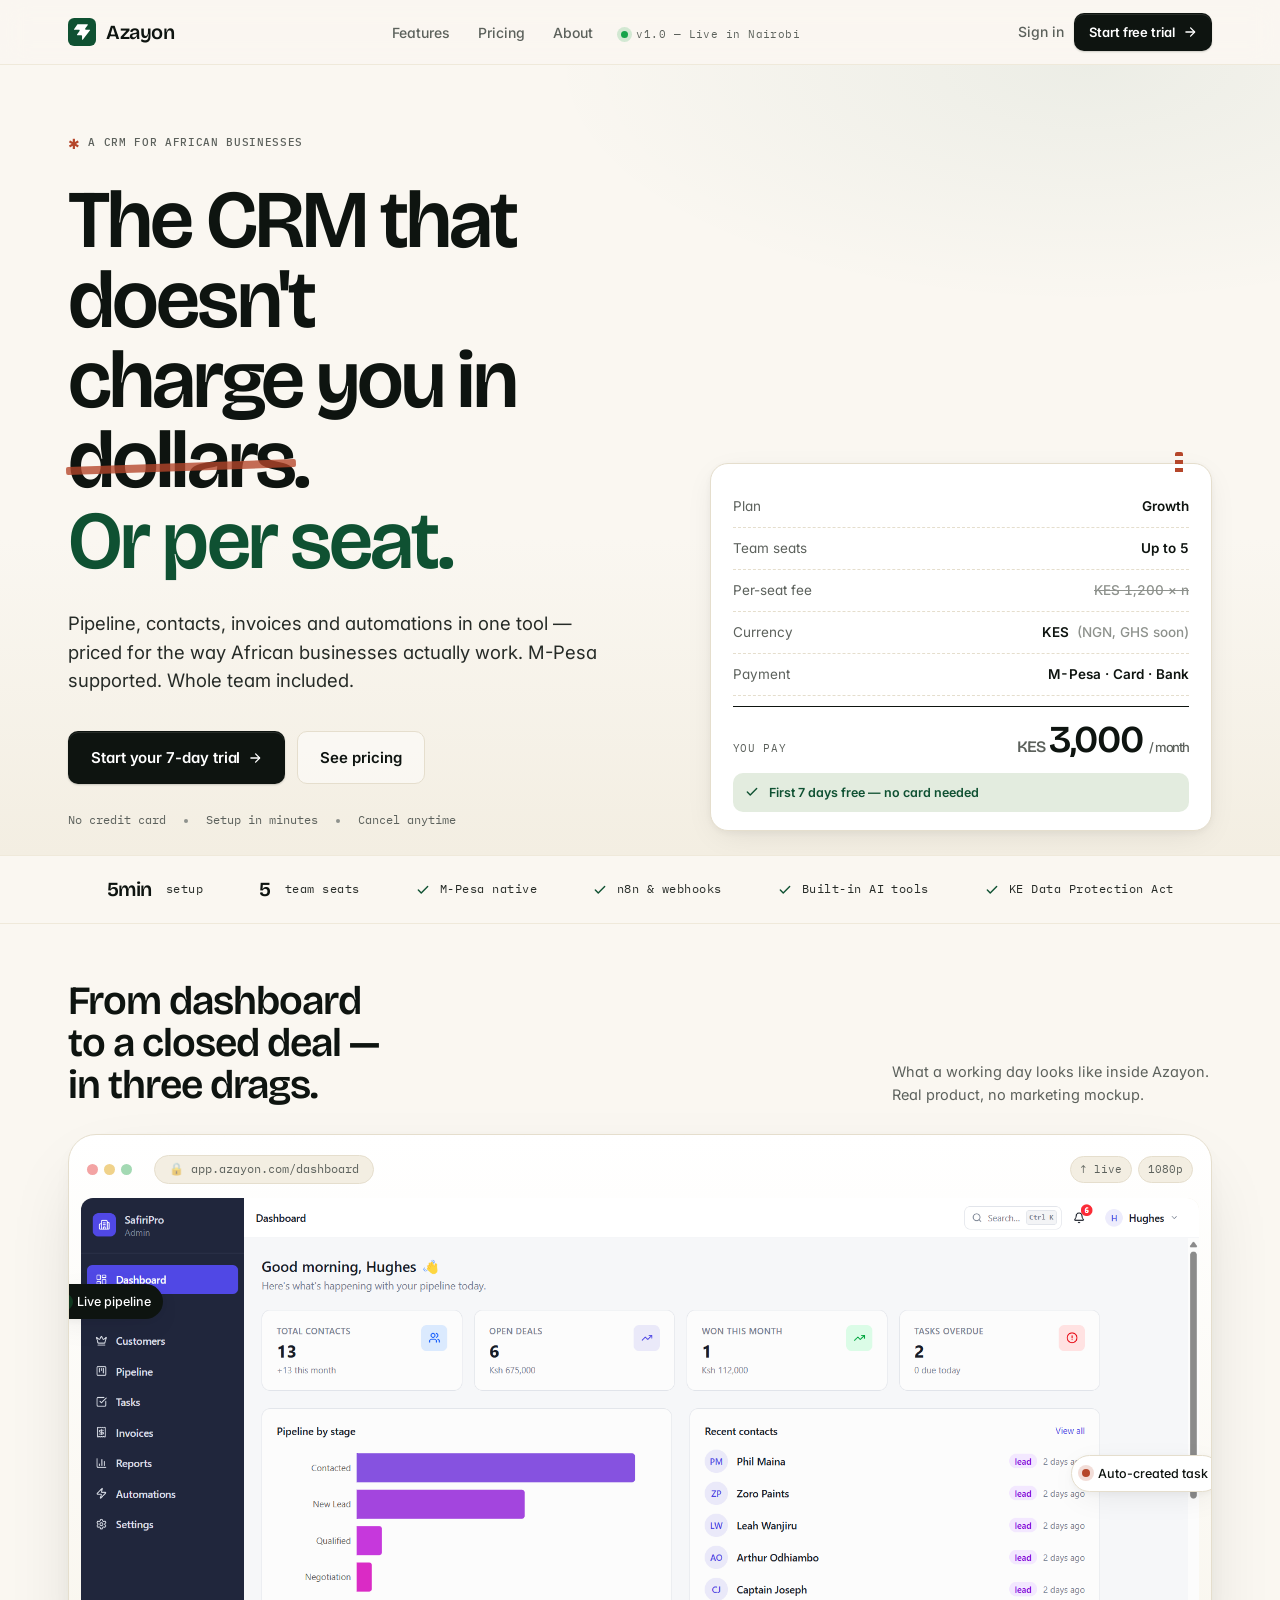
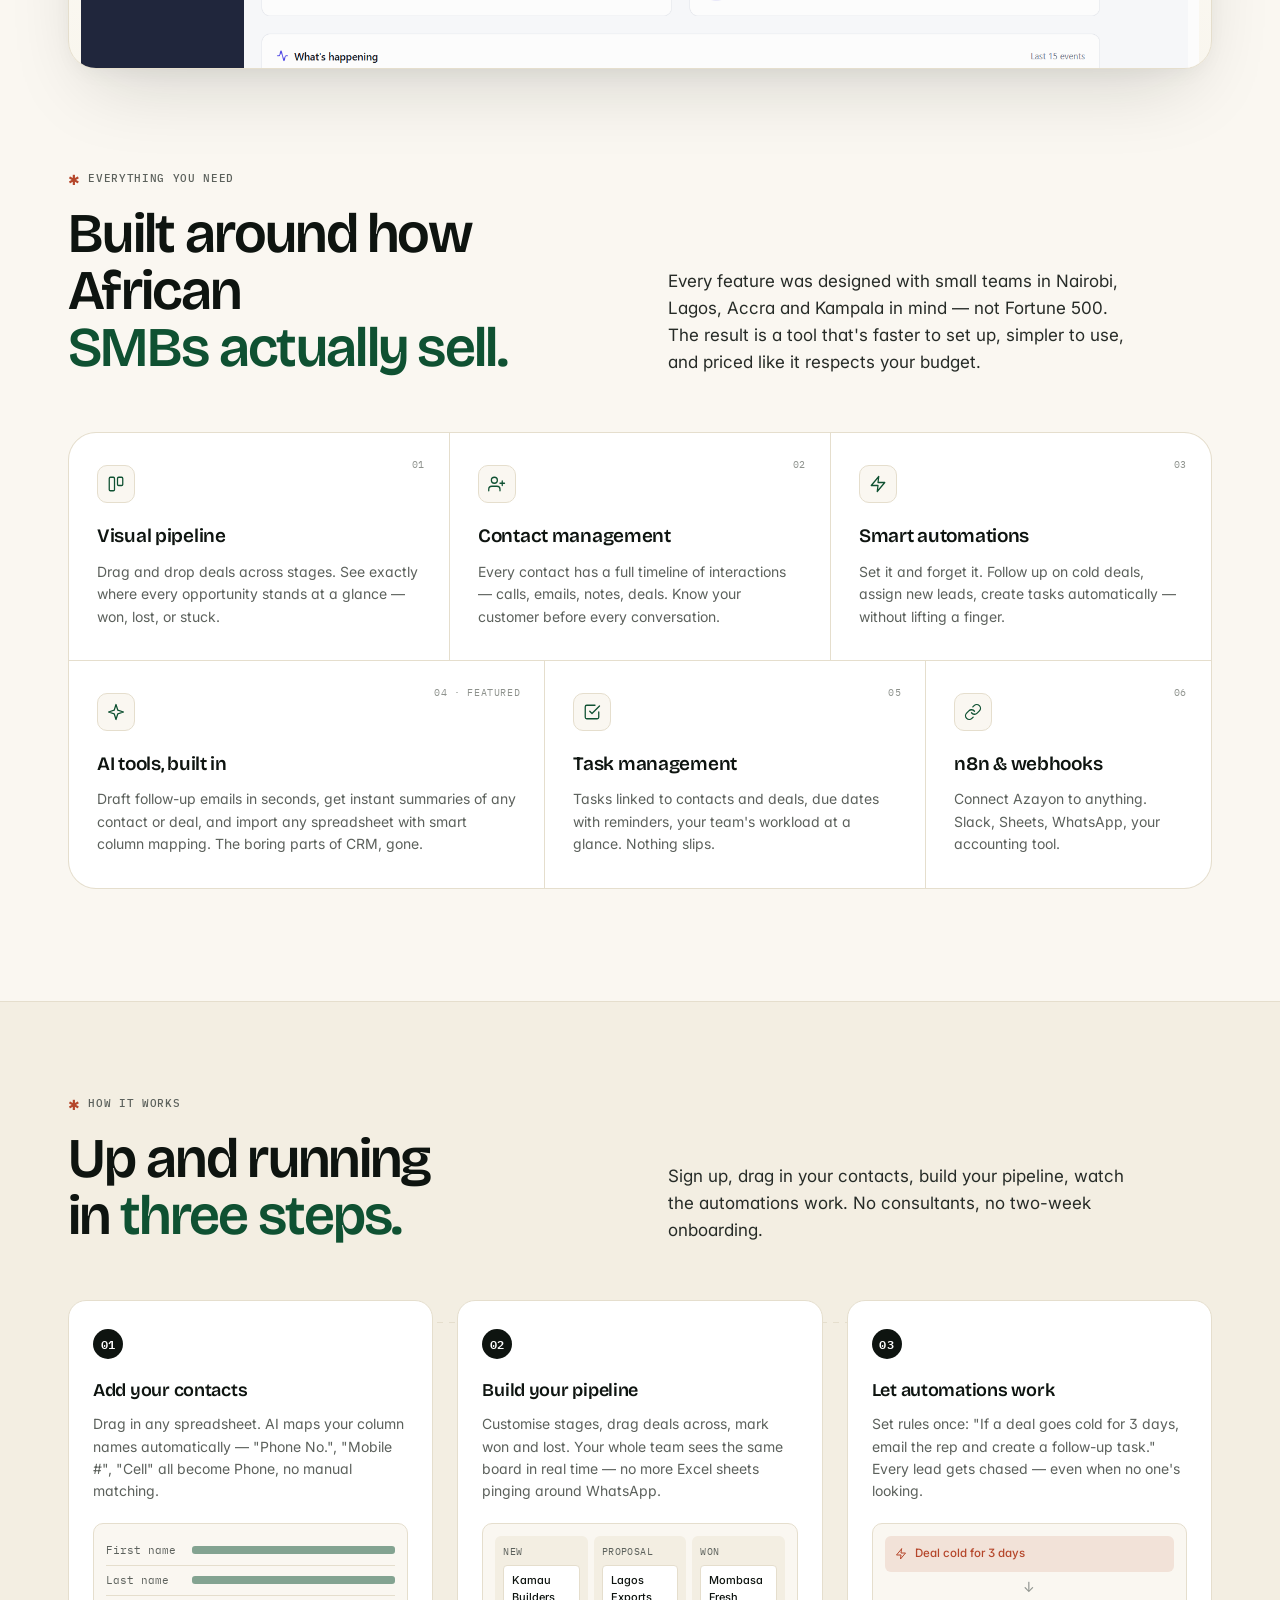
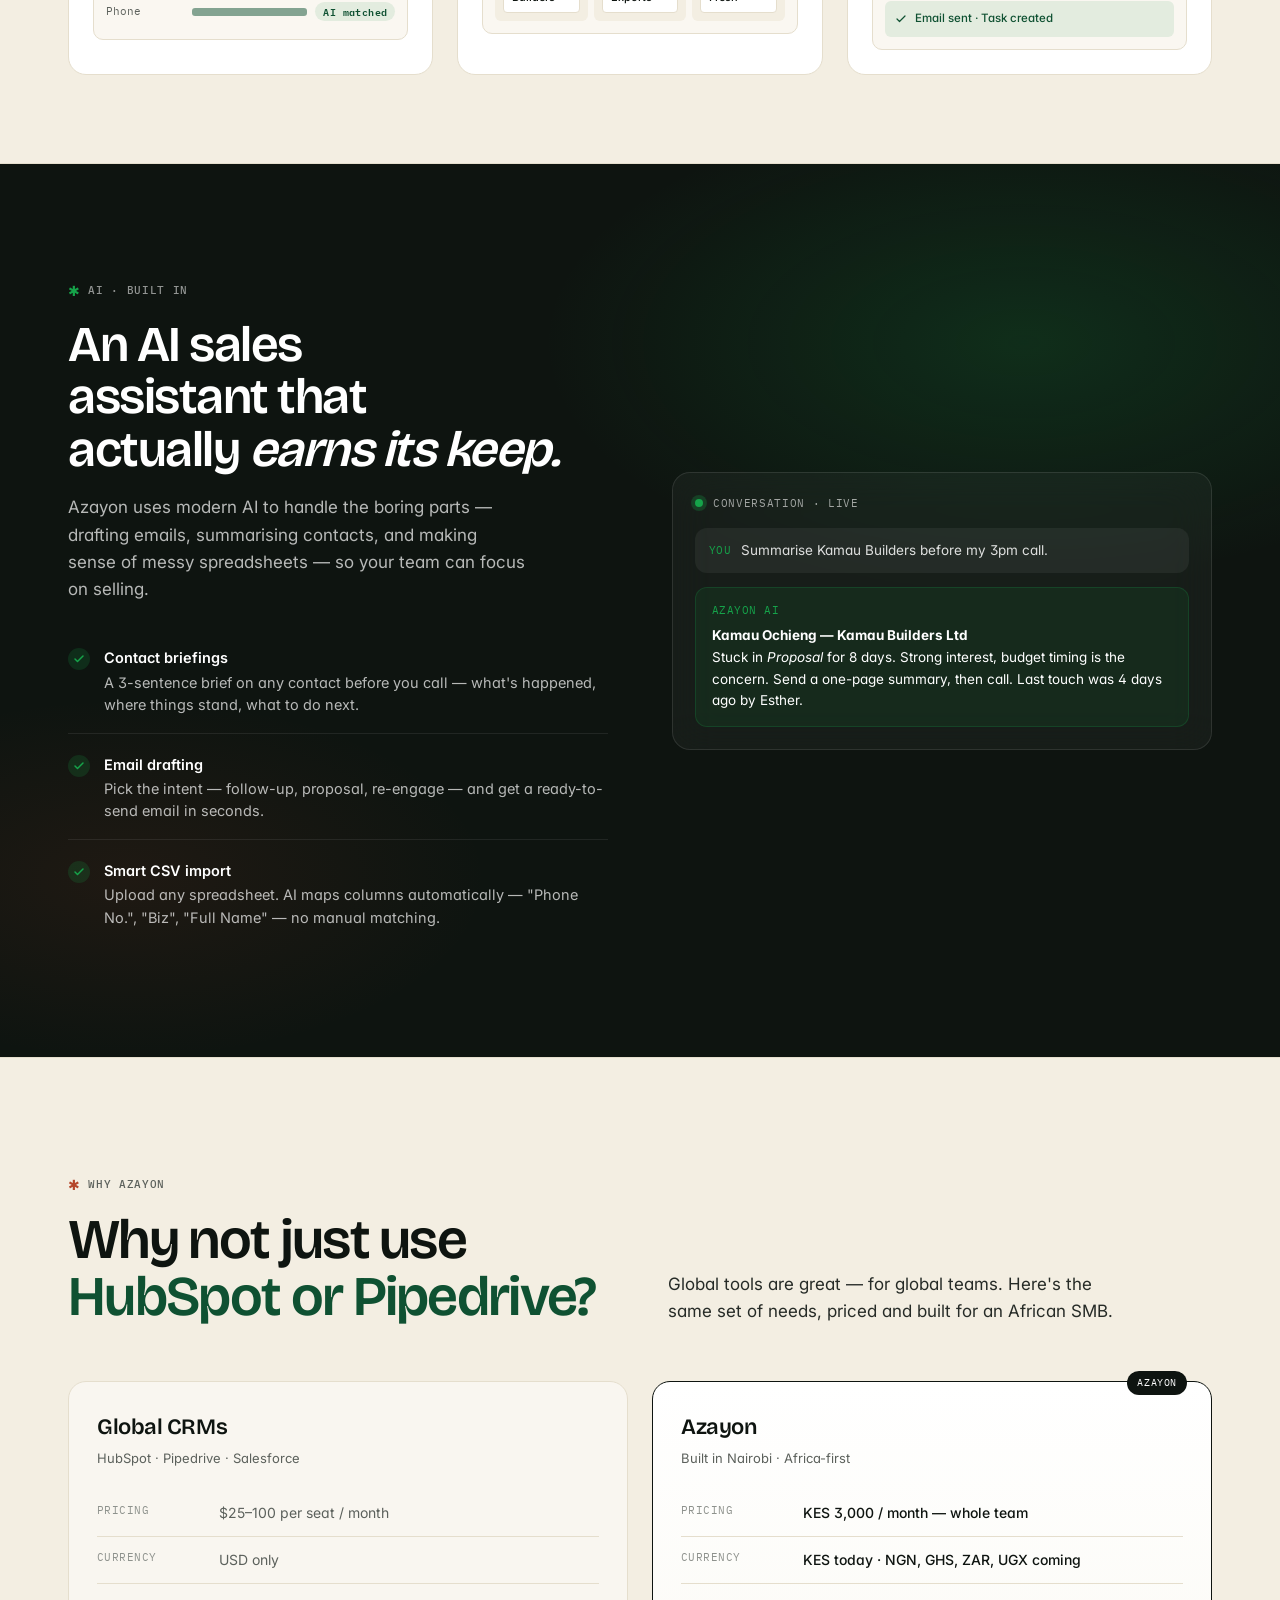
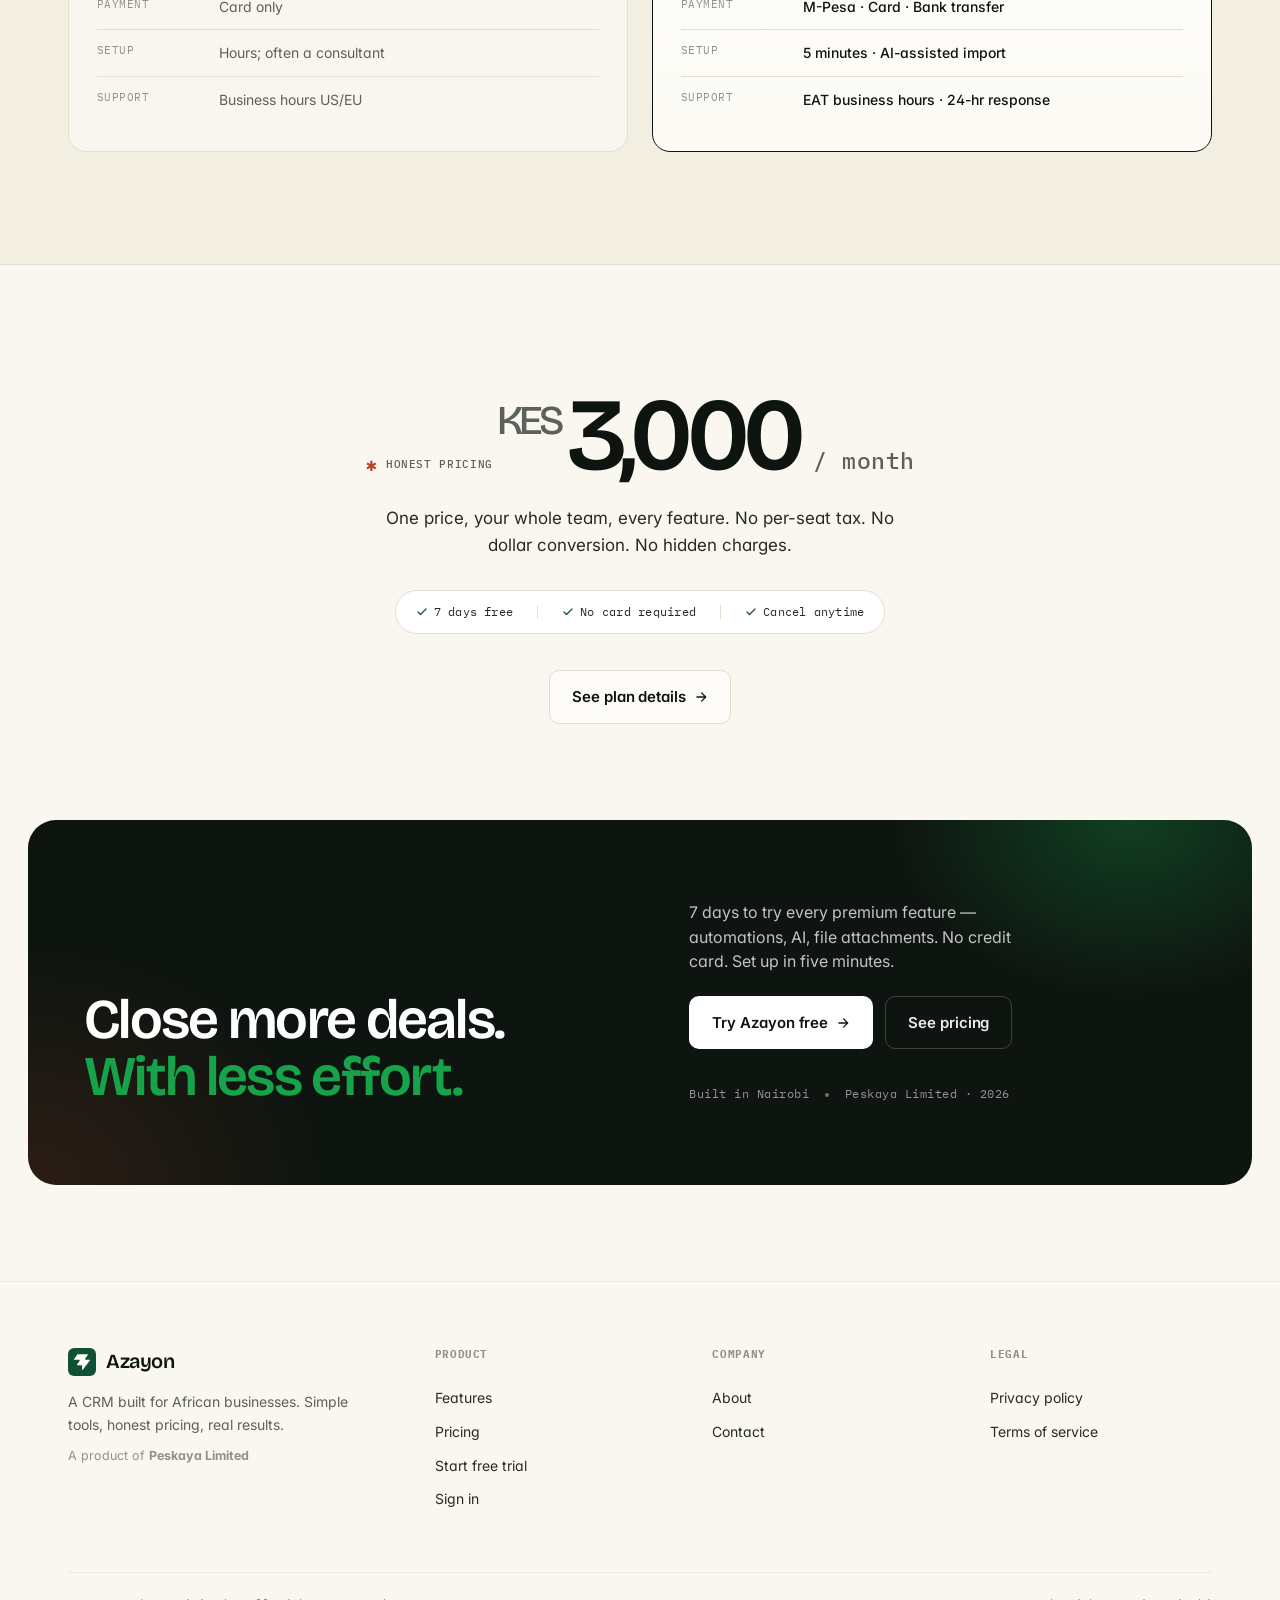
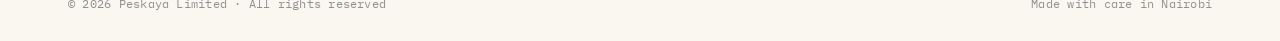
<file: index.html>
<!DOCTYPE html>
<html lang="en">
<head>
  <meta charset="UTF-8" />
  <meta name="viewport" content="width=device-width, initial-scale=1.0" />

  <!-- ─── Primary SEO ────────────────────────────────────────────────────── -->
  <title>Azayon — CRM built for African businesses | Pipeline, Invoices, Automations</title>
  <meta name="description" content="A CRM built for African SMBs. Manage contacts, close deals, automate follow-ups — in one simple tool priced for your market. KES 3,000/month for your whole team. 7-day free trial, no credit card." />
  <meta name="keywords" content="CRM Africa, CRM Kenya, sales CRM, M-Pesa CRM, small business CRM, pipeline management, sales automation, African SaaS, Nairobi CRM" />
  <meta name="author" content="Peskaya Limited" />
  <link rel="canonical" href="https://azayon.com/" />
  <meta name="robots" content="index, follow, max-image-preview:large, max-snippet:-1, max-video-preview:-1" />
  <meta name="theme-color" content="#0F5132" />

  <!-- ─── Open Graph ─────────────────────────────────────────────────────── -->
  <meta property="og:type" content="website" />
  <meta property="og:site_name" content="Azayon" />
  <meta property="og:title" content="Azayon — CRM built for African businesses" />
  <meta property="og:description" content="Manage contacts, close deals, automate follow-ups. KES 3,000/month for your whole team. 7-day free trial, no credit card." />
  <meta property="og:url" content="https://azayon.com/" />
  <meta property="og:locale" content="en_KE" />
  <meta property="og:image" content="https://azayon.com/og-image.png" />
  <meta property="og:image:width" content="1200" />
  <meta property="og:image:height" content="630" />
  <meta property="og:image:alt" content="Azayon — the CRM built for African small businesses" />

  <!-- ─── Twitter Card ───────────────────────────────────────────────────── -->
  <meta name="twitter:card" content="summary_large_image" />
  <meta name="twitter:title" content="Azayon — CRM built for African businesses" />
  <meta name="twitter:description" content="KES 3,000/month for your whole team. 7-day free trial, no credit card." />
  <meta name="twitter:image" content="https://azayon.com/og-image.png" />
  <meta name="twitter:image:alt" content="Azayon — the CRM built for African small businesses" />

  <!-- ─── Icons ──────────────────────────────────────────────────────────── -->
  <link rel="icon" type="image/svg+xml" href="/favicon.svg" />
  <link rel="apple-touch-icon" href="/apple-touch-icon.png" />

  <!-- ─── Structured data — Organization, WebSite, SoftwareApplication ──── -->
  <script type="application/ld+json">
  {
    "@context": "https://schema.org",
    "@type": "Organization",
    "name": "Azayon",
    "legalName": "Peskaya Limited",
    "url": "https://azayon.com/",
    "logo": "https://azayon.com/logo.png",
    "description": "Azayon is a CRM built for African small businesses — pipeline, invoices and automations in one simple tool.",
    "foundingDate": "2025",
    "foundingLocation": {
      "@type": "Place",
      "address": { "@type": "PostalAddress", "addressLocality": "Nairobi", "addressCountry": "KE" }
    },
    "contactPoint": [{
      "@type": "ContactPoint",
      "email": "hello@azayon.com",
      "contactType": "customer support",
      "areaServed": ["KE", "UG", "TZ", "RW", "NG", "GH", "ZA"],
      "availableLanguage": ["en"]
    }],
    "sameAs": []
  }
  </script>
  <script type="application/ld+json">
  {
    "@context": "https://schema.org",
    "@type": "WebSite",
    "name": "Azayon",
    "url": "https://azayon.com/",
    "inLanguage": "en",
    "publisher": { "@type": "Organization", "name": "Azayon", "url": "https://azayon.com/" }
  }
  </script>
  <script type="application/ld+json">
  {
    "@context": "https://schema.org",
    "@type": "SoftwareApplication",
    "name": "Azayon CRM",
    "applicationCategory": "BusinessApplication",
    "applicationSubCategory": "CRM",
    "operatingSystem": "Web, iOS, Android",
    "url": "https://azayon.com/",
    "description": "A CRM built for African SMBs — visual pipeline, contact management, smart automations, AI tools, task management and n8n integration.",
    "softwareVersion": "1.0",
    "publisher": { "@type": "Organization", "name": "Peskaya Limited", "url": "https://azayon.com/" },
    "featureList": [
      "Visual pipeline (Kanban)",
      "Contact management",
      "Smart automations",
      "AI tools (built in)",
      "Task management",
      "n8n integration",
      "Invoices & documents",
      "M-Pesa, card and bank-transfer payments via Paystack"
    ],
    "offers": [
      { "@type": "Offer", "name": "Growth (monthly)", "price": "3000", "priceCurrency": "KES", "availability": "https://schema.org/InStock", "url": "https://app.azayon.com/register" },
      { "@type": "Offer", "name": "Growth (annual)",  "price": "25000","priceCurrency": "KES", "availability": "https://schema.org/InStock", "url": "https://app.azayon.com/register" }
    ]
  }
  </script>

  <link rel="preconnect" href="https://fonts.googleapis.com" />
  <link rel="preconnect" href="https://fonts.gstatic.com" crossorigin />
  <link href="https://fonts.googleapis.com/css2?family=Bricolage+Grotesque:opsz,wght@12..96,400;12..96,500;12..96,600;12..96,700&family=IBM+Plex+Mono:wght@400;500&family=Inter:wght@400;500;600;700&display=swap" rel="stylesheet" />
  <link rel="stylesheet" href="/landing.css" />
</head>
<body>

<!-- ── Nav ───────────────────────────────────────────────────────────────── -->
<header class="nav">
  <div class="wrap nav-row">
    <a href="/" class="brand" aria-label="Azayon home">
      <span class="brand-mark" aria-hidden="true"></span>
      Azayon
    </a>
    <nav>
      <ul class="nav-links">
        <li><a href="/#features">Features</a></li>
        <li><a href="/pricing">Pricing</a></li>
        <li><a href="/about">About</a></li>
        <li><span class="live">v1.0 — Live in Nairobi</span></li>
      </ul>
    </nav>
    <div class="nav-cta">
      <a href="https://app.azayon.com/login" class="nav-login">Sign in</a>
      <a href="https://app.azayon.com/register" class="btn btn-primary btn-sm">
        Start free trial
        <svg class="arrow" viewBox="0 0 24 24" fill="none" stroke="currentColor" stroke-width="2.2" stroke-linecap="round" stroke-linejoin="round" aria-hidden="true"><path d="M5 12h14"/><path d="m13 5 7 7-7 7"/></svg>
      </a>
    </div>
    <button class="hamburger" id="hamburgerBtn" aria-label="Open menu" aria-controls="mobileNav" aria-expanded="false">
      <span></span><span></span><span></span>
    </button>
  </div>
  <div class="mobile-nav" id="mobileNav">
    <a href="/#features">Features</a>
    <a href="/pricing">Pricing</a>
    <a href="/about">About</a>
    <a href="https://app.azayon.com/login">Sign in</a>
    <a href="https://app.azayon.com/register" class="btn btn-primary">Start free trial</a>
  </div>
</header>

<!-- ── Hero ──────────────────────────────────────────────────────────────── -->
<section class="hero">
  <div class="wrap hero-grid">
    <div>
      <span class="eyebrow hero-eyebrow"><span class="star">✱</span> A CRM for African businesses</span>
      <h1>
        The CRM that doesn't<br/>
        charge you in <span class="strike">dollars</span>.<br/>
        <span class="accent">Or per seat.</span>
      </h1>
      <p class="hero-lede">
        Pipeline, contacts, invoices and automations in one tool — priced
        for the way African businesses actually work. M-Pesa supported.
        Whole team included.
      </p>
      <div class="hero-actions">
        <a href="https://app.azayon.com/register" class="btn btn-primary btn-lg">
          Start your 7-day trial
          <svg class="arrow" viewBox="0 0 24 24" fill="none" stroke="currentColor" stroke-width="2.2" stroke-linecap="round" stroke-linejoin="round" aria-hidden="true"><path d="M5 12h14"/><path d="m13 5 7 7-7 7"/></svg>
        </a>
        <a href="/pricing" class="btn btn-ghost btn-lg">See pricing</a>
      </div>
      <div class="hero-meta">
        <span>No credit card</span>
        <span class="dot"></span>
        <span>Setup in minutes</span>
        <span class="dot"></span>
        <span>Cancel anytime</span>
      </div>
    </div>

    <!-- A "receipt" card — makes the price tangible -->
    <aside class="hero-receipt" aria-label="Pricing summary">
      <div class="receipt-row">
        <span class="receipt-label">Plan</span>
        <span class="receipt-value">Growth</span>
      </div>
      <div class="receipt-row">
        <span class="receipt-label">Team seats</span>
        <span class="receipt-value">Up to 5</span>
      </div>
      <div class="receipt-row">
        <span class="receipt-label">Per-seat fee</span>
        <span class="receipt-value strike-old">KES 1,200 × n</span>
      </div>
      <div class="receipt-row">
        <span class="receipt-label">Currency</span>
        <span class="receipt-value">KES &nbsp;<span style="color:var(--ink-4);font-weight:500;">(NGN, GHS soon)</span></span>
      </div>
      <div class="receipt-row">
        <span class="receipt-label">Payment</span>
        <span class="receipt-value">M-Pesa · Card · Bank</span>
      </div>
      <div class="receipt-total">
        <span class="lbl">You pay</span>
        <span class="val"><span class="ccy">KES</span>3,000<span class="per">/ month</span></span>
      </div>
      <div class="receipt-foot">
        <svg viewBox="0 0 24 24" fill="none" stroke="currentColor" stroke-width="2.4" stroke-linecap="round" stroke-linejoin="round" aria-hidden="true"><polyline points="20 6 9 17 4 12"/></svg>
        First 7 days free — no card needed
      </div>
    </aside>
  </div>
</section>

<!-- ── Trust strip / quick proof ─────────────────────────────────────────── -->
<div class="marquee" aria-label="Why Azayon at a glance">
  <div class="wrap marquee-row">
    <span class="item"><span class="num">5min</span>setup</span>
    <span class="item"><span class="num">5</span>team seats</span>
    <span class="item">
      <svg viewBox="0 0 24 24" fill="none" stroke="currentColor" stroke-width="2.4" stroke-linecap="round" stroke-linejoin="round" aria-hidden="true"><polyline points="20 6 9 17 4 12"/></svg>
      M-Pesa native
    </span>
    <span class="item">
      <svg viewBox="0 0 24 24" fill="none" stroke="currentColor" stroke-width="2.4" stroke-linecap="round" stroke-linejoin="round" aria-hidden="true"><polyline points="20 6 9 17 4 12"/></svg>
      n8n &amp; webhooks
    </span>
    <span class="item">
      <svg viewBox="0 0 24 24" fill="none" stroke="currentColor" stroke-width="2.4" stroke-linecap="round" stroke-linejoin="round" aria-hidden="true"><polyline points="20 6 9 17 4 12"/></svg>
      Built-in AI tools
    </span>
    <span class="item">
      <svg viewBox="0 0 24 24" fill="none" stroke="currentColor" stroke-width="2.4" stroke-linecap="round" stroke-linejoin="round" aria-hidden="true"><polyline points="20 6 9 17 4 12"/></svg>
      KE Data Protection Act
    </span>
  </div>
</div>

<!-- ── Product showcase ─────────────────────────────────────────────────── -->
<section class="showcase">
  <div class="wrap">
    <div class="showcase-head">
      <h2>From dashboard<br/>to a closed deal —<br/>in three drags.</h2>
      <p>What a working day looks like inside Azayon. Real product, no marketing mockup.</p>
    </div>
    <div class="showcase-frame reveal">
      <div class="frame-bar" aria-hidden="true">
        <div class="frame-dots"><span></span><span></span><span></span></div>
        <div class="frame-url">app.azayon.com/dashboard</div>
        <div class="frame-tags"><span>↑ live</span><span>1080p</span></div>
      </div>
      <video
        class="showcase-media"
        autoplay muted loop playsinline
        preload="metadata"
        poster="/screenshots/dashboard.png"
        aria-label="Azayon walkthrough: opening the dashboard, switching to the pipeline view, and dragging a deal into the Won column"
      >
        <source src="/screenshots/dashboard.mp4" type="video/mp4" />
        <img src="/screenshots/dashboard.png" alt="Azayon dashboard and pipeline view" />
      </video>

      <span class="annot left"  aria-hidden="true"><span class="pip"></span> Live pipeline</span>
      <span class="annot right" aria-hidden="true"><span class="pip"></span> Auto-created task</span>
    </div>
  </div>
</section>

<!-- ── Features ──────────────────────────────────────────────────────────── -->
<section class="section" id="features" style="padding-top: 0;">
  <div class="wrap">
    <div class="section-head">
      <div>
        <span class="eyebrow"><span class="star">✱</span> Everything you need</span>
        <h2>Built around how African<br/><span class="accent">SMBs actually sell.</span></h2>
      </div>
      <p>Every feature was designed with small teams in Nairobi, Lagos, Accra and Kampala in mind — not Fortune 500. The result is a tool that's faster to set up, simpler to use, and priced like it respects your budget.</p>
    </div>

    <div class="features">
      <div class="feat feat-1 reveal">
        <span class="feat-tag">01</span>
        <span class="feat-icon">
          <svg viewBox="0 0 24 24" fill="none" stroke="currentColor" stroke-width="1.7" stroke-linecap="round" stroke-linejoin="round" aria-hidden="true"><rect x="3" y="3" width="7" height="18" rx="1.5"/><rect x="14" y="3" width="7" height="11" rx="1.5"/></svg>
        </span>
        <h3>Visual pipeline</h3>
        <p>Drag and drop deals across stages. See exactly where every opportunity stands at a glance — won, lost, or stuck.</p>
      </div>

      <div class="feat feat-2 reveal">
        <span class="feat-tag">02</span>
        <span class="feat-icon">
          <svg viewBox="0 0 24 24" fill="none" stroke="currentColor" stroke-width="1.7" stroke-linecap="round" stroke-linejoin="round" aria-hidden="true"><path d="M16 21v-2a4 4 0 0 0-4-4H5a4 4 0 0 0-4 4v2"/><circle cx="8.5" cy="7" r="4"/><path d="M22 11h-6"/><path d="M19 8v6"/></svg>
        </span>
        <h3>Contact management</h3>
        <p>Every contact has a full timeline of interactions — calls, emails, notes, deals. Know your customer before every conversation.</p>
      </div>

      <div class="feat feat-3 reveal">
        <span class="feat-tag">03</span>
        <span class="feat-icon">
          <svg viewBox="0 0 24 24" fill="none" stroke="currentColor" stroke-width="1.7" stroke-linecap="round" stroke-linejoin="round" aria-hidden="true"><polygon points="13 2 3 14 12 14 11 22 21 10 12 10 13 2"/></svg>
        </span>
        <h3>Smart automations</h3>
        <p>Set it and forget it. Follow up on cold deals, assign new leads, create tasks automatically — without lifting a finger.</p>
      </div>

      <div class="feat feat-4 reveal">
        <span class="feat-tag">04 · Featured</span>
        <span class="feat-icon">
          <svg viewBox="0 0 24 24" fill="none" stroke="currentColor" stroke-width="1.7" stroke-linecap="round" stroke-linejoin="round" aria-hidden="true"><path d="M12 2 14.4 9.6 22 12l-7.6 2.4L12 22l-2.4-7.6L2 12l7.6-2.4L12 2z"/></svg>
        </span>
        <h3>AI tools, built in</h3>
        <p>Draft follow-up emails in seconds, get instant summaries of any contact or deal, and import any spreadsheet with smart column mapping. The boring parts of CRM, gone.</p>
      </div>

      <div class="feat feat-5 reveal">
        <span class="feat-tag">05</span>
        <span class="feat-icon">
          <svg viewBox="0 0 24 24" fill="none" stroke="currentColor" stroke-width="1.7" stroke-linecap="round" stroke-linejoin="round" aria-hidden="true"><polyline points="9 11 12 14 22 4"/><path d="M21 12v7a2 2 0 0 1-2 2H5a2 2 0 0 1-2-2V5a2 2 0 0 1 2-2h11"/></svg>
        </span>
        <h3>Task management</h3>
        <p>Tasks linked to contacts and deals, due dates with reminders, your team's workload at a glance. Nothing slips.</p>
      </div>

      <div class="feat feat-6 reveal">
        <span class="feat-tag">06</span>
        <span class="feat-icon">
          <svg viewBox="0 0 24 24" fill="none" stroke="currentColor" stroke-width="1.7" stroke-linecap="round" stroke-linejoin="round" aria-hidden="true"><path d="M10 13a5 5 0 0 0 7.54.54l3-3a5 5 0 0 0-7.07-7.07l-1.72 1.72"/><path d="M14 11a5 5 0 0 0-7.54-.54l-3 3a5 5 0 0 0 7.07 7.07l1.72-1.72"/></svg>
        </span>
        <h3>n8n &amp; webhooks</h3>
        <p>Connect Azayon to anything. Slack, Sheets, WhatsApp, your accounting tool.</p>
      </div>
    </div>
  </div>
</section>

<!-- ── How it works ─────────────────────────────────────────────────────── -->
<section class="section tight" style="background: var(--bg-2); border-top: 1px solid var(--rule); border-bottom: 1px solid var(--rule);">
  <div class="wrap">
    <div class="section-head" style="grid-template-columns: 1fr 1fr;">
      <div>
        <span class="eyebrow"><span class="star">✱</span> How it works</span>
        <h2>Up and running<br/>in <span class="accent">three steps.</span></h2>
      </div>
      <p>Sign up, drag in your contacts, build your pipeline, watch the automations work. No consultants, no two-week onboarding.</p>
    </div>

    <div class="steps">
      <div class="step reveal">
        <span class="step-num">01</span>
        <h3>Add your contacts</h3>
        <p>Drag in any spreadsheet. AI maps your column names automatically — "Phone No.", "Mobile #", "Cell" all become Phone, no manual matching.</p>
        <div class="step-mock" aria-hidden="true">
          <div class="mock-row"><span class="mock-key">First name</span><span class="mock-bar fill"></span></div>
          <div class="mock-row"><span class="mock-key">Last name</span><span class="mock-bar fill"></span></div>
          <div class="mock-row"><span class="mock-key">Phone</span><span class="mock-bar fill"></span><span class="mock-pill">AI matched</span></div>
        </div>
      </div>

      <div class="step reveal">
        <span class="step-num">02</span>
        <h3>Build your pipeline</h3>
        <p>Customise stages, drag deals across, mark won and lost. Your whole team sees the same board in real time — no more Excel sheets pinging around WhatsApp.</p>
        <div class="step-mock" aria-hidden="true">
          <div class="mock-mini-pipe">
            <div class="mock-col">New<div class="mock-card">Kamau Builders</div></div>
            <div class="mock-col">Proposal<div class="mock-card">Lagos Exports</div></div>
            <div class="mock-col">Won<div class="mock-card">Mombasa Fresh</div></div>
          </div>
        </div>
      </div>

      <div class="step reveal">
        <span class="step-num">03</span>
        <h3>Let automations work</h3>
        <p>Set rules once: "If a deal goes cold for 3 days, email the rep and create a follow-up task." Every lead gets chased — even when no one's looking.</p>
        <div class="step-mock" aria-hidden="true">
          <div class="mock-trigger">
            <svg viewBox="0 0 24 24" fill="none" stroke="currentColor" stroke-width="2" stroke-linecap="round" stroke-linejoin="round" aria-hidden="true"><polygon points="13 2 3 14 12 14 11 22 21 10 12 10 13 2"/></svg>
            Deal cold for 3 days
          </div>
          <div class="mock-arrow">↓</div>
          <div class="mock-action">
            <svg viewBox="0 0 24 24" fill="none" stroke="currentColor" stroke-width="2.4" stroke-linecap="round" stroke-linejoin="round" aria-hidden="true"><polyline points="20 6 9 17 4 12"/></svg>
            Email sent · Task created
          </div>
        </div>
      </div>
    </div>
  </div>
</section>

<!-- ── AI section ───────────────────────────────────────────────────────── -->
<section class="section ai">
  <div class="wrap ai-grid">
    <div>
      <span class="eyebrow"><span class="star">✱</span> AI · Built in</span>
      <h2>An AI sales<br/>assistant that<br/>actually <em style="font-style:italic;">earns its keep.</em></h2>
      <p class="ai-lede">Azayon uses modern AI to handle the boring parts — drafting emails, summarising contacts, and making sense of messy spreadsheets — so your team can focus on selling.</p>

      <ul class="ai-list">
        <li>
          <span class="check">
            <svg viewBox="0 0 24 24" fill="none" stroke="currentColor" stroke-width="3" stroke-linecap="round" stroke-linejoin="round"><polyline points="20 6 9 17 4 12"/></svg>
          </span>
          <div><strong>Contact briefings</strong>A 3-sentence brief on any contact before you call — what's happened, where things stand, what to do next.</div>
        </li>
        <li>
          <span class="check">
            <svg viewBox="0 0 24 24" fill="none" stroke="currentColor" stroke-width="3" stroke-linecap="round" stroke-linejoin="round"><polyline points="20 6 9 17 4 12"/></svg>
          </span>
          <div><strong>Email drafting</strong>Pick the intent — follow-up, proposal, re-engage — and get a ready-to-send email in seconds.</div>
        </li>
        <li>
          <span class="check">
            <svg viewBox="0 0 24 24" fill="none" stroke="currentColor" stroke-width="3" stroke-linecap="round" stroke-linejoin="round"><polyline points="20 6 9 17 4 12"/></svg>
          </span>
          <div><strong>Smart CSV import</strong>Upload any spreadsheet. AI maps columns automatically — "Phone No.", "Biz", "Full Name" — no manual matching.</div>
        </li>
      </ul>
    </div>

    <div class="ai-card reveal" aria-hidden="true">
      <div class="ai-card-head"><span class="pip"></span> Conversation · Live</div>
      <div class="ai-prompt">
        <span class="you">YOU</span>
        <span>Summarise Kamau Builders before my 3pm call.</span>
      </div>
      <div class="ai-reply">
        <span class="who">AZAYON AI</span>
        <strong>Kamau Ochieng — Kamau Builders Ltd</strong><br/>
        Stuck in <em style="font-style:italic;">Proposal</em> for 8 days. Strong interest, budget timing is the concern. Send a one-page summary, then call. Last touch was 4 days ago by Esther.
      </div>
    </div>
  </div>
</section>

<!-- ── Compare ───────────────────────────────────────────────────────────── -->
<section class="section compare">
  <div class="wrap">
    <div class="section-head">
      <div>
        <span class="eyebrow"><span class="star">✱</span> Why Azayon</span>
        <h2>Why not just use<br/><span class="accent">HubSpot or Pipedrive?</span></h2>
      </div>
      <p>Global tools are great — for global teams. Here's the same set of needs, priced and built for an African SMB.</p>
    </div>

    <div class="compare-grid">
      <div class="compare-card them">
        <h3>Global CRMs</h3>
        <p class="who">HubSpot · Pipedrive · Salesforce</p>
        <ul>
          <li><span class="k">Pricing</span><span class="v">$25–100 per seat / month</span></li>
          <li><span class="k">Currency</span><span class="v">USD only</span></li>
          <li><span class="k">Payment</span><span class="v">Card only</span></li>
          <li><span class="k">Setup</span><span class="v">Hours; often a consultant</span></li>
          <li><span class="k">Support</span><span class="v">Business hours US/EU</span></li>
        </ul>
      </div>
      <div class="compare-card us">
        <h3>Azayon</h3>
        <p class="who">Built in Nairobi · Africa-first</p>
        <ul>
          <li><span class="k">Pricing</span><span class="v">KES 3,000 / month — whole team</span></li>
          <li><span class="k">Currency</span><span class="v">KES today · NGN, GHS, ZAR, UGX coming</span></li>
          <li><span class="k">Payment</span><span class="v">M-Pesa · Card · Bank transfer</span></li>
          <li><span class="k">Setup</span><span class="v">5 minutes · AI-assisted import</span></li>
          <li><span class="k">Support</span><span class="v">EAT business hours · 24-hr response</span></li>
        </ul>
      </div>
    </div>
  </div>
</section>

<!-- ── Pricing teaser ───────────────────────────────────────────────────── -->
<section class="pricing-teaser">
  <div class="wrap-sm">
    <span class="eyebrow"><span class="star">✱</span> Honest pricing</span>
    <div class="price"><span class="ccy">KES</span>3,000<span class="per">/ month</span></div>
    <p class="lede">One price, your whole team, every feature. No per-seat tax. No dollar conversion. No hidden charges.</p>

    <div class="pillrow">
      <span class="p"><svg viewBox="0 0 24 24" fill="none" stroke="currentColor" stroke-width="2.4" stroke-linecap="round" stroke-linejoin="round"><polyline points="20 6 9 17 4 12"/></svg> 7 days free</span>
      <span class="sep"></span>
      <span class="p"><svg viewBox="0 0 24 24" fill="none" stroke="currentColor" stroke-width="2.4" stroke-linecap="round" stroke-linejoin="round"><polyline points="20 6 9 17 4 12"/></svg> No card required</span>
      <span class="sep"></span>
      <span class="p"><svg viewBox="0 0 24 24" fill="none" stroke="currentColor" stroke-width="2.4" stroke-linecap="round" stroke-linejoin="round"><polyline points="20 6 9 17 4 12"/></svg> Cancel anytime</span>
    </div>
    <div>
      <a href="/pricing" class="btn btn-ghost btn-lg">See plan details
        <svg class="arrow" viewBox="0 0 24 24" fill="none" stroke="currentColor" stroke-width="2.2" stroke-linecap="round" stroke-linejoin="round" aria-hidden="true"><path d="M5 12h14"/><path d="m13 5 7 7-7 7"/></svg>
      </a>
    </div>
  </div>
</section>

<!-- ── Final CTA ────────────────────────────────────────────────────────── -->
<section class="cta">
  <div class="cta-grid">
    <h2>Close more deals.<br/><span class="accent">With less effort.</span></h2>
    <div class="cta-side">
      <p>7 days to try every premium feature — automations, AI, file attachments. No credit card. Set up in five minutes.</p>
      <div class="cta-actions">
        <a href="https://app.azayon.com/register" class="btn btn-light btn-lg">
          Try Azayon free
          <svg class="arrow" viewBox="0 0 24 24" fill="none" stroke="currentColor" stroke-width="2.2" stroke-linecap="round" stroke-linejoin="round"><path d="M5 12h14"/><path d="m13 5 7 7-7 7"/></svg>
        </a>
        <a href="/pricing" class="btn btn-outline-light btn-lg">See pricing</a>
      </div>
      <div class="cta-meta">
        <span>Built in Nairobi</span>
        <span class="dot"></span>
        <span>Peskaya Limited · 2026</span>
      </div>
    </div>
  </div>
</section>

<!-- ── Footer ───────────────────────────────────────────────────────────── -->
<footer class="foot">
  <div class="wrap">
    <div class="foot-row">
      <div class="foot-brand">
        <a href="/" class="brand"><span class="brand-mark" aria-hidden="true"></span>Azayon</a>
        <p>A CRM built for African businesses. Simple tools, honest pricing, real results.</p>
        <p class="pesk">A product of <strong>Peskaya Limited</strong></p>
      </div>
      <div class="foot-col">
        <h4>Product</h4>
        <a href="/#features">Features</a>
        <a href="/pricing">Pricing</a>
        <a href="https://app.azayon.com/register">Start free trial</a>
        <a href="https://app.azayon.com/login">Sign in</a>
      </div>
      <div class="foot-col">
        <h4>Company</h4>
        <a href="/about">About</a>
        <a href="mailto:hello@azayon.com">Contact</a>
      </div>
      <div class="foot-col">
        <h4>Legal</h4>
        <a href="/privacy">Privacy policy</a>
        <a href="/terms">Terms of service</a>
      </div>
    </div>
    <div class="foot-bottom">
      <span>© 2026 Peskaya Limited · All rights reserved</span>
      <span class="made">Made with care in Nairobi</span>
    </div>
  </div>
</footer>

<script>
  // Mobile nav toggle. Tracks aria-expanded for screen readers.
  const hamburger = document.getElementById('hamburgerBtn');
  const mobileNav = document.getElementById('mobileNav');
  hamburger?.addEventListener('click', () => {
    const isOpen = mobileNav.classList.toggle('open');
    hamburger.setAttribute('aria-expanded', isOpen ? 'true' : 'false');
    hamburger.setAttribute('aria-label', isOpen ? 'Close menu' : 'Open menu');
  });

  // Reveal-on-scroll. Skipped for users who prefer reduced motion.
  if (!window.matchMedia('(prefers-reduced-motion: reduce)').matches) {
    const io = new IntersectionObserver((entries) => {
      entries.forEach(e => {
        if (e.isIntersecting) {
          e.target.classList.add('in');
          io.unobserve(e.target);
        }
      });
    }, { threshold: 0.12 });
    document.querySelectorAll('.reveal').forEach(el => io.observe(el));
  } else {
    document.querySelectorAll('.reveal').forEach(el => el.classList.add('in'));
  }
</script>

</body>
</html>
</file>
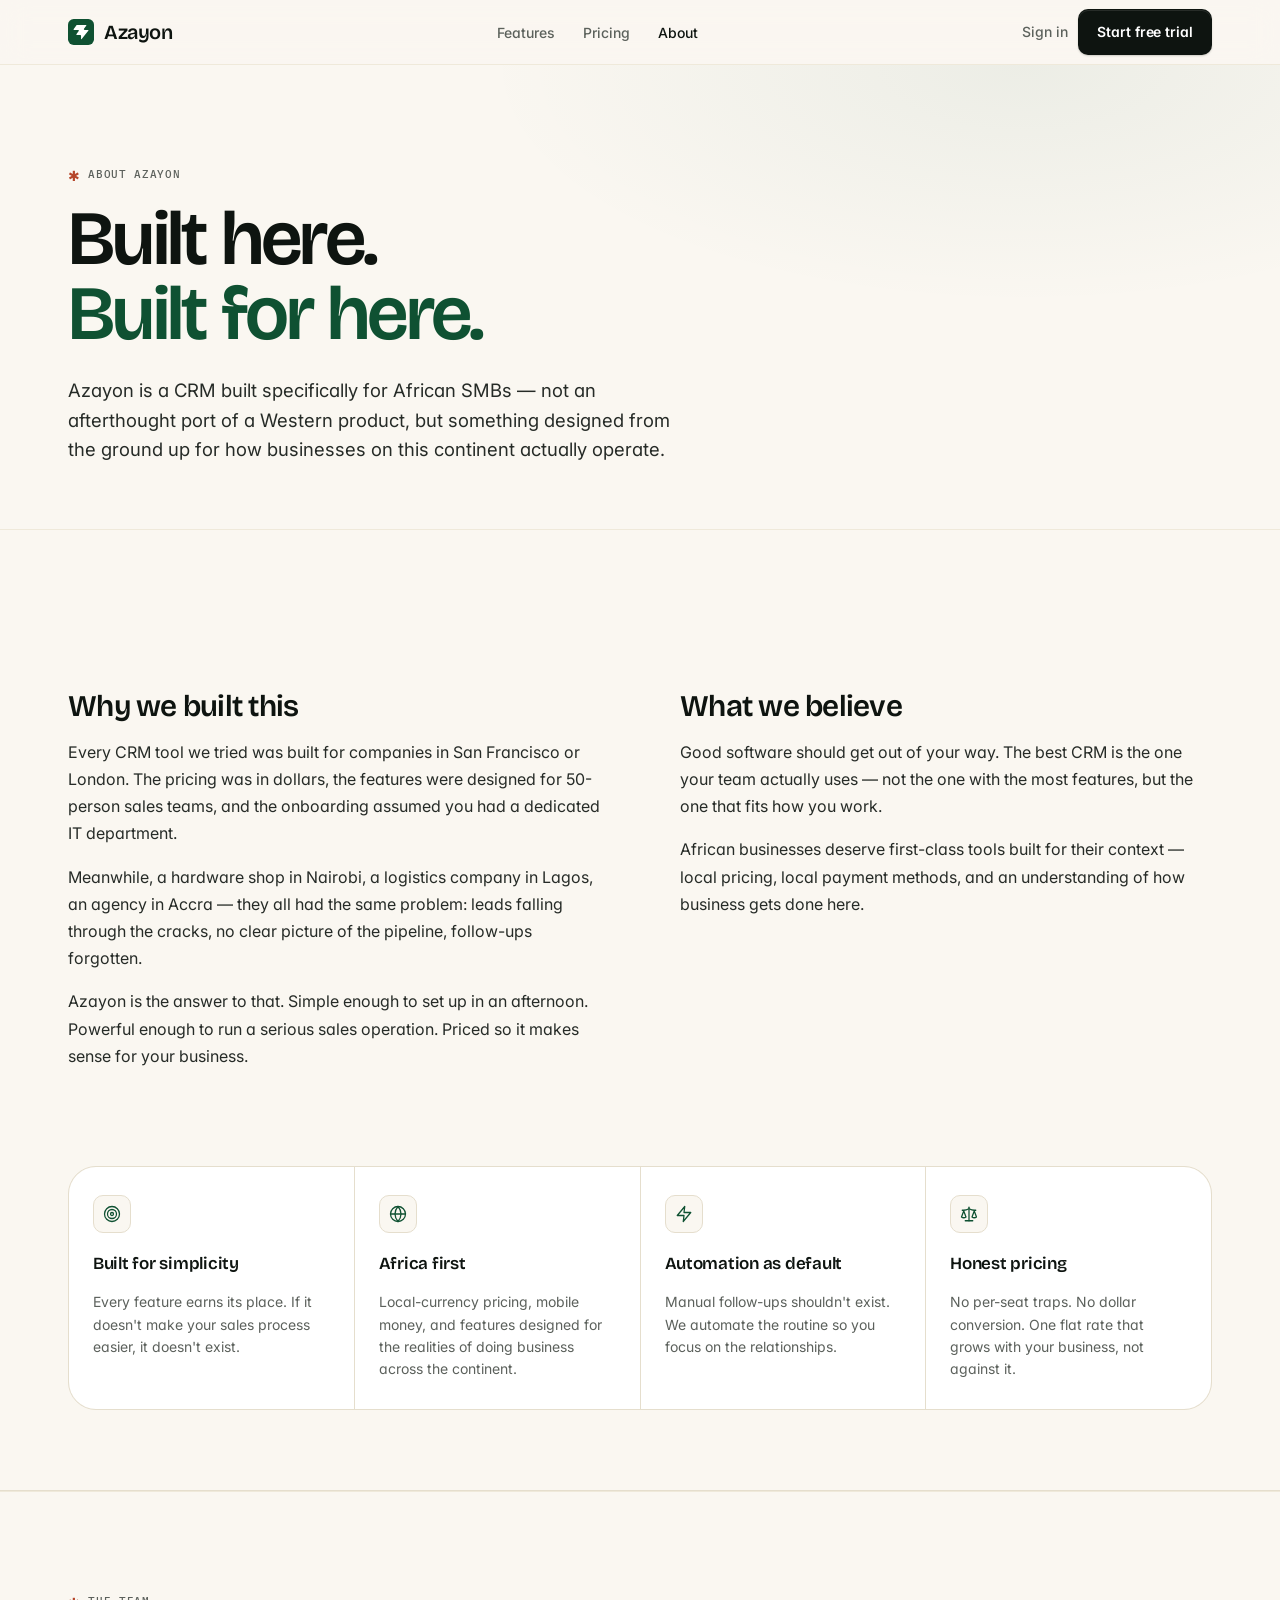
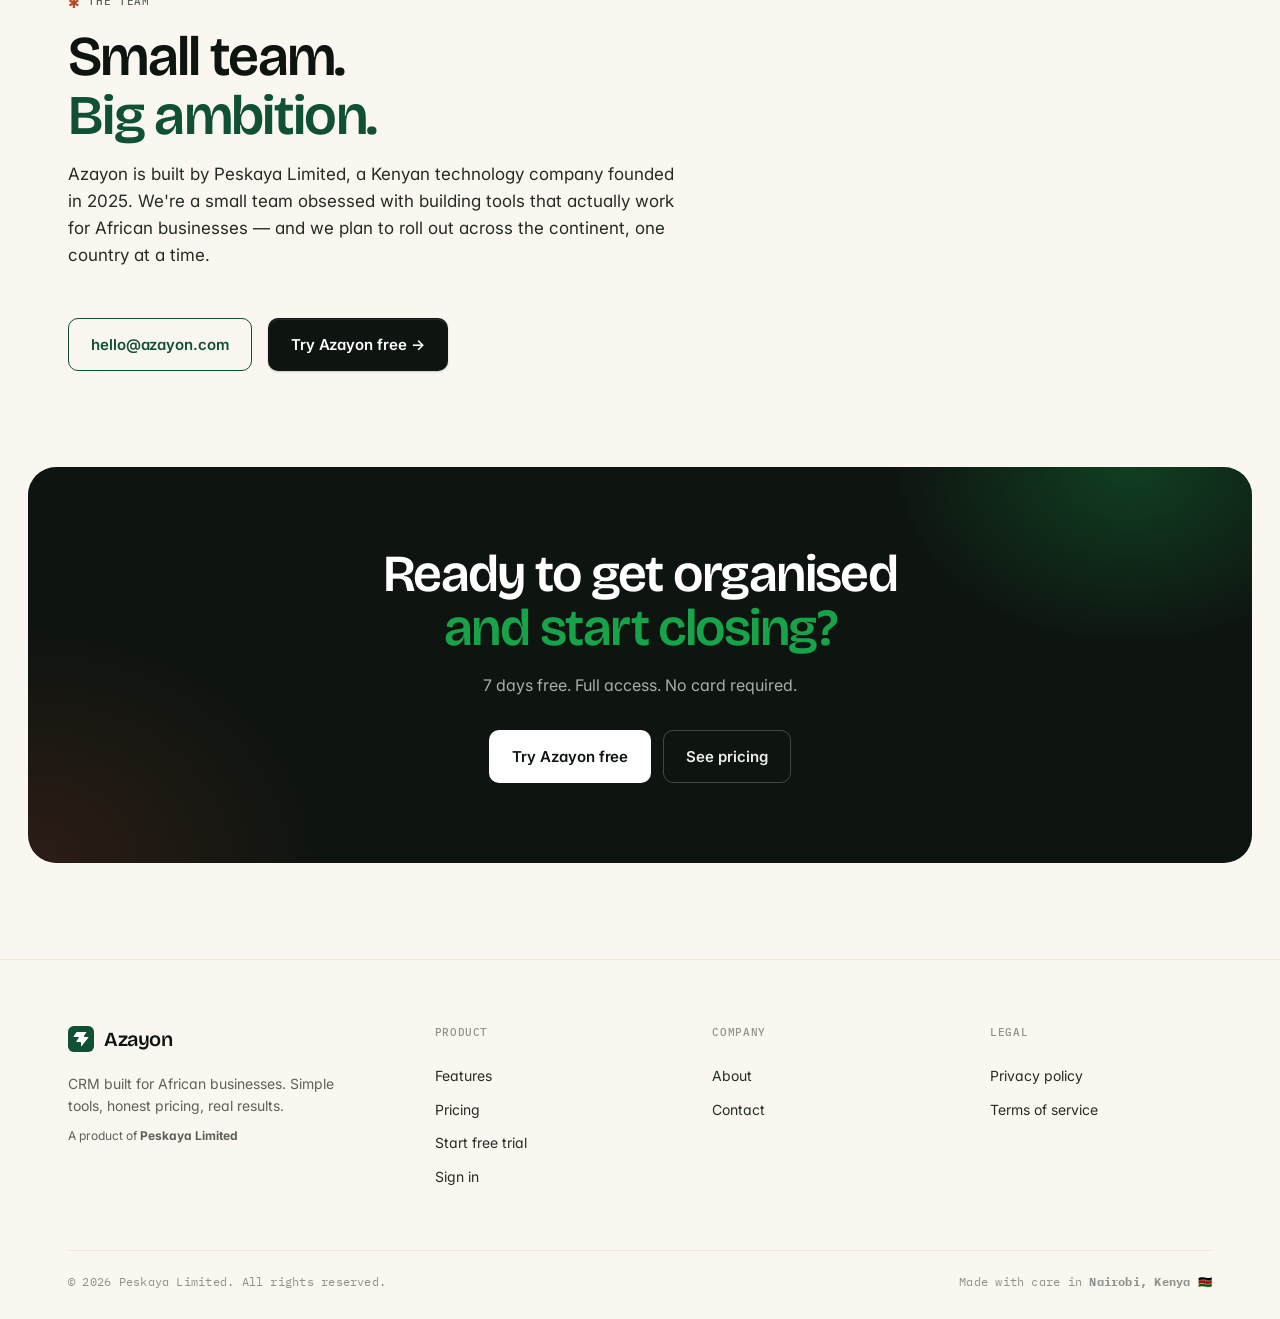
<file: about.html>
<!DOCTYPE html>
<html lang="en">
<head>
  <meta charset="UTF-8" />
  <meta name="viewport" content="width=device-width, initial-scale=1.0" />

  <!-- ─── Primary SEO ────────────────────────────────────────────────────── -->
  <title>About Azayon — A CRM built in Nairobi for African businesses</title>
  <meta name="description" content="Azayon is built by Peskaya Limited, a Kenyan technology company. We make a CRM designed from the ground up for African SMBs — local pricing, local payments, real understanding of how business gets done here." />
  <meta name="author" content="Peskaya Limited" />
  <link rel="canonical" href="https://azayon.com/about" />
  <meta name="robots" content="index, follow, max-image-preview:large" />
  <meta name="theme-color" content="#0F5132" />

  <meta property="og:type" content="website" />
  <meta property="og:site_name" content="Azayon" />
  <meta property="og:title" content="About Azayon — Built in Nairobi for African businesses" />
  <meta property="og:description" content="We build software that gets out of your way. African businesses deserve first-class tools built for their context." />
  <meta property="og:url" content="https://azayon.com/about" />
  <meta property="og:locale" content="en_KE" />
  <meta property="og:image" content="https://azayon.com/og-image.png" />
  <meta property="og:image:width" content="1200" />
  <meta property="og:image:height" content="630" />

  <meta name="twitter:card" content="summary_large_image" />
  <meta name="twitter:title" content="About Azayon" />
  <meta name="twitter:description" content="A CRM built in Nairobi for African SMBs." />
  <meta name="twitter:image" content="https://azayon.com/og-image.png" />

  <link rel="icon" type="image/svg+xml" href="/favicon.svg" />
  <link rel="apple-touch-icon" href="/apple-touch-icon.png" />

  <link rel="preconnect" href="https://fonts.googleapis.com" />
  <link rel="preconnect" href="https://fonts.gstatic.com" crossorigin />
  <link href="https://fonts.googleapis.com/css2?family=Bricolage+Grotesque:opsz,wght@12..96,400;12..96,500;12..96,600;12..96,700&family=IBM+Plex+Mono:wght@400;500&family=Inter:wght@400;500;600;700&display=swap" rel="stylesheet" />
  <link rel="stylesheet" href="/styles.css" />
</head>
<body>

<!-- ── Navigation ── -->
<nav>
  <div class="container">
    <div class="nav-inner">
      <a href="/" class="logo">Aza<span>yon</span></a>
      <ul class="nav-links">
        <li><a href="/#features">Features</a></li>
        <li><a href="/pricing">Pricing</a></li>
        <li><a href="/about" aria-current="page">About</a></li>
      </ul>
      <div class="nav-cta">
        <a href="https://app.azayon.com/login" class="nav-login">Sign in</a>
        <a href="https://app.azayon.com/register" class="btn btn-primary">Start free trial</a>
      </div>
      <button class="hamburger" id="hamburgerBtn" aria-label="Open menu" aria-controls="mobileNav" aria-expanded="false">
        <span></span><span></span><span></span>
      </button>
    </div>
  </div>
  <div class="mobile-nav" id="mobileNav">
    <a href="/#features">Features</a>
    <a href="/pricing">Pricing</a>
    <a href="/about">About</a>
    <a href="https://app.azayon.com/login">Sign in</a>
    <a href="https://app.azayon.com/register" class="btn btn-primary">Start free trial</a>
  </div>
</nav>

<section class="about-hero">
  <div class="container">
    <div class="section-label">About Azayon</div>
    <h1>Built here.<br/><em>Built for here.</em></h1>
    <p>Azayon is a CRM built specifically for African SMBs — not an afterthought port of a Western product, but something designed from the ground up for how businesses on this continent actually operate.</p>
  </div>
</section>

<section style="padding:80px 0;border-bottom:1px solid var(--border)">
  <div class="container">
    <div class="about-grid">
      <div class="about-text">
        <h2>Why we built this</h2>
        <p>Every CRM tool we tried was built for companies in San Francisco or London. The pricing was in dollars, the features were designed for 50-person sales teams, and the onboarding assumed you had a dedicated IT department.</p>
        <p>Meanwhile, a hardware shop in Nairobi, a logistics company in Lagos, an agency in Accra — they all had the same problem: leads falling through the cracks, no clear picture of the pipeline, follow-ups forgotten.</p>
        <p>Azayon is the answer to that. Simple enough to set up in an afternoon. Powerful enough to run a serious sales operation. Priced so it makes sense for your business.</p>
      </div>
      <div>
        <div class="about-text">
          <h2>What we believe</h2>
          <p>Good software should get out of your way. The best CRM is the one your team actually uses — not the one with the most features, but the one that fits how you work.</p>
          <p>African businesses deserve first-class tools built for their context — local pricing, local payment methods, and an understanding of how business gets done here.</p>
        </div>
      </div>
    </div>

    <div class="values-grid">
      <div class="value-card">
        <div class="value-icon" aria-hidden="true">
          <svg viewBox="0 0 24 24" fill="none" stroke="currentColor" stroke-width="1.7" stroke-linecap="round" stroke-linejoin="round"><circle cx="12" cy="12" r="10"/><circle cx="12" cy="12" r="6"/><circle cx="12" cy="12" r="2"/></svg>
        </div>
        <h3>Built for simplicity</h3>
        <p>Every feature earns its place. If it doesn't make your sales process easier, it doesn't exist.</p>
      </div>
      <div class="value-card">
        <div class="value-icon" aria-hidden="true">
          <svg viewBox="0 0 24 24" fill="none" stroke="currentColor" stroke-width="1.7" stroke-linecap="round" stroke-linejoin="round"><circle cx="12" cy="12" r="10"/><path d="M2 12h20"/><path d="M12 2a15.3 15.3 0 0 1 4 10 15.3 15.3 0 0 1-4 10 15.3 15.3 0 0 1-4-10 15.3 15.3 0 0 1 4-10z"/></svg>
        </div>
        <h3>Africa first</h3>
        <p>Local-currency pricing, mobile money, and features designed for the realities of doing business across the continent.</p>
      </div>
      <div class="value-card">
        <div class="value-icon" aria-hidden="true">
          <svg viewBox="0 0 24 24" fill="none" stroke="currentColor" stroke-width="1.7" stroke-linecap="round" stroke-linejoin="round"><polygon points="13 2 3 14 12 14 11 22 21 10 12 10 13 2"/></svg>
        </div>
        <h3>Automation as default</h3>
        <p>Manual follow-ups shouldn't exist. We automate the routine so you focus on the relationships.</p>
      </div>
      <div class="value-card">
        <div class="value-icon" aria-hidden="true">
          <svg viewBox="0 0 24 24" fill="none" stroke="currentColor" stroke-width="1.7" stroke-linecap="round" stroke-linejoin="round"><path d="m16 16 3-8 3 8c-.87.65-1.92 1-3 1s-2.13-.35-3-1Z"/><path d="m2 16 3-8 3 8c-.87.65-1.92 1-3 1s-2.13-.35-3-1Z"/><path d="M7 21h10"/><path d="M12 3v18"/><path d="M3 7h2c2 0 5-1 7-2 2 1 5 2 7 2h2"/></svg>
        </div>
        <h3>Honest pricing</h3>
        <p>No per-seat traps. No dollar conversion. One flat rate that grows with your business, not against it.</p>
      </div>
    </div>
  </div>
</section>

<section class="team-section">
  <div class="container">
    <div class="section-label">The team</div>
    <h2 class="section-title">Small team.<br/><em>Big ambition.</em></h2>
    <p class="section-sub" style="margin-top:16px;margin-bottom:48px">Azayon is built by Peskaya Limited, a Kenyan technology company founded in 2025. We're a small team obsessed with building tools that actually work for African businesses — and we plan to roll out across the continent, one country at a time.</p>
    <div style="display:flex;gap:16px;flex-wrap:wrap">
      <a href="mailto:hello@azayon.com" class="btn btn-outline btn-lg">hello@azayon.com</a>
      <a href="https://app.azayon.com/register" class="btn btn-primary btn-lg">Try Azayon free →</a>
    </div>
  </div>
</section>

<div class="cta-banner">
  <h2>Ready to get organised<br/><em>and start closing?</em></h2>
  <p>7 days free. Full access. No card required.</p>
  <div class="actions">
    <a href="https://app.azayon.com/register" class="btn btn-white btn-lg">Try Azayon free</a>
    <a href="/pricing" class="btn btn-dark-outline btn-lg">See pricing</a>
  </div>
</div>

<!-- ── Footer ── -->
<footer>
  <div class="container">
    <div class="footer-inner">
      <div class="footer-brand">
        <a href="/" class="logo">Aza<span>yon</span></a>
        <p>CRM built for African businesses. Simple tools, honest pricing, real results.</p>
        <p style="margin-top:8px;font-size:12px;">A product of <strong>Peskaya Limited</strong></p>
      </div>
      <div class="footer-col">
        <h4>Product</h4>
        <a href="/#features">Features</a>
        <a href="/pricing">Pricing</a>
        <a href="https://app.azayon.com/register">Start free trial</a>
        <a href="https://app.azayon.com/login">Sign in</a>
      </div>
      <div class="footer-col">
        <h4>Company</h4>
        <a href="/about">About</a>
        <a href="mailto:hello@azayon.com">Contact</a>
      </div>
      <div class="footer-col">
        <h4>Legal</h4>
        <a href="/privacy">Privacy policy</a>
        <a href="/terms">Terms of service</a>
      </div>
    </div>
    <div class="footer-bottom">
      <p>© 2026 Peskaya Limited. All rights reserved.</p>
      <p>Made with care in <strong>Nairobi, Kenya <span aria-label="Kenya flag">🇰🇪</span></strong></p>
    </div>
  </div>
</footer>

<script>
  const hamburger = document.getElementById('hamburgerBtn');
  const mobileNav = document.getElementById('mobileNav');
  hamburger?.addEventListener('click', () => {
    const isOpen = mobileNav.classList.toggle('open');
    hamburger.setAttribute('aria-expanded', isOpen ? 'true' : 'false');
    hamburger.setAttribute('aria-label', isOpen ? 'Close menu' : 'Open menu');
  });
</script>

</body>
</html>
</file>
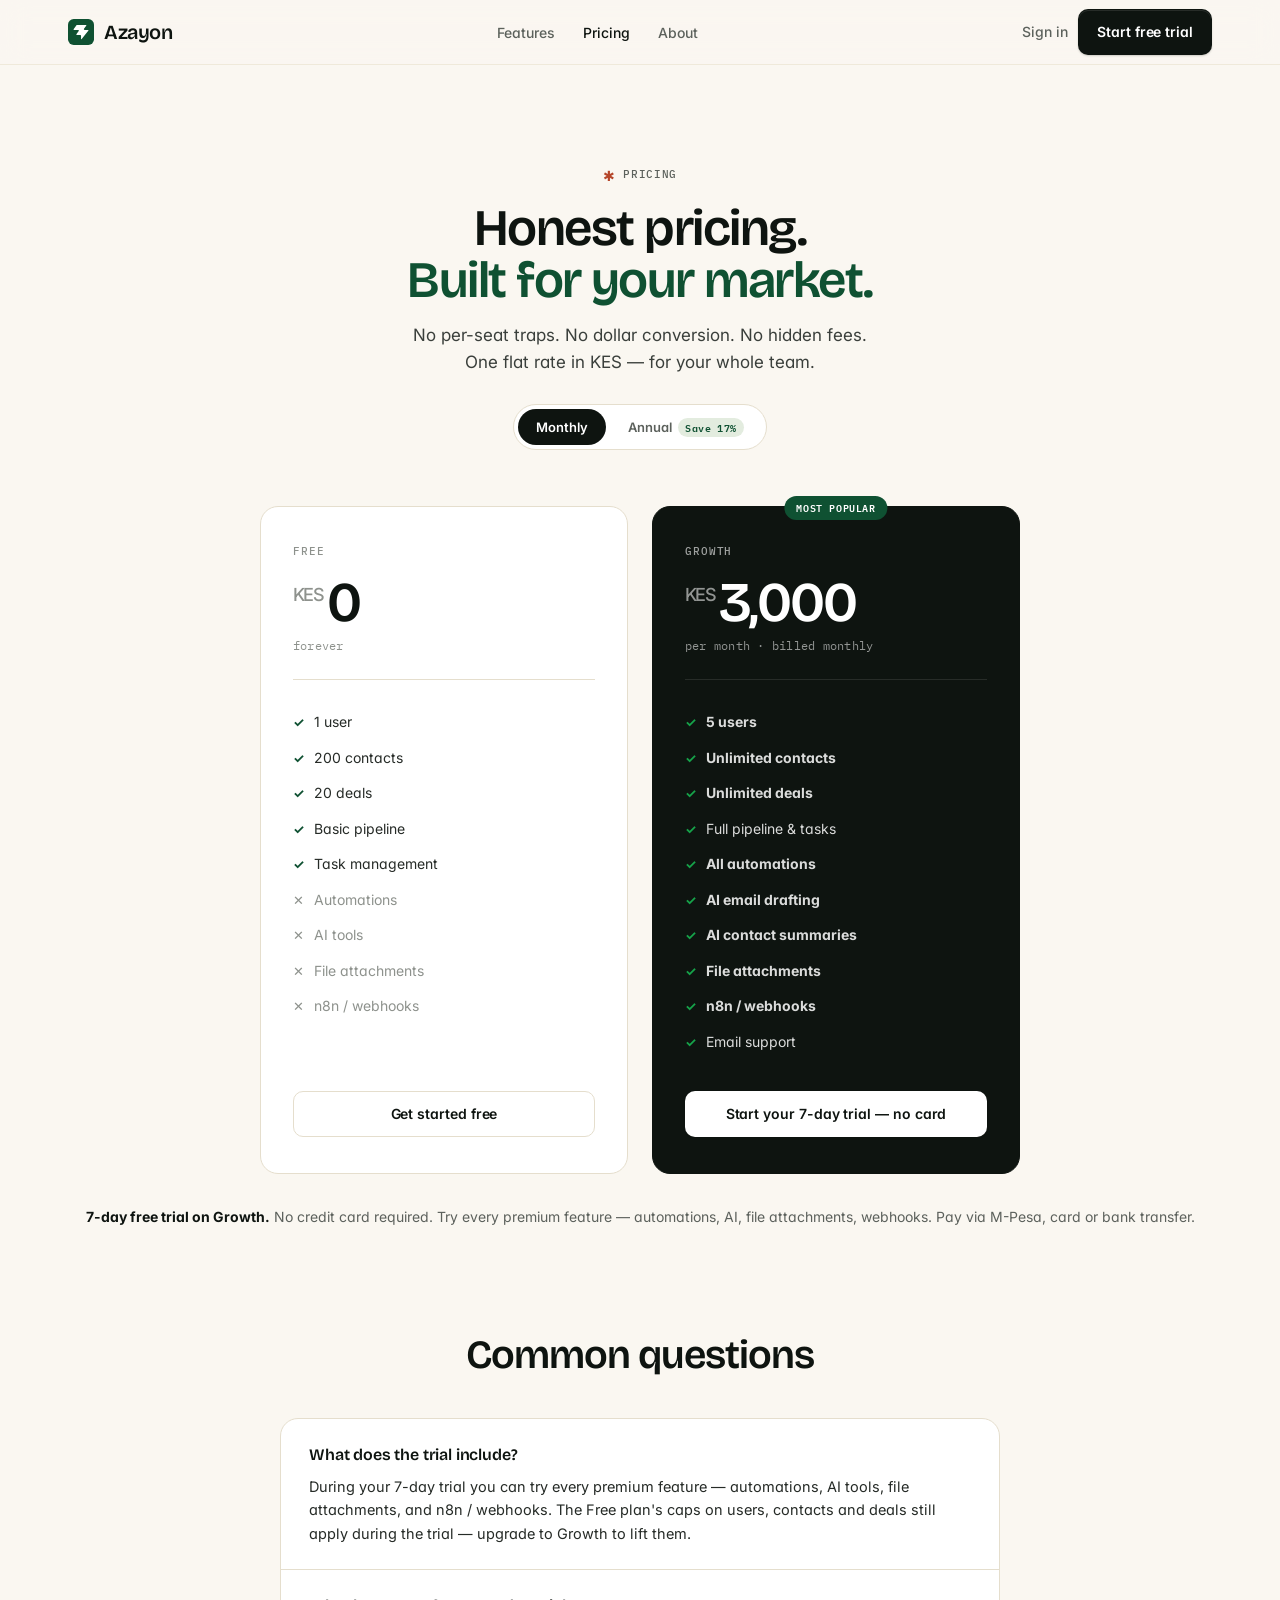
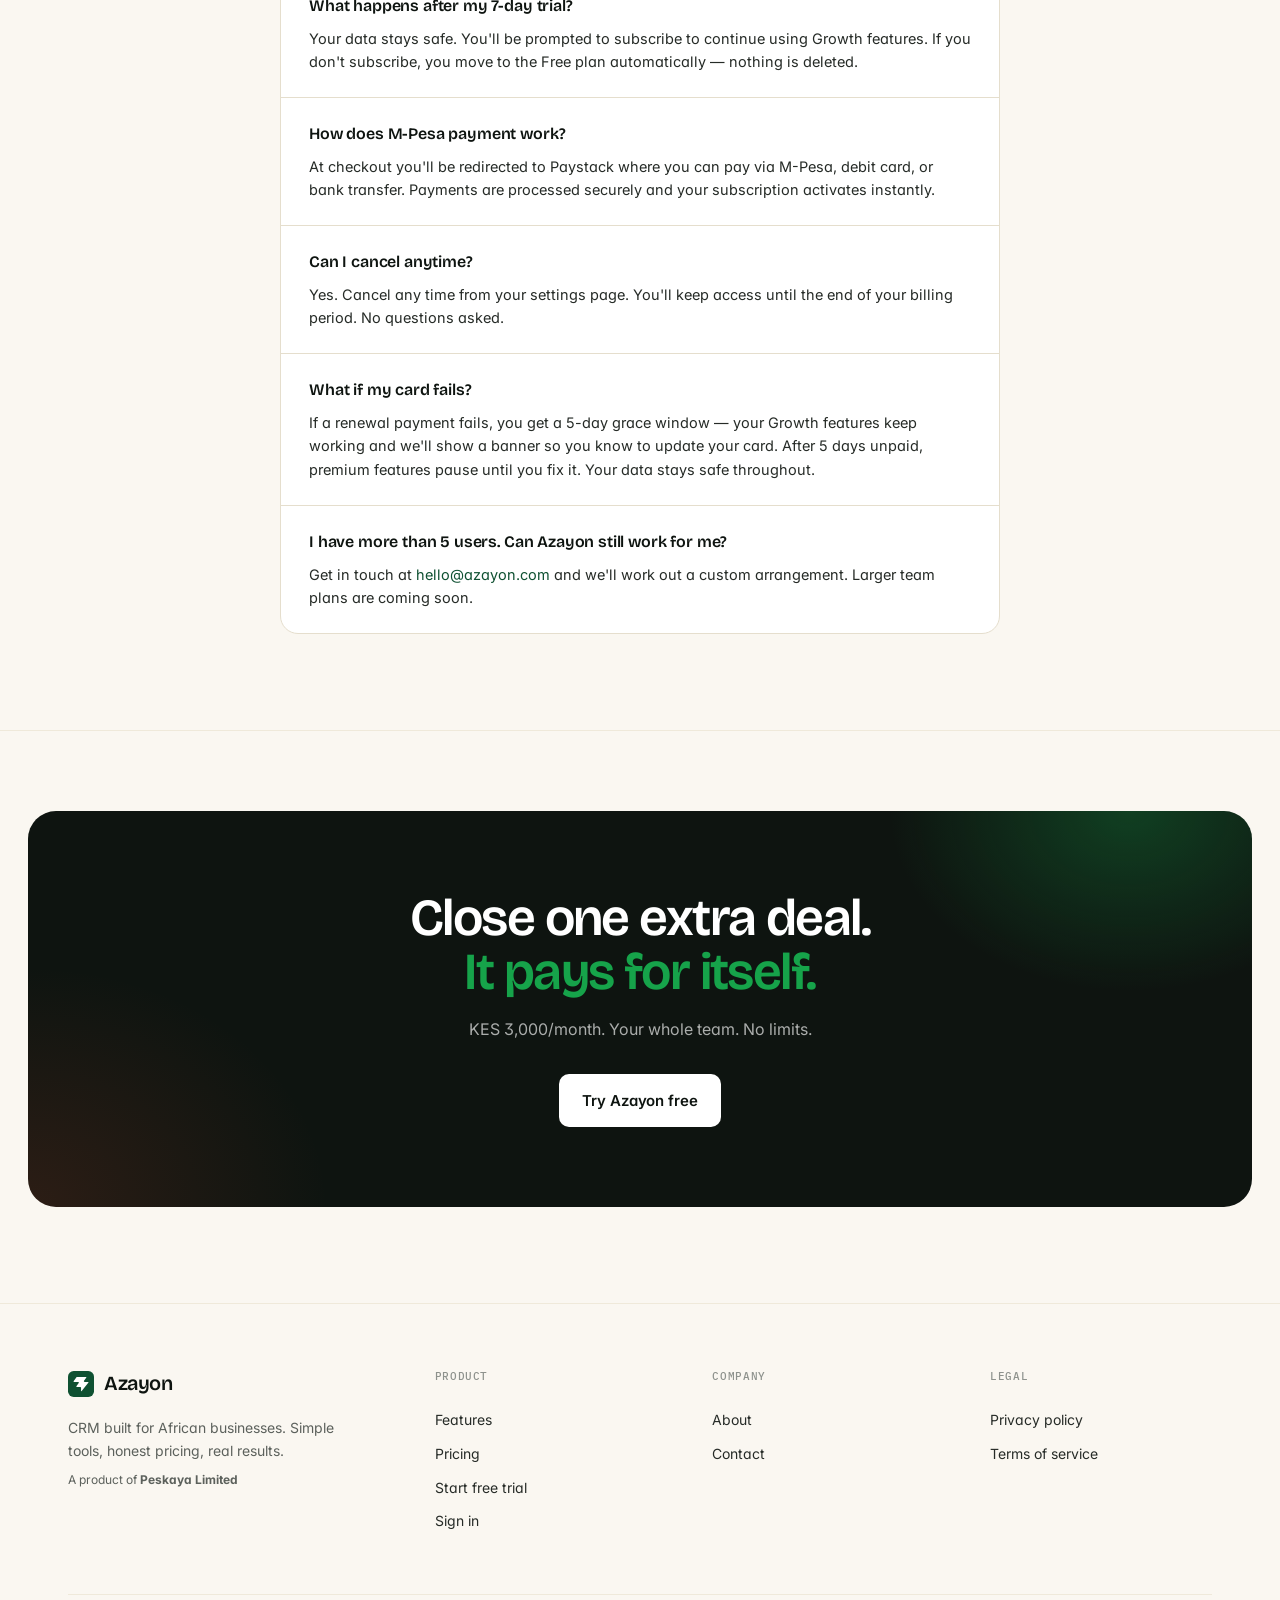
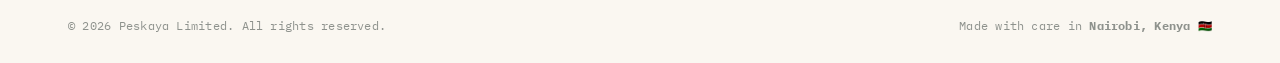
<file: pricing.html>
<!DOCTYPE html>
<html lang="en">
<head>
  <meta charset="UTF-8" />
  <meta name="viewport" content="width=device-width, initial-scale=1.0" />

  <!-- ─── Primary SEO ────────────────────────────────────────────────────── -->
  <title>Pricing — Azayon CRM | KES 3,000/month, whole team</title>
  <meta name="description" content="Honest pricing for African businesses. Free for solo use. KES 3,000/month for your whole team — no per-seat fees, no dollar conversion. Pay via M-Pesa, card or bank." />
  <meta name="author" content="Peskaya Limited" />
  <link rel="canonical" href="https://azayon.com/pricing" />
  <meta name="robots" content="index, follow, max-image-preview:large" />
  <meta name="theme-color" content="#0F5132" />

  <!-- ─── Open Graph ─────────────────────────────────────────────────────── -->
  <meta property="og:type" content="website" />
  <meta property="og:site_name" content="Azayon" />
  <meta property="og:title" content="Pricing — Azayon CRM" />
  <meta property="og:description" content="KES 3,000/month for your whole team. No per-seat fees. 7-day free trial, no credit card." />
  <meta property="og:url" content="https://azayon.com/pricing" />
  <meta property="og:locale" content="en_KE" />
  <meta property="og:image" content="https://azayon.com/og-image.png" />
  <meta property="og:image:width" content="1200" />
  <meta property="og:image:height" content="630" />

  <meta name="twitter:card" content="summary_large_image" />
  <meta name="twitter:title" content="Pricing — Azayon CRM" />
  <meta name="twitter:description" content="KES 3,000/month for your whole team. 7-day free trial, no credit card." />
  <meta name="twitter:image" content="https://azayon.com/og-image.png" />

  <link rel="icon" type="image/svg+xml" href="/favicon.svg" />
  <link rel="apple-touch-icon" href="/apple-touch-icon.png" />

  <!-- ─── Structured data: FAQPage only ──────────────────────────────────── -->
  <!-- The Product/AggregateOffer schema used to live here too, but Google
       Search Console flagged it as missing `aggregateRating`/`review` —
       Product snippets need real ratings to be eligible, and we don't fake
       reviews. The home page's SoftwareApplication schema already carries
       the canonical offers (monthly + annual), so this page sticks to the
       FAQ schema — the high-value one for /pricing anyway, since FAQ rich
       results put question/answer accordions directly under the listing. -->
  <script type="application/ld+json">
  {
    "@context": "https://schema.org",
    "@type": "FAQPage",
    "mainEntity": [
      {
        "@type": "Question",
        "name": "What does the trial include?",
        "acceptedAnswer": {
          "@type": "Answer",
          "text": "During your 7-day trial you can try every premium feature — automations, AI tools, file attachments, and n8n / webhooks. The Free plan's caps on users, contacts and deals still apply during the trial — upgrade to Growth to lift them."
        }
      },
      {
        "@type": "Question",
        "name": "What happens after my 7-day trial?",
        "acceptedAnswer": {
          "@type": "Answer",
          "text": "Your data stays safe. You'll be prompted to subscribe to continue using Growth features. If you don't subscribe, you move to the Free plan automatically — nothing is deleted."
        }
      },
      {
        "@type": "Question",
        "name": "How does M-Pesa payment work?",
        "acceptedAnswer": {
          "@type": "Answer",
          "text": "At checkout you'll be redirected to Paystack where you can pay via M-Pesa, debit card, or bank transfer. Payments are processed securely and your subscription activates instantly."
        }
      },
      {
        "@type": "Question",
        "name": "Can I cancel anytime?",
        "acceptedAnswer": {
          "@type": "Answer",
          "text": "Yes. Cancel any time from your settings page. You'll keep access until the end of your billing period. No questions asked."
        }
      },
      {
        "@type": "Question",
        "name": "What if my card fails?",
        "acceptedAnswer": {
          "@type": "Answer",
          "text": "If a renewal payment fails, you get a 5-day grace window — your Growth features keep working and we'll show a banner so you know to update your card. After 5 days unpaid, premium features pause until you fix it. Your data stays safe throughout."
        }
      },
      {
        "@type": "Question",
        "name": "I have more than 5 users. Can Azayon still work for me?",
        "acceptedAnswer": {
          "@type": "Answer",
          "text": "Get in touch at hello@azayon.com and we'll work out a custom arrangement. Larger team plans are coming soon."
        }
      }
    ]
  }
  </script>

  <link rel="preconnect" href="https://fonts.googleapis.com" />
  <link rel="preconnect" href="https://fonts.gstatic.com" crossorigin />
  <link href="https://fonts.googleapis.com/css2?family=Bricolage+Grotesque:opsz,wght@12..96,400;12..96,500;12..96,600;12..96,700&family=IBM+Plex+Mono:wght@400;500&family=Inter:wght@400;500;600;700&display=swap" rel="stylesheet" />
  <link rel="stylesheet" href="/styles.css" />
</head>
<body>

<!-- ── Navigation ── -->
<nav>
  <div class="container">
    <div class="nav-inner">
      <a href="/" class="logo">Aza<span>yon</span></a>
      <ul class="nav-links">
        <li><a href="/#features">Features</a></li>
        <li><a href="/pricing" aria-current="page">Pricing</a></li>
        <li><a href="/about">About</a></li>
      </ul>
      <div class="nav-cta">
        <a href="https://app.azayon.com/login" class="nav-login">Sign in</a>
        <a href="https://app.azayon.com/register" class="btn btn-primary">Start free trial</a>
      </div>
      <button class="hamburger" id="hamburgerBtn" aria-label="Open menu" aria-controls="mobileNav" aria-expanded="false">
        <span></span><span></span><span></span>
      </button>
    </div>
  </div>
  <div class="mobile-nav" id="mobileNav">
    <a href="/#features">Features</a>
    <a href="/pricing">Pricing</a>
    <a href="/about">About</a>
    <a href="https://app.azayon.com/login">Sign in</a>
    <a href="https://app.azayon.com/register" class="btn btn-primary">Start free trial</a>
  </div>
</nav>

<section id="pricing">
  <div class="container">
    <div class="pricing-header">
      <div class="section-label">Pricing</div>
      <h1 class="section-title" style="margin-left:auto;margin-right:auto;font-size:clamp(36px,4vw,56px)">Honest pricing.<br/><em>Built for your market.</em></h1>
      <p style="font-size:17px;color:var(--ink-soft)">No per-seat traps. No dollar conversion. No hidden fees.<br/>One flat rate in KES — for your whole team.</p>

      <div class="pricing-toggle">
        <button class="toggle-btn active" id="monthlyBtn" type="button">Monthly</button>
        <button class="toggle-btn" id="annualBtn" type="button">Annual <span class="save-badge">Save 17%</span></button>
      </div>
    </div>

    <div class="pricing-grid">
      <!-- FREE -->
      <div class="price-card">
        <div class="price-name">Free</div>
        <div class="price-amount"><sup>KES</sup>0</div>
        <div class="price-period">forever</div>
        <div class="price-divider"></div>
        <ul class="price-features">
          <li><span class="tick" aria-hidden="true">✓</span> 1 user</li>
          <li><span class="tick" aria-hidden="true">✓</span> 200 contacts</li>
          <li><span class="tick" aria-hidden="true">✓</span> 20 deals</li>
          <li><span class="tick" aria-hidden="true">✓</span> Basic pipeline</li>
          <li><span class="tick" aria-hidden="true">✓</span> Task management</li>
          <li><span class="cross" aria-hidden="true">✕</span> <span style="color:var(--ink-muted)">Automations</span></li>
          <li><span class="cross" aria-hidden="true">✕</span> <span style="color:var(--ink-muted)">AI tools</span></li>
          <li><span class="cross" aria-hidden="true">✕</span> <span style="color:var(--ink-muted)">File attachments</span></li>
          <li><span class="cross" aria-hidden="true">✕</span> <span style="color:var(--ink-muted)">n8n / webhooks</span></li>
        </ul>
        <a href="https://app.azayon.com/register" class="btn btn-ghost" style="width:100%;justify-content:center">Get started free</a>
      </div>

      <!-- GROWTH -->
      <div class="price-card featured">
        <div class="price-badge">Most popular</div>
        <div class="price-name">Growth</div>
        <div class="price-amount" id="growthPrice"><sup>KES</sup>3,000</div>
        <div class="price-period" id="growthPeriod">per month · billed monthly</div>
        <div class="price-divider"></div>
        <ul class="price-features">
          <li><span class="tick" aria-hidden="true">✓</span> <strong>5 users</strong></li>
          <li><span class="tick" aria-hidden="true">✓</span> <strong>Unlimited contacts</strong></li>
          <li><span class="tick" aria-hidden="true">✓</span> <strong>Unlimited deals</strong></li>
          <li><span class="tick" aria-hidden="true">✓</span> Full pipeline &amp; tasks</li>
          <li><span class="tick" aria-hidden="true">✓</span> <strong>All automations</strong></li>
          <li><span class="tick" aria-hidden="true">✓</span> <strong>AI email drafting</strong></li>
          <li><span class="tick" aria-hidden="true">✓</span> <strong>AI contact summaries</strong></li>
          <li><span class="tick" aria-hidden="true">✓</span> <strong>File attachments</strong></li>
          <li><span class="tick" aria-hidden="true">✓</span> <strong>n8n / webhooks</strong></li>
          <li><span class="tick" aria-hidden="true">✓</span> Email support</li>
        </ul>
        <a href="https://app.azayon.com/register" class="btn btn-primary" style="width:100%;justify-content:center">Start your 7-day trial — no card</a>
      </div>
    </div>

    <div class="founding-note">
      <strong>7-day free trial on Growth.</strong> No credit card required. Try every premium feature — automations, AI, file attachments, webhooks. Pay via M-Pesa, card or bank transfer.
    </div>

    <!-- FAQ -->
    <div class="faq-wrap">
      <h2>Common questions</h2>
      <div class="faq-list">
        <div class="faq-item">
          <p>What does the trial include?</p>
          <p>During your 7-day trial you can try every premium feature — automations, AI tools, file attachments, and n8n / webhooks. The Free plan's caps on users, contacts and deals still apply during the trial — upgrade to Growth to lift them.</p>
        </div>
        <div class="faq-item">
          <p>What happens after my 7-day trial?</p>
          <p>Your data stays safe. You'll be prompted to subscribe to continue using Growth features. If you don't subscribe, you move to the Free plan automatically — nothing is deleted.</p>
        </div>
        <div class="faq-item">
          <p>How does M-Pesa payment work?</p>
          <p>At checkout you'll be redirected to Paystack where you can pay via M-Pesa, debit card, or bank transfer. Payments are processed securely and your subscription activates instantly.</p>
        </div>
        <div class="faq-item">
          <p>Can I cancel anytime?</p>
          <p>Yes. Cancel any time from your settings page. You'll keep access until the end of your billing period. No questions asked.</p>
        </div>
        <div class="faq-item">
          <p>What if my card fails?</p>
          <p>If a renewal payment fails, you get a 5-day grace window — your Growth features keep working and we'll show a banner so you know to update your card. After 5 days unpaid, premium features pause until you fix it. Your data stays safe throughout.</p>
        </div>
        <div class="faq-item">
          <p>I have more than 5 users. Can Azayon still work for me?</p>
          <p>Get in touch at <a href="mailto:hello@azayon.com">hello@azayon.com</a> and we'll work out a custom arrangement. Larger team plans are coming soon.</p>
        </div>
      </div>
    </div>
  </div>
</section>

<!-- ── CTA ── -->
<div class="cta-banner" style="margin-top:80px">
  <h2>Close one extra deal.<br/><em>It pays for itself.</em></h2>
  <p>KES 3,000/month. Your whole team. No limits.</p>
  <div class="actions">
    <a href="https://app.azayon.com/register" class="btn btn-white btn-lg">Try Azayon free</a>
  </div>
</div>

<!-- ── Footer ── -->
<footer>
  <div class="container">
    <div class="footer-inner">
      <div class="footer-brand">
        <a href="/" class="logo">Aza<span>yon</span></a>
        <p>CRM built for African businesses. Simple tools, honest pricing, real results.</p>
        <p style="margin-top:8px;font-size:12px;">A product of <strong>Peskaya Limited</strong></p>
      </div>
      <div class="footer-col">
        <h4>Product</h4>
        <a href="/#features">Features</a>
        <a href="/pricing">Pricing</a>
        <a href="https://app.azayon.com/register">Start free trial</a>
        <a href="https://app.azayon.com/login">Sign in</a>
      </div>
      <div class="footer-col">
        <h4>Company</h4>
        <a href="/about">About</a>
        <a href="mailto:hello@azayon.com">Contact</a>
      </div>
      <div class="footer-col">
        <h4>Legal</h4>
        <a href="/privacy">Privacy policy</a>
        <a href="/terms">Terms of service</a>
      </div>
    </div>
    <div class="footer-bottom">
      <p>© 2026 Peskaya Limited. All rights reserved.</p>
      <p>Made with care in <strong>Nairobi, Kenya <span aria-label="Kenya flag">🇰🇪</span></strong></p>
    </div>
  </div>
</footer>

<script>
  // Mobile nav
  const hamburger = document.getElementById('hamburgerBtn');
  const mobileNav = document.getElementById('mobileNav');
  hamburger?.addEventListener('click', () => {
    const isOpen = mobileNav.classList.toggle('open');
    hamburger.setAttribute('aria-expanded', isOpen ? 'true' : 'false');
    hamburger.setAttribute('aria-label', isOpen ? 'Close menu' : 'Open menu');
  });

  // Pricing toggle — single source of truth here, so the price label and
  // billing period stay in sync regardless of which button you click.
  const monthlyBtn = document.getElementById('monthlyBtn');
  const annualBtn  = document.getElementById('annualBtn');
  const priceEl    = document.getElementById('growthPrice');
  const periodEl   = document.getElementById('growthPeriod');

  function setBilling(annual) {
    monthlyBtn.classList.toggle('active', !annual);
    annualBtn.classList.toggle('active',  annual);
    priceEl.innerHTML = annual ? '<sup>KES</sup>25,000' : '<sup>KES</sup>3,000';
    periodEl.textContent = annual
      ? 'per year · billed annually (save KES 11,000)'
      : 'per month · billed monthly';
  }
  monthlyBtn?.addEventListener('click', () => setBilling(false));
  annualBtn?.addEventListener('click',  () => setBilling(true));
</script>

</body>
</html>
</file>
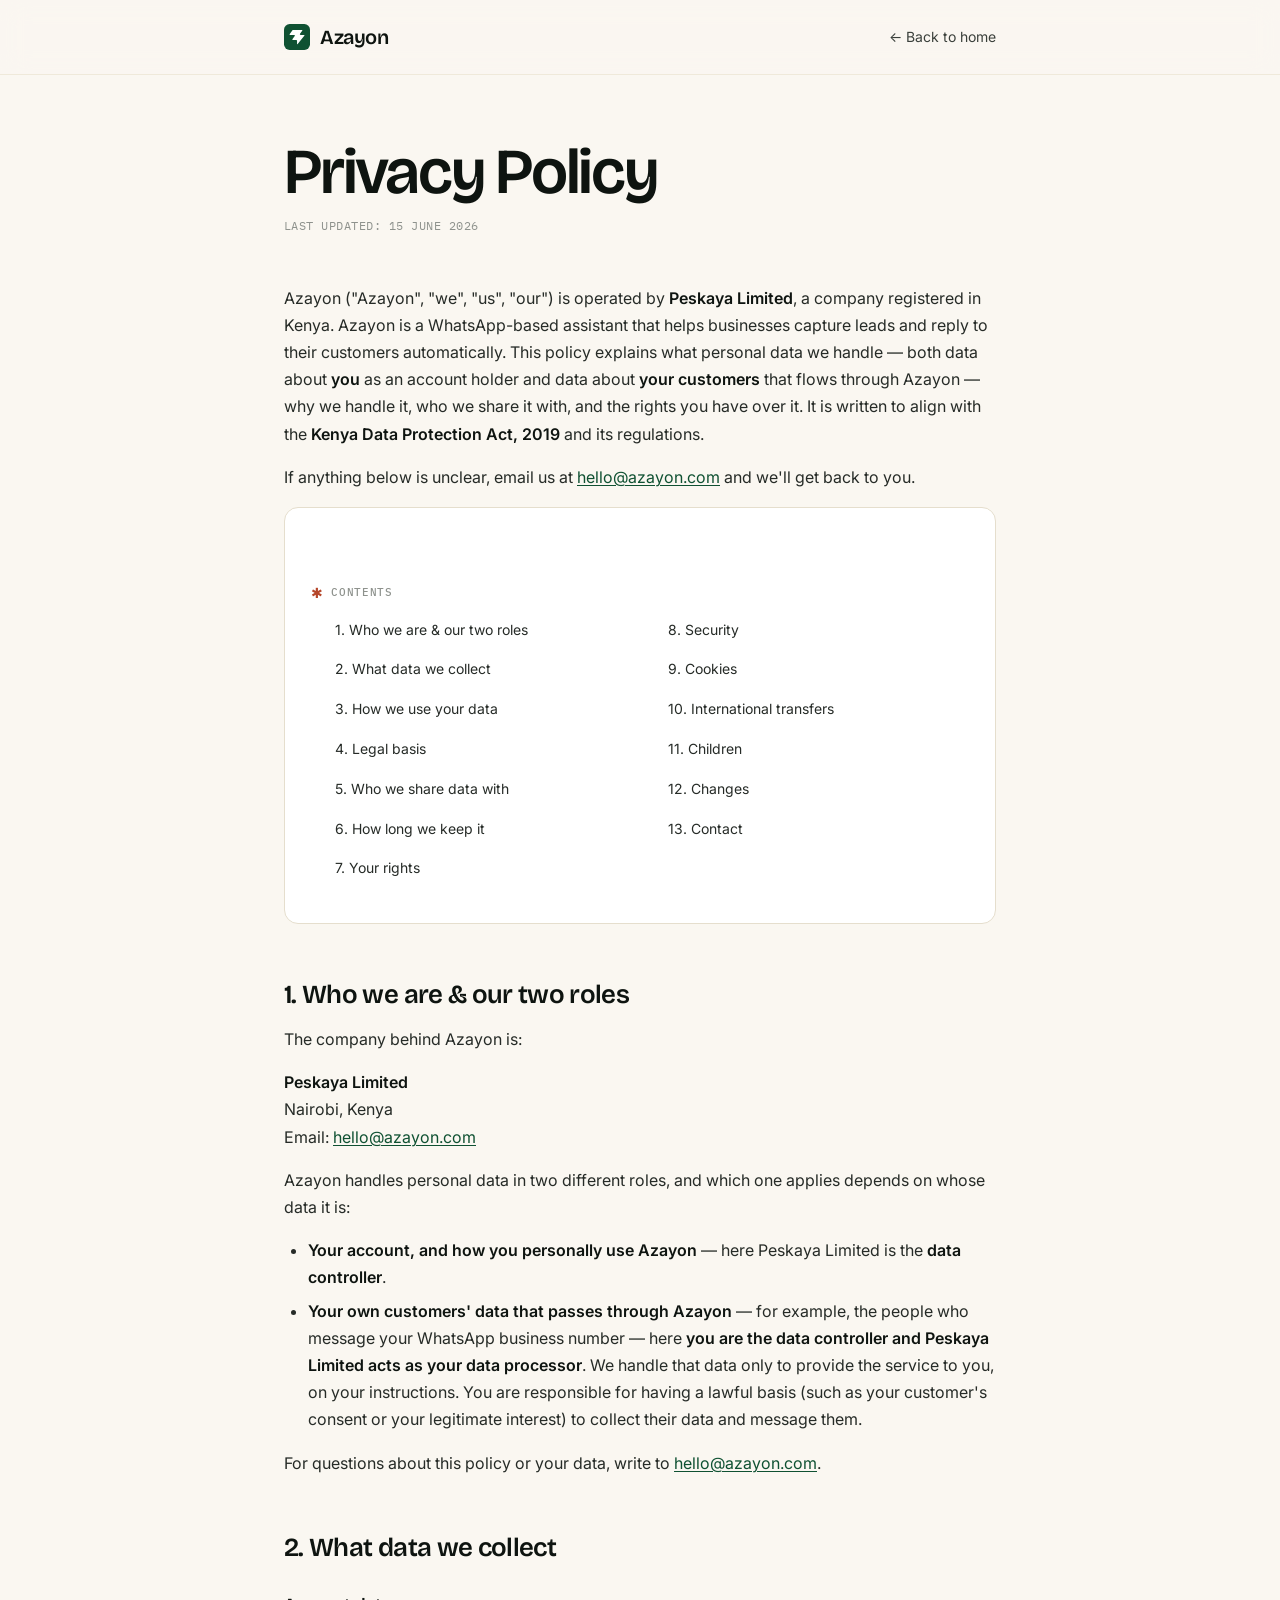
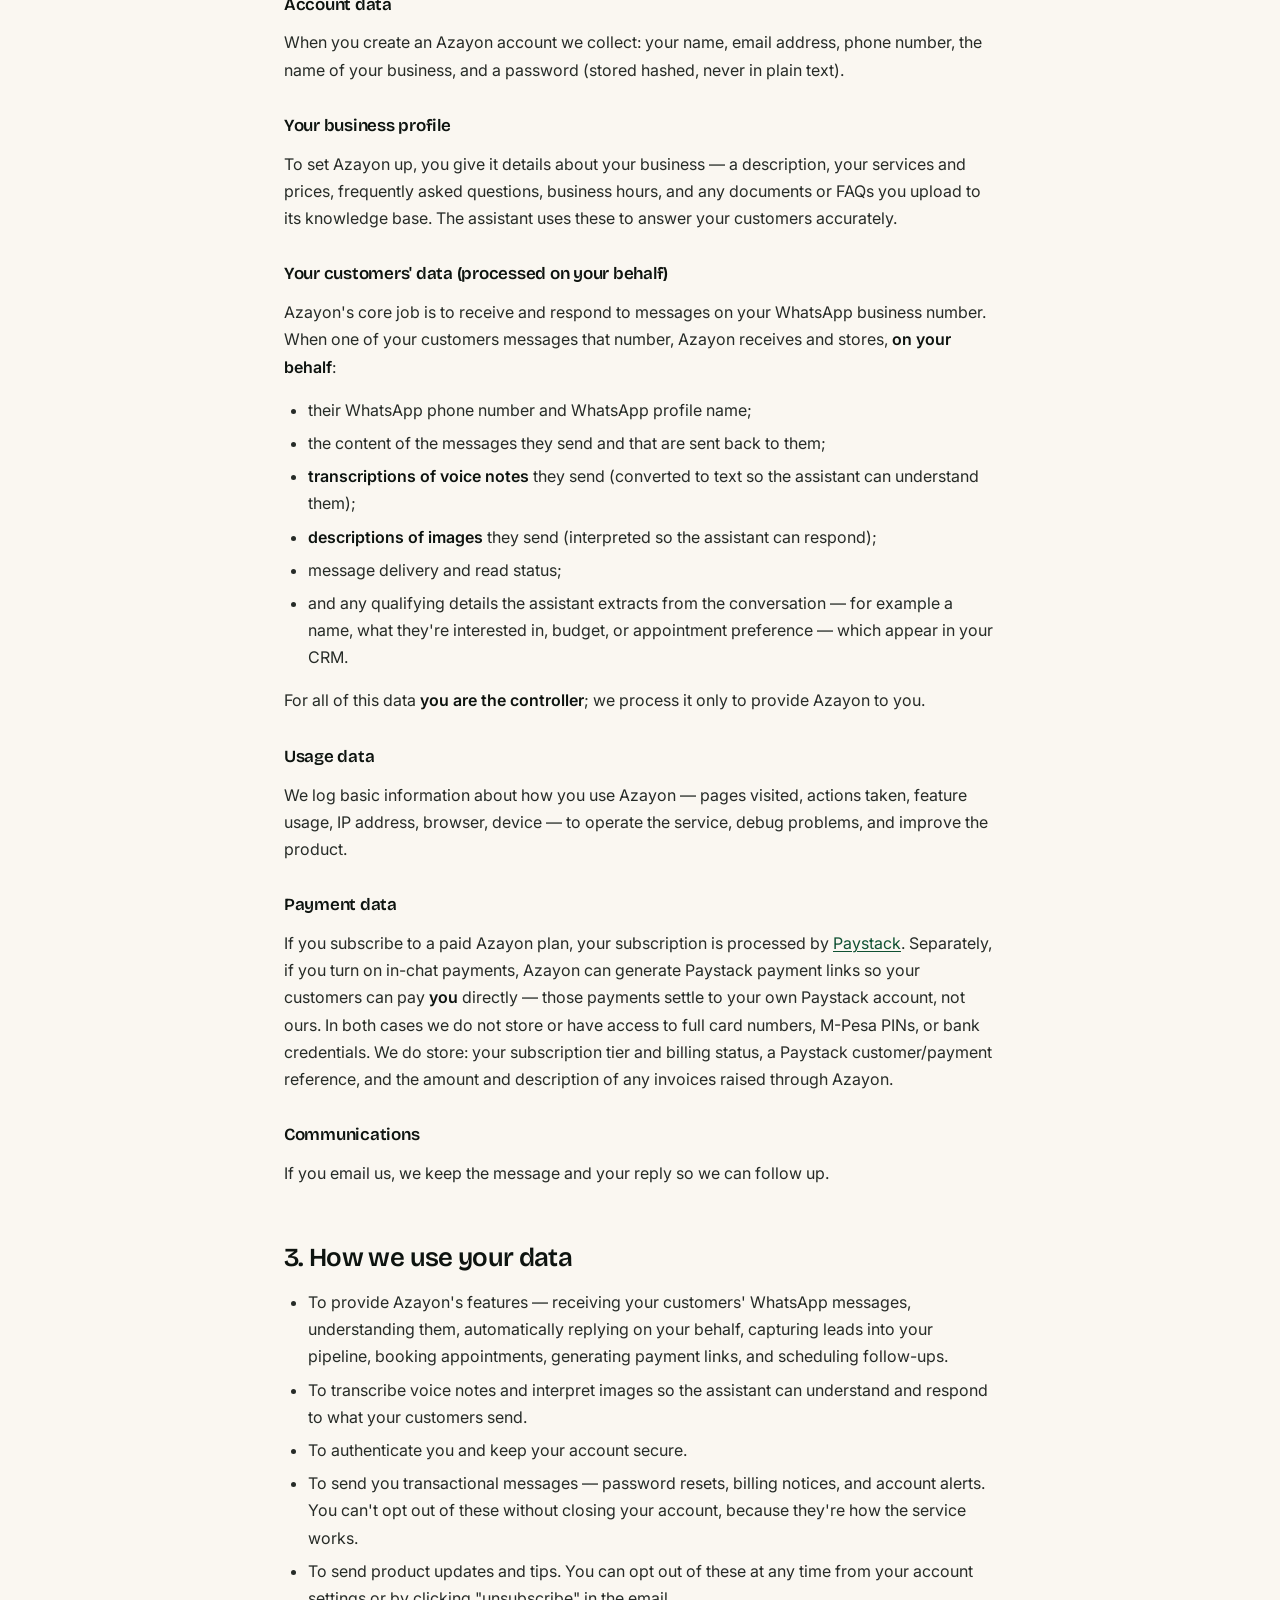
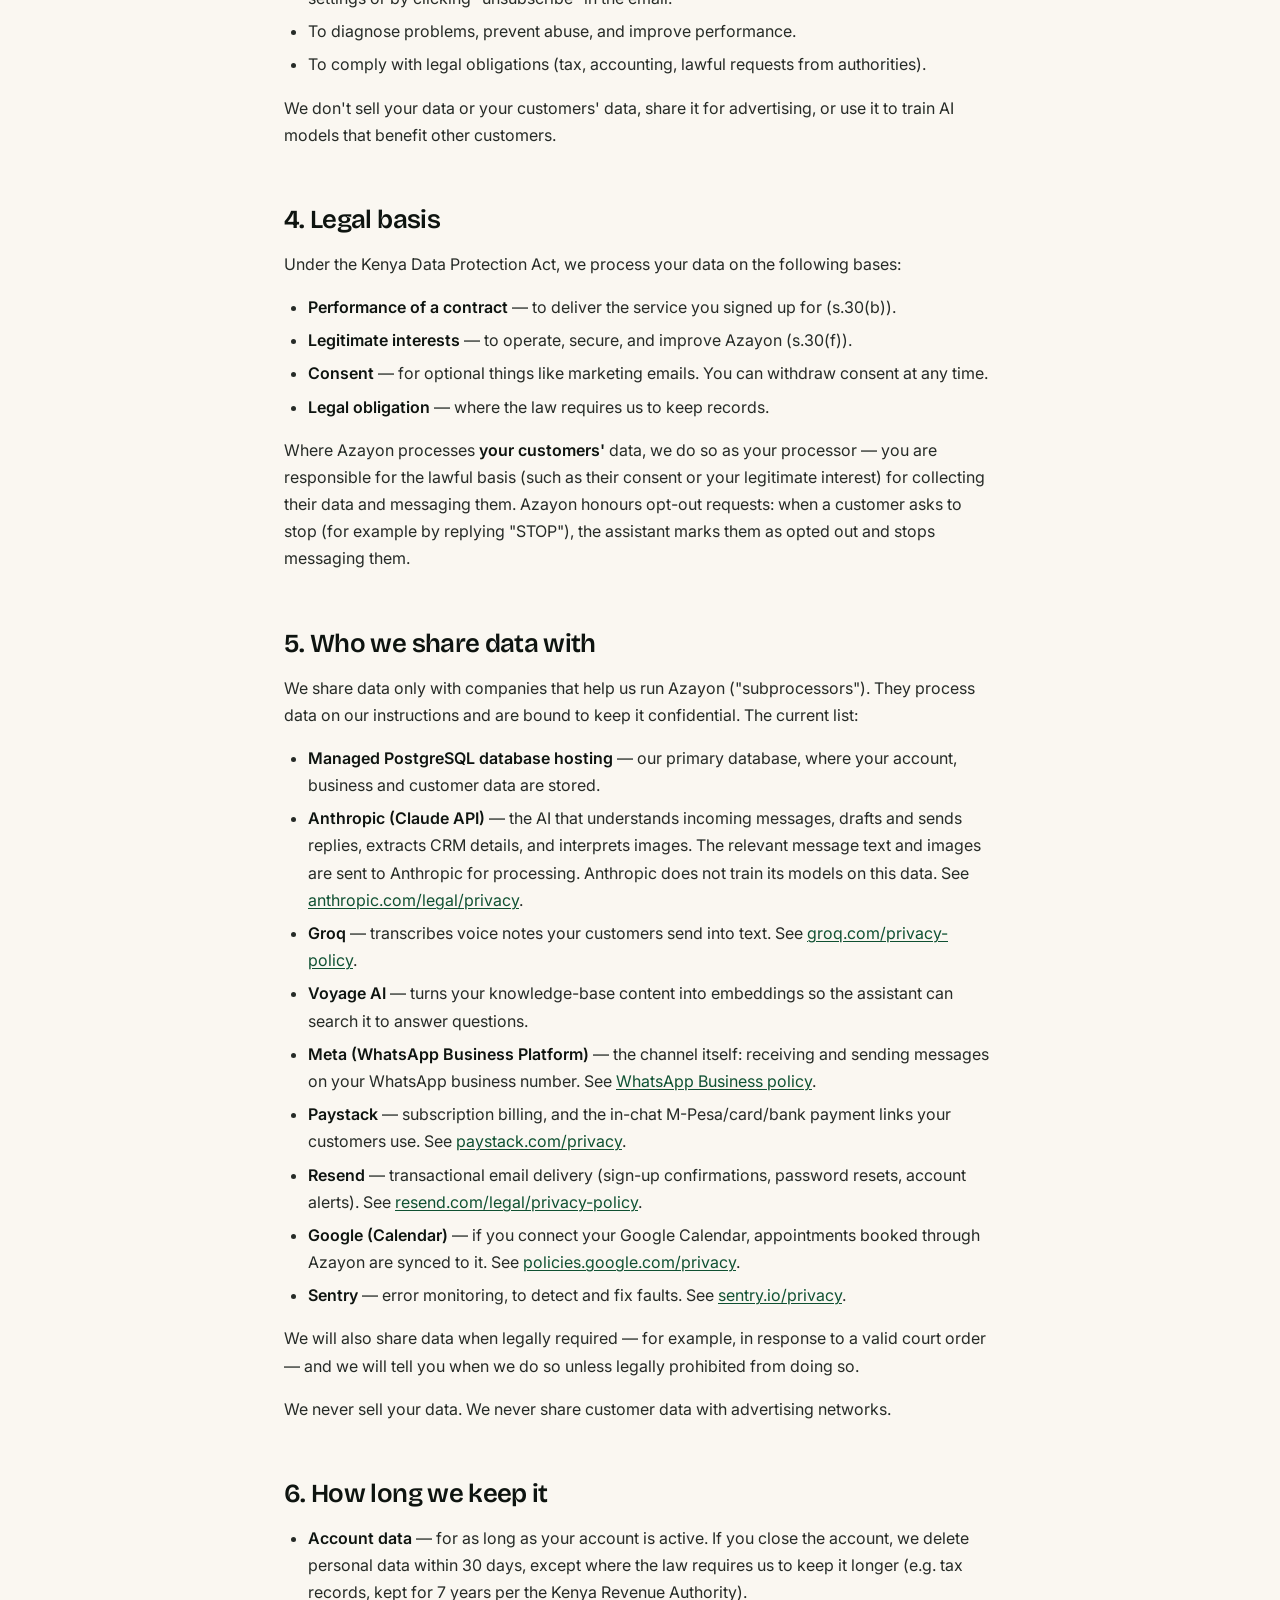
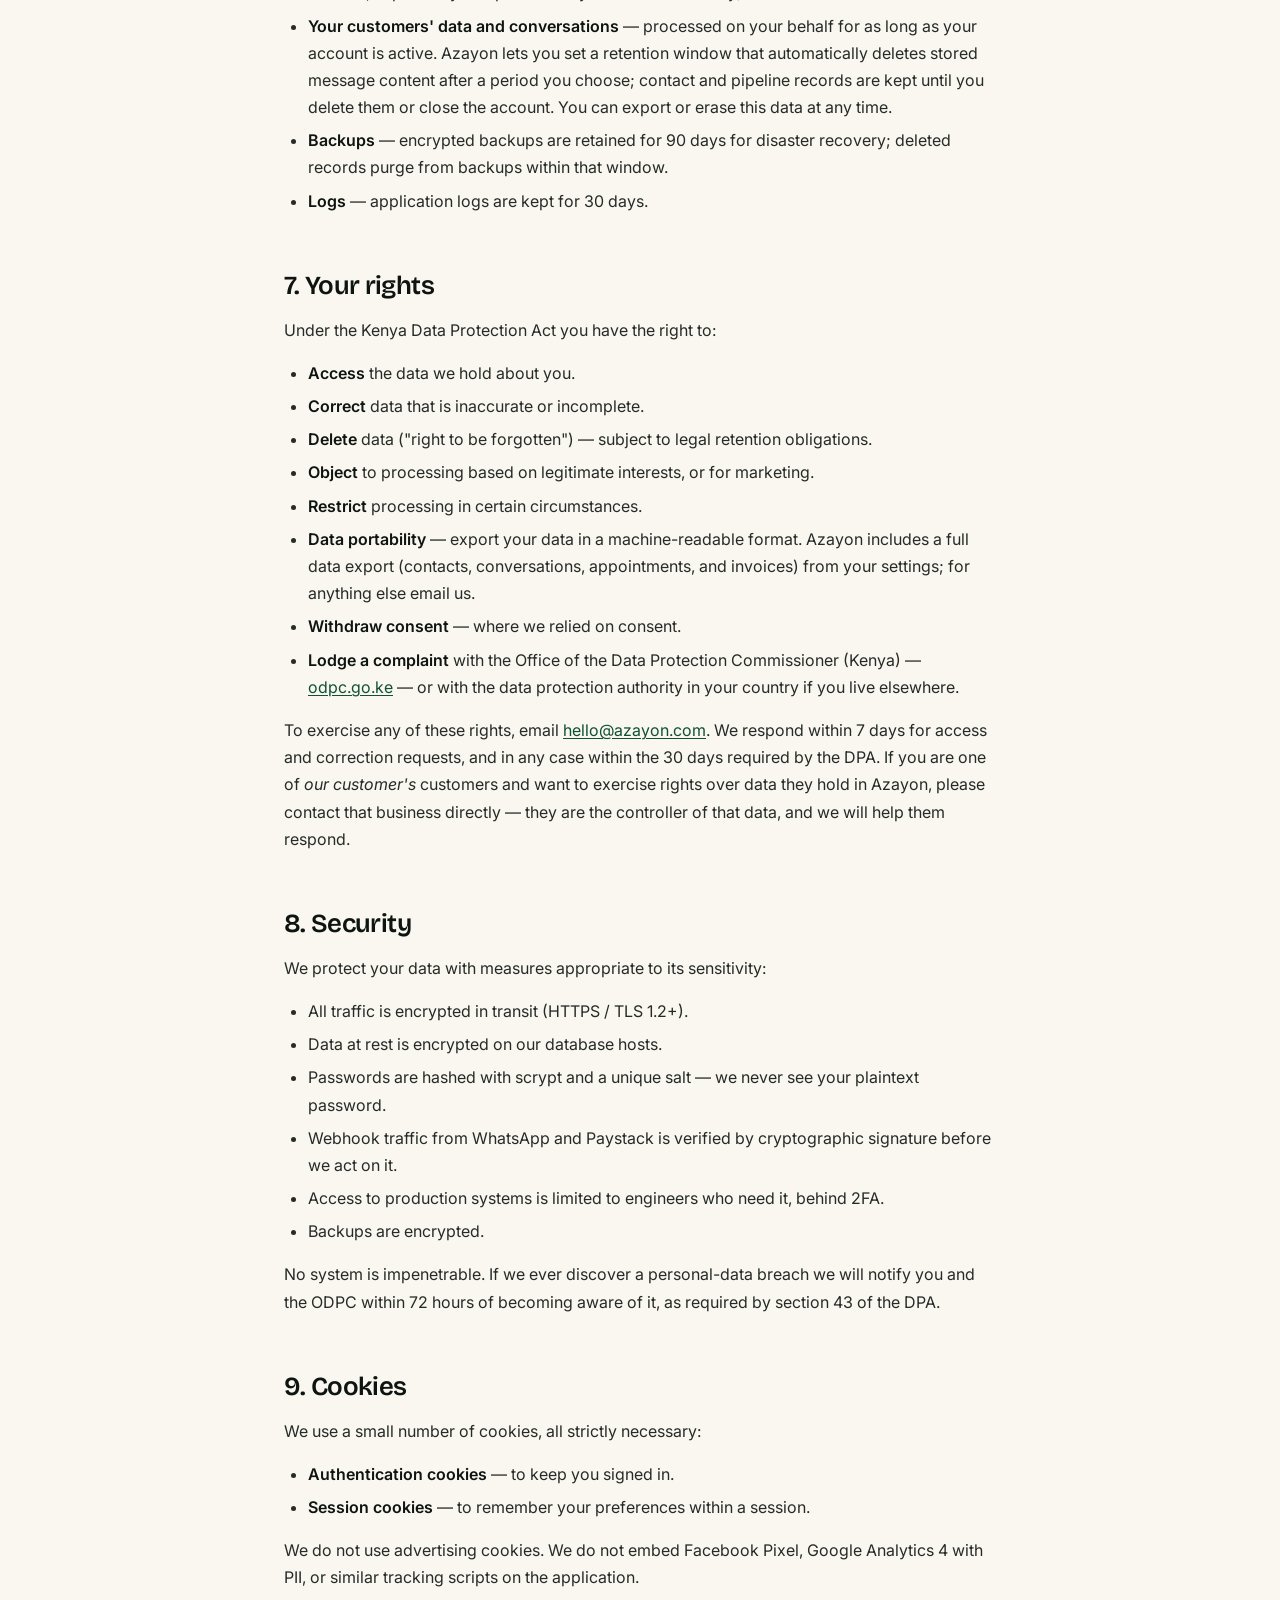
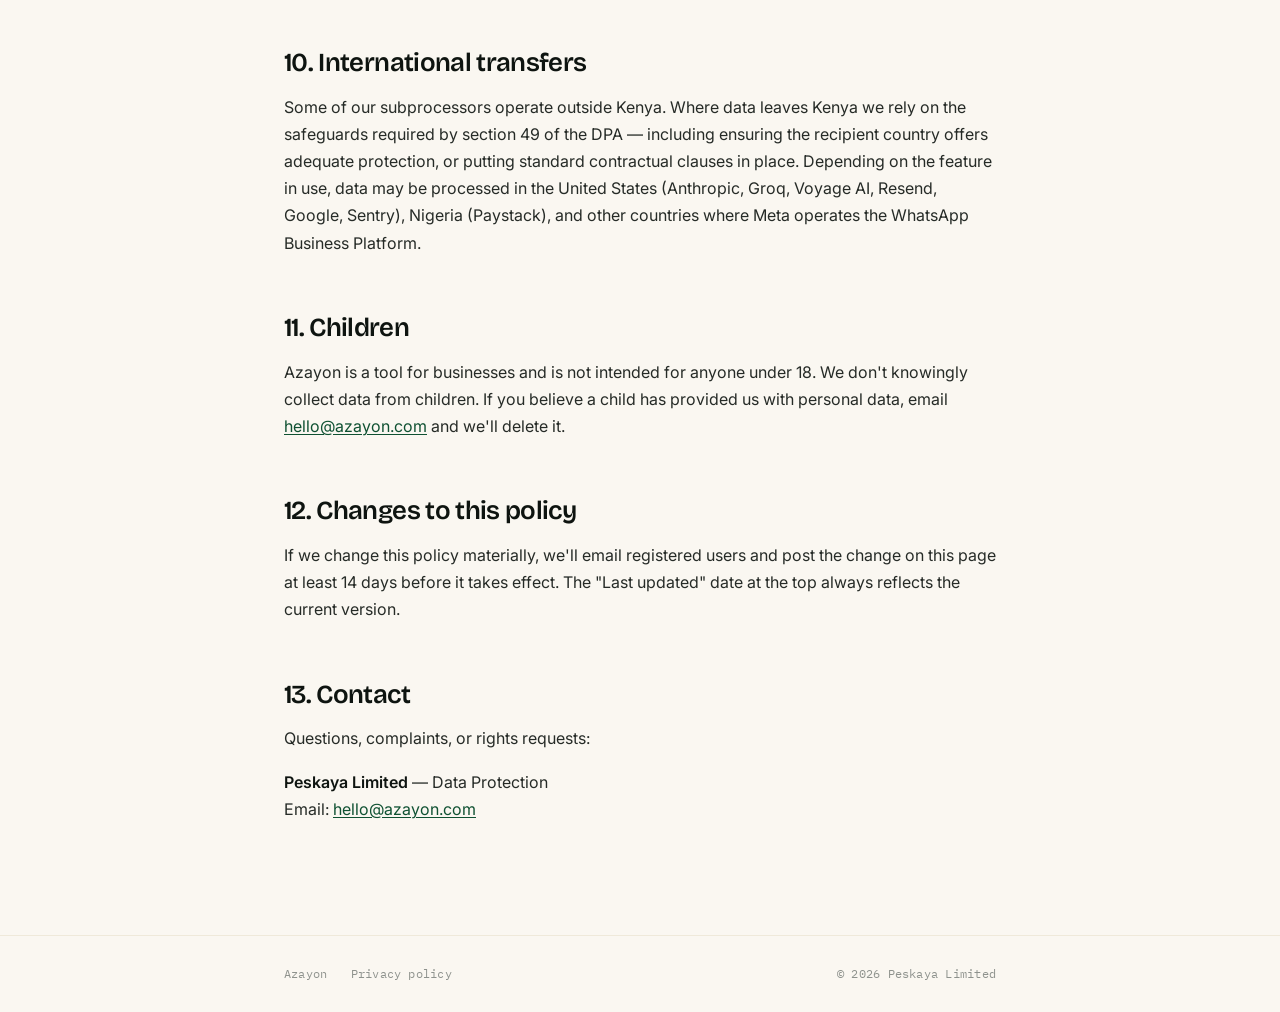
<file: privacy.html>
<!-- 
<!DOCTYPE html>
<html lang="en">
<head>
  <meta charset="UTF-8" />
  <meta name="viewport" content="width=device-width, initial-scale=1.0" />
  <title>Privacy Policy — Azayon</title>
  <meta name="description" content="How Azayon (Peskaya Limited) collects, uses, and protects your personal data. Compliant with the Kenya Data Protection Act, 2019." />
  <link rel="canonical" href="https://azayon.com/privacy" />
  <meta name="robots" content="index, follow" />
  <meta name="theme-color" content="#0F5132" />
  <link rel="preconnect" href="https://fonts.googleapis.com" />
  <link rel="preconnect" href="https://fonts.gstatic.com" crossorigin />
  <link href="https://fonts.googleapis.com/css2?family=Bricolage+Grotesque:opsz,wght@12..96,500;12..96,600&family=IBM+Plex+Mono:wght@400;500&family=Inter:wght@400;500;600;700&display=swap" rel="stylesheet" />
  <link rel="icon" type="image/svg+xml" href="/favicon.svg" />
  <style>
    *, *::before, *::after { box-sizing: border-box; margin: 0; padding: 0; }
    :root {
      --bg:        #FAF7F1;
      --surface:   #FFFFFF;
      --ink:       #0E1410;
      --ink-2:     #262B27;
      --ink-soft:  #3A3F3B;
      --ink-muted: #8E928D;
      --border:    #E5DECD;
      --border-2:  #EFE9DA;
      --accent:    #0F5132;
      --clay:      #B5462A;
      --sans:    'Inter', system-ui, -apple-system, Segoe UI, sans-serif;
      --display: 'Bricolage Grotesque', 'Inter Tight', var(--sans);
      --mono:    'IBM Plex Mono', ui-monospace, Menlo, monospace;
    }
    body {
      font-family: var(--sans);
      background: var(--bg);
      color: var(--ink);
      line-height: 1.7;
      -webkit-font-smoothing: antialiased;
      -moz-osx-font-smoothing: grayscale;
    }
    .container { max-width: 760px; margin: 0 auto; padding: 0 24px; }

    .topbar {
      padding: 20px 0;
      border-bottom: 1px solid var(--border-2);
      background: rgba(250,247,241,0.78);
      backdrop-filter: saturate(140%) blur(14px);
      -webkit-backdrop-filter: saturate(140%) blur(14px);
      position: sticky;
      top: 0;
      z-index: 10;
    }
    .topbar .container { display: flex; align-items: center; justify-content: space-between; }

    /* Match the brand treatment used everywhere else: small mark + wordmark */
    .logo {
      font-family: var(--display);
      font-weight: 600;
      font-size: 20px;
      letter-spacing: -0.02em;
      color: var(--ink);
      text-decoration: none;
      display: inline-flex;
      align-items: center;
    }
    .logo::before {
      content: '';
      width: 26px; height: 26px;
      margin-right: 10px;
      background: url('/icon-mark.svg') center / contain no-repeat;
      flex-shrink: 0;
    }
    .logo span { color: inherit; font-style: normal; }
    .topbar a:not(.logo) {
      font-size: 14px;
      color: var(--ink-soft);
      text-decoration: none;
      transition: color .15s;
    }
    .topbar a:not(.logo):hover { color: var(--ink); }

    main { padding: 64px 0 96px; }

    /* Mono section eyebrow above the page title */
    main .container > h1 {
      font-family: var(--display);
      font-weight: 600;
      font-size: clamp(40px, 5.4vw, 64px);
      letter-spacing: -0.035em;
      line-height: 1.02;
      margin-bottom: 12px;
      color: var(--ink);
    }
    .last-updated {
      font-family: var(--mono);
      font-size: 12px;
      letter-spacing: 0.04em;
      color: var(--ink-muted);
      margin-bottom: 48px;
      text-transform: uppercase;
    }

    .toc {
      background: var(--surface);
      border: 1px solid var(--border);
      border-radius: 14px;
      padding: 22px 26px;
      margin-bottom: 56px;
    }
    .toc h2 {
      font-family: var(--mono);
      font-size: 11px;
      font-weight: 500;
      text-transform: uppercase;
      letter-spacing: 0.06em;
      color: var(--ink-muted);
      margin-bottom: 14px;
      display: inline-flex;
      align-items: center;
      gap: 8px;
    }
    .toc h2::before {
      content: '✱';
      color: var(--clay);
      font-family: var(--display);
      font-weight: 700;
      font-size: 14px;
      line-height: 0;
      transform: translateY(2px);
    }
    .toc ol { list-style: none; column-count: 2; column-gap: 32px; }
    @media (max-width: 600px) { .toc ol { column-count: 1; } }
    .toc li {
      font-size: 14px;
      padding: 5px 0;
      break-inside: avoid;
    }
    .toc a { color: var(--ink-2); text-decoration: none; transition: color .15s; }
    .toc a:hover { color: var(--accent); }

    main h2 {
      font-family: var(--display);
      font-weight: 600;
      font-size: 26px;
      letter-spacing: -0.025em;
      line-height: 1.15;
      margin-top: 56px;
      margin-bottom: 16px;
      scroll-margin-top: 80px;
      color: var(--ink);
    }
    main h3 {
      font-family: var(--display);
      font-weight: 600;
      font-size: 17px;
      letter-spacing: -0.015em;
      margin-top: 28px;
      margin-bottom: 10px;
      color: var(--ink);
    }
    main p, main ul, main ol { color: var(--ink-2); margin-bottom: 16px; }
    main ul, main ol { padding-left: 24px; }
    main li { margin-bottom: 6px; }
    main a { color: var(--accent); text-decoration: underline; text-decoration-thickness: 1px; text-underline-offset: 2px; }
    main strong { color: var(--ink); font-weight: 600; }

    footer {
      border-top: 1px solid var(--border-2);
      padding: 28px 0;
      background: var(--bg);
      font-family: var(--mono);
      font-size: 11.5px;
      color: var(--ink-muted);
      letter-spacing: 0.02em;
    }
    footer .container {
      display: flex;
      justify-content: space-between;
      align-items: center;
      flex-wrap: wrap;
      gap: 16px;
    }
    footer a { color: var(--ink-muted); text-decoration: none; margin-right: 16px; transition: color .15s; }
    footer a:hover { color: var(--ink); }
  </style>
</head>
<body>

<header class="topbar">
  <div class="container">
    <a href="/" class="logo">Aza<span>yon</span></a>
    <a href="/">← Back to home</a>
  </div>
</header>

<main>
  <div class="container">
    <h1>Privacy Policy</h1>
    <p class="last-updated">Last updated: 6 May 2026</p>

    <p>Azayon ("Azayon", "we", "us", "our") is operated by <strong>Peskaya Limited</strong>, a company registered in Kenya. This policy explains what personal data we collect when you use Azayon, why we collect it, who we share it with, and the rights you have over it. It is written to align with the <strong>Kenya Data Protection Act, 2019</strong> and its regulations.</p>

    <p>If anything below is unclear, email us at <a href="mailto:hello@azayon.com">hello@azayon.com</a> and we'll get back to you.</p>

    <nav class="toc" aria-label="Sections">
      <h2>Contents</h2>
      <ol>
        <li><a href="#who">1. Who we are</a></li>
        <li><a href="#what">2. What data we collect</a></li>
        <li><a href="#why">3. How we use your data</a></li>
        <li><a href="#legal-basis">4. Legal basis</a></li>
        <li><a href="#share">5. Who we share data with</a></li>
        <li><a href="#retention">6. How long we keep it</a></li>
        <li><a href="#rights">7. Your rights</a></li>
        <li><a href="#security">8. Security</a></li>
        <li><a href="#cookies">9. Cookies</a></li>
        <li><a href="#international">10. International transfers</a></li>
        <li><a href="#children">11. Children</a></li>
        <li><a href="#changes">12. Changes</a></li>
        <li><a href="#contact">13. Contact</a></li>
      </ol>
    </nav>

    <h2 id="who">1. Who we are</h2>
    <p>The data controller is:</p>
    <p>
      <strong>Peskaya Limited</strong><br>
      Nairobi, Kenya<br>
      Email: <a href="mailto:hello@azayon.com">hello@azayon.com</a>
    </p>
    <p>For questions about this policy or your data, write to <a href="mailto:hello@azayon.com">hello@azayon.com</a>.</p>

    <h2 id="what">2. What data we collect</h2>

    <h3>Account data</h3>
    <p>When you create an Azayon account we collect: your name, email address, phone number, the name of your business, and a password (stored hashed, never in plain text).</p>

    <h3>Business data you put into Azayon</h3>
    <p>You use Azayon to manage your customers and sales pipeline. The data you store in Azayon — contacts, deals, tasks, invoices, notes, attached documents — belongs to <strong>you</strong>. We process it on your behalf so we can show it back to you and provide the features you've signed up for. We don't sell it, share it for advertising, or use it to train AI models that benefit other customers.</p>

    <h3>Usage data</h3>
    <p>We log basic information about how you use Azayon — pages visited, actions taken, feature usage, IP address, browser, device — to operate the service, debug problems, and improve the product.</p>

    <h3>Payment data</h3>
    <p>If you subscribe to a paid plan, payment is processed by <a href="https://paystack.com">Paystack</a>. We do not store or have access to your full card number, M-Pesa PIN, or bank account credentials. We do receive and store: your subscription tier, billing status, and a Paystack customer reference.</p>

    <h3>Communications</h3>
    <p>If you email us, we keep the message and your reply so we can follow up.</p>

    <h2 id="why">3. How we use your data</h2>
    <ul>
      <li>To provide Azayon's features (pipeline, contacts, automations, invoicing).</li>
      <li>To authenticate you and keep your account secure.</li>
      <li>To send transactional messages — password resets, billing notices, task reminders, invitation emails. You can't opt out of these without closing your account, because they're how the service works.</li>
      <li>To send product updates and tips. You can opt out of these at any time from your account settings or by clicking "unsubscribe" in the email.</li>
      <li>To diagnose problems, prevent abuse, and improve performance.</li>
      <li>To comply with legal obligations (tax, accounting, lawful requests from authorities).</li>
    </ul>

    <h2 id="legal-basis">4. Legal basis</h2>
    <p>Under the Kenya Data Protection Act, we process your data on the following bases:</p>
    <ul>
      <li><strong>Performance of a contract</strong> — to deliver the service you signed up for (s.30(b)).</li>
      <li><strong>Legitimate interests</strong> — to operate, secure, and improve Azayon (s.30(f)).</li>
      <li><strong>Consent</strong> — for optional things like marketing emails. You can withdraw consent at any time.</li>
      <li><strong>Legal obligation</strong> — where the law requires us to keep records.</li>
    </ul>

    <h2 id="share">5. Who we share data with</h2>
    <p>We share data only with companies that help us run Azayon ("subprocessors"). They process data on our instructions and are bound to keep it confidential. The current list:</p>
    <ul>
      <li><strong>MongoDB Atlas</strong> — primary database hosting.</li>
      <li><strong>Paystack</strong> — subscription billing, M-Pesa, card and bank-transfer payments. See <a href="https://paystack.com/privacy">paystack.com/privacy</a>.</li>
      <li><strong>Cloudinary</strong> — file uploads (avatars, document attachments). See <a href="https://cloudinary.com/privacy">cloudinary.com/privacy</a>.</li>
      <li><strong>Resend</strong> — transactional email delivery (sign-up confirmations, password resets, task reminders). See <a href="https://resend.com/legal/privacy-policy">resend.com/legal/privacy-policy</a>.</li>
      <li><strong>Meta (WhatsApp Business Platform)</strong> — task reminders and deal notifications sent over WhatsApp, only to phone numbers you've opted in. See <a href="https://www.whatsapp.com/legal/business-policy">WhatsApp Business policy</a>.</li>
      <li><strong>Anthropic (Claude API)</strong> — AI features (drafting emails, summarising notes). When you use these features, the relevant text is sent to Anthropic for processing. Anthropic does not train its models on this data.</li>
    </ul>

    <p>We will also share data when legally required — for example, in response to a valid court order — and we will tell you when we do so unless legally prohibited from doing so.</p>

    <p>We never sell your data. We never share customer data with advertising networks.</p>

    <h2 id="retention">6. How long we keep it</h2>
    <ul>
      <li><strong>Account data</strong> — for as long as your account is active. If you close the account, we delete personal data within 30 days, except where the law requires us to keep it longer (e.g. tax records, kept for 7 years per the Kenya Revenue Authority).</li>
      <li><strong>Business data you stored</strong> — yours to export at any time. Deleted alongside the account, unless you've asked us to keep it.</li>
      <li><strong>Backups</strong> — encrypted backups are retained for 90 days for disaster recovery; deleted records purge from backups within that window.</li>
      <li><strong>Logs</strong> — application logs are kept for 30 days.</li>
    </ul>

    <h2 id="rights">7. Your rights</h2>
    <p>Under the Kenya Data Protection Act you have the right to:</p>
    <ul>
      <li><strong>Access</strong> the data we hold about you.</li>
      <li><strong>Correct</strong> data that is inaccurate or incomplete.</li>
      <li><strong>Delete</strong> data ("right to be forgotten") — subject to legal retention obligations.</li>
      <li><strong>Object</strong> to processing based on legitimate interests, or for marketing.</li>
      <li><strong>Restrict</strong> processing in certain circumstances.</li>
      <li><strong>Data portability</strong> — export your data in a machine-readable format. Azayon includes CSV export for contacts, deals and tasks; for anything else email us.</li>
      <li><strong>Withdraw consent</strong> — where we relied on consent.</li>
      <li><strong>Lodge a complaint</strong> with the Office of the Data Protection Commissioner (Kenya) — <a href="https://www.odpc.go.ke">odpc.go.ke</a> — or with the data protection authority in your country if you live elsewhere.</li>
    </ul>
    <p>To exercise any of these rights, email <a href="mailto:hello@azayon.com">hello@azayon.com</a>. We respond within 7 days for access and correction requests, and in any case within the 30 days required by the DPA.</p>

    <h2 id="security">8. Security</h2>
    <p>We protect your data with measures appropriate to its sensitivity:</p>
    <ul>
      <li>All traffic is encrypted in transit (HTTPS / TLS 1.2+).</li>
      <li>Data at rest is encrypted on our database hosts.</li>
      <li>Passwords are hashed with bcrypt — we never see your plaintext password.</li>
      <li>Access to production systems is limited to engineers who need it, behind 2FA.</li>
      <li>Backups are encrypted.</li>
    </ul>
    <p>No system is impenetrable. If we ever discover a personal-data breach we will notify you and the ODPC within 72 hours of becoming aware of it, as required by section 43 of the DPA.</p>

    <h2 id="cookies">9. Cookies</h2>
    <p>We use a small number of cookies, all strictly necessary:</p>
    <ul>
      <li><strong>Authentication cookies</strong> — to keep you signed in.</li>
      <li><strong>Session cookies</strong> — to remember your preferences within a session.</li>
    </ul>
    <p>We do not use advertising cookies. We do not embed Facebook Pixel, Google Analytics 4 with PII, or similar tracking scripts on the application.</p>

    <h2 id="international">10. International transfers</h2>
    <p>Some of our subprocessors operate outside Kenya. Where data leaves Kenya we rely on the safeguards required by section 49 of the DPA — including ensuring the recipient country offers adequate protection, or putting standard contractual clauses in place. Data may be processed in the United States (Cloudinary, Anthropic, Resend), Europe (MongoDB Atlas), and Nigeria (Paystack), depending on the feature in use.</p>

    <h2 id="children">11. Children</h2>
    <p>Azayon is a tool for businesses and is not intended for anyone under 18. We don't knowingly collect data from children. If you believe a child has provided us with personal data, email <a href="mailto:hello@azayon.com">hello@azayon.com</a> and we'll delete it.</p>

    <h2 id="changes">12. Changes to this policy</h2>
    <p>If we change this policy materially, we'll email registered users and post the change on this page at least 14 days before it takes effect. The "Last updated" date at the top always reflects the current version.</p>

    <h2 id="contact">13. Contact</h2>
    <p>Questions, complaints, or rights requests:</p>
    <p>
      <strong>Peskaya Limited</strong> — Data Protection<br>
      Email: <a href="mailto:hello@azayon.com">hello@azayon.com</a>
    </p>
  </div>
</main>

<footer>
  <div class="container">
    <div>
      <a href="/">Azayon</a>
      <a href="/terms">Terms of service</a>
      <a href="/privacy">Privacy policy</a>
    </div>
    <div>© 2026 Peskaya Limited</div>
  </div>
</footer>

</body>
</html> -->




<!DOCTYPE html>
<html lang="en">
<head>
  <meta charset="UTF-8" />
  <meta name="viewport" content="width=device-width, initial-scale=1.0" />
  <title>Privacy Policy . Azayon</title>
  <meta name="description" content="How Azayon (Peskaya Limited) collects, uses, and protects your personal data and your customers' data. Compliant with the Kenya Data Protection Act, 2019." />
  <link rel="canonical" href="https://azayon.com/privacy" />
  <meta name="robots" content="index, follow" />
  <meta name="theme-color" content="#0F5132" />
  <link rel="preconnect" href="https://fonts.googleapis.com" />
  <link rel="preconnect" href="https://fonts.gstatic.com" crossorigin />
  <link href="https://fonts.googleapis.com/css2?family=Bricolage+Grotesque:opsz,wght@12..96,500;12..96,600&family=IBM+Plex+Mono:wght@400;500&family=Inter:wght@400;500;600;700&display=swap" rel="stylesheet" />
  <link rel="icon" type="image/svg+xml" href="/favicon.svg" />
  <style>
    *, *::before, *::after { box-sizing: border-box; margin: 0; padding: 0; }
    :root {
      --bg:        #FAF7F1;
      --surface:   #FFFFFF;
      --ink:       #0E1410;
      --ink-2:     #262B27;
      --ink-soft:  #3A3F3B;
      --ink-muted: #8E928D;
      --border:    #E5DECD;
      --border-2:  #EFE9DA;
      --accent:    #0F5132;
      --clay:      #B5462A;
      --sans:    'Inter', system-ui, -apple-system, Segoe UI, sans-serif;
      --display: 'Bricolage Grotesque', 'Inter Tight', var(--sans);
      --mono:    'IBM Plex Mono', ui-monospace, Menlo, monospace;
    }
    body {
      font-family: var(--sans);
      background: var(--bg);
      color: var(--ink);
      line-height: 1.7;
      -webkit-font-smoothing: antialiased;
      -moz-osx-font-smoothing: grayscale;
    }
    .container { max-width: 760px; margin: 0 auto; padding: 0 24px; }

    .topbar {
      padding: 20px 0;
      border-bottom: 1px solid var(--border-2);
      background: rgba(250,247,241,0.78);
      backdrop-filter: saturate(140%) blur(14px);
      -webkit-backdrop-filter: saturate(140%) blur(14px);
      position: sticky;
      top: 0;
      z-index: 10;
    }
    .topbar .container { display: flex; align-items: center; justify-content: space-between; }

    /* Match the brand treatment used everywhere else: small mark + wordmark */
    .logo {
      font-family: var(--display);
      font-weight: 600;
      font-size: 20px;
      letter-spacing: -0.02em;
      color: var(--ink);
      text-decoration: none;
      display: inline-flex;
      align-items: center;
    }
    .logo::before {
      content: '';
      width: 26px; height: 26px;
      margin-right: 10px;
      background: url('/icon-mark.svg') center / contain no-repeat;
      flex-shrink: 0;
    }
    .logo span { color: inherit; font-style: normal; }
    .topbar a:not(.logo) {
      font-size: 14px;
      color: var(--ink-soft);
      text-decoration: none;
      transition: color .15s;
    }
    .topbar a:not(.logo):hover { color: var(--ink); }

    main { padding: 64px 0 96px; }

    /* Mono section eyebrow above the page title */
    main .container > h1 {
      font-family: var(--display);
      font-weight: 600;
      font-size: clamp(40px, 5.4vw, 64px);
      letter-spacing: -0.035em;
      line-height: 1.02;
      margin-bottom: 12px;
      color: var(--ink);
    }
    .last-updated {
      font-family: var(--mono);
      font-size: 12px;
      letter-spacing: 0.04em;
      color: var(--ink-muted);
      margin-bottom: 48px;
      text-transform: uppercase;
    }

    .toc {
      background: var(--surface);
      border: 1px solid var(--border);
      border-radius: 14px;
      padding: 22px 26px;
      margin-bottom: 56px;
    }
    .toc h2 {
      font-family: var(--mono);
      font-size: 11px;
      font-weight: 500;
      text-transform: uppercase;
      letter-spacing: 0.06em;
      color: var(--ink-muted);
      margin-bottom: 14px;
      display: inline-flex;
      align-items: center;
      gap: 8px;
    }
    .toc h2::before {
      content: '✱';
      color: var(--clay);
      font-family: var(--display);
      font-weight: 700;
      font-size: 14px;
      line-height: 0;
      transform: translateY(2px);
    }
    .toc ol { list-style: none; column-count: 2; column-gap: 32px; }
    @media (max-width: 600px) { .toc ol { column-count: 1; } }
    .toc li {
      font-size: 14px;
      padding: 5px 0;
      break-inside: avoid;
    }
    .toc a { color: var(--ink-2); text-decoration: none; transition: color .15s; }
    .toc a:hover { color: var(--accent); }

    main h2 {
      font-family: var(--display);
      font-weight: 600;
      font-size: 26px;
      letter-spacing: -0.025em;
      line-height: 1.15;
      margin-top: 56px;
      margin-bottom: 16px;
      scroll-margin-top: 80px;
      color: var(--ink);
    }
    main h3 {
      font-family: var(--display);
      font-weight: 600;
      font-size: 17px;
      letter-spacing: -0.015em;
      margin-top: 28px;
      margin-bottom: 10px;
      color: var(--ink);
    }
    main p, main ul, main ol { color: var(--ink-2); margin-bottom: 16px; }
    main ul, main ol { padding-left: 24px; }
    main li { margin-bottom: 6px; }
    main a { color: var(--accent); text-decoration: underline; text-decoration-thickness: 1px; text-underline-offset: 2px; }
    main strong { color: var(--ink); font-weight: 600; }

    footer {
      border-top: 1px solid var(--border-2);
      padding: 28px 0;
      background: var(--bg);
      font-family: var(--mono);
      font-size: 11.5px;
      color: var(--ink-muted);
      letter-spacing: 0.02em;
    }
    footer .container {
      display: flex;
      justify-content: space-between;
      align-items: center;
      flex-wrap: wrap;
      gap: 16px;
    }
    footer a { color: var(--ink-muted); text-decoration: none; margin-right: 16px; transition: color .15s; }
    footer a:hover { color: var(--ink); }
  </style>
</head>
<body>

<header class="topbar">
  <div class="container">
    <a href="/" class="logo">Aza<span>yon</span></a>
    <a href="/">← Back to home</a>
  </div>
</header>

<main>
  <div class="container">
    <h1>Privacy Policy</h1>
    <p class="last-updated">Last updated: 15 June 2026</p>

    <p>Azayon ("Azayon", "we", "us", "our") is operated by <strong>Peskaya Limited</strong>, a company registered in Kenya. Azayon is a WhatsApp-based assistant that helps businesses capture leads and reply to their customers automatically. This policy explains what personal data we handle — both data about <strong>you</strong> as an account holder and data about <strong>your customers</strong> that flows through Azayon — why we handle it, who we share it with, and the rights you have over it. It is written to align with the <strong>Kenya Data Protection Act, 2019</strong> and its regulations.</p>

    <p>If anything below is unclear, email us at <a href="mailto:hello@azayon.com">hello@azayon.com</a> and we'll get back to you.</p>

    <nav class="toc" aria-label="Sections">
      <h2>Contents</h2>
      <ol>
        <li><a href="#who">1. Who we are &amp; our two roles</a></li>
        <li><a href="#what">2. What data we collect</a></li>
        <li><a href="#why">3. How we use your data</a></li>
        <li><a href="#legal-basis">4. Legal basis</a></li>
        <li><a href="#share">5. Who we share data with</a></li>
        <li><a href="#retention">6. How long we keep it</a></li>
        <li><a href="#rights">7. Your rights</a></li>
        <li><a href="#security">8. Security</a></li>
        <li><a href="#cookies">9. Cookies</a></li>
        <li><a href="#international">10. International transfers</a></li>
        <li><a href="#children">11. Children</a></li>
        <li><a href="#changes">12. Changes</a></li>
        <li><a href="#contact">13. Contact</a></li>
      </ol>
    </nav>

    <h2 id="who">1. Who we are &amp; our two roles</h2>
    <p>The company behind Azayon is:</p>
    <p>
      <strong>Peskaya Limited</strong><br>
      Nairobi, Kenya<br>
      Email: <a href="mailto:hello@azayon.com">hello@azayon.com</a>
    </p>
    <p>Azayon handles personal data in two different roles, and which one applies depends on whose data it is:</p>
    <ul>
      <li><strong>Your account, and how you personally use Azayon</strong> — here Peskaya Limited is the <strong>data controller</strong>.</li>
      <li><strong>Your own customers' data that passes through Azayon</strong> — for example, the people who message your WhatsApp business number — here <strong>you are the data controller and Peskaya Limited acts as your data processor</strong>. We handle that data only to provide the service to you, on your instructions. You are responsible for having a lawful basis (such as your customer's consent or your legitimate interest) to collect their data and message them.</li>
    </ul>
    <p>For questions about this policy or your data, write to <a href="mailto:hello@azayon.com">hello@azayon.com</a>.</p>

    <h2 id="what">2. What data we collect</h2>

    <h3>Account data</h3>
    <p>When you create an Azayon account we collect: your name, email address, phone number, the name of your business, and a password (stored hashed, never in plain text).</p>

    <h3>Your business profile</h3>
    <p>To set Azayon up, you give it details about your business — a description, your services and prices, frequently asked questions, business hours, and any documents or FAQs you upload to its knowledge base. The assistant uses these to answer your customers accurately.</p>

    <h3>Your customers' data (processed on your behalf)</h3>
    <p>Azayon's core job is to receive and respond to messages on your WhatsApp business number. When one of your customers messages that number, Azayon receives and stores, <strong>on your behalf</strong>:</p>
    <ul>
      <li>their WhatsApp phone number and WhatsApp profile name;</li>
      <li>the content of the messages they send and that are sent back to them;</li>
      <li><strong>transcriptions of voice notes</strong> they send (converted to text so the assistant can understand them);</li>
      <li><strong>descriptions of images</strong> they send (interpreted so the assistant can respond);</li>
      <li>message delivery and read status;</li>
      <li>and any qualifying details the assistant extracts from the conversation — for example a name, what they're interested in, budget, or appointment preference — which appear in your CRM.</li>
    </ul>
    <p>For all of this data <strong>you are the controller</strong>; we process it only to provide Azayon to you.</p>

    <h3>Usage data</h3>
    <p>We log basic information about how you use Azayon — pages visited, actions taken, feature usage, IP address, browser, device — to operate the service, debug problems, and improve the product.</p>

    <h3>Payment data</h3>
    <p>If you subscribe to a paid Azayon plan, your subscription is processed by <a href="https://paystack.com">Paystack</a>. Separately, if you turn on in-chat payments, Azayon can generate Paystack payment links so your customers can pay <strong>you</strong> directly — those payments settle to your own Paystack account, not ours. In both cases we do not store or have access to full card numbers, M-Pesa PINs, or bank credentials. We do store: your subscription tier and billing status, a Paystack customer/payment reference, and the amount and description of any invoices raised through Azayon.</p>

    <h3>Communications</h3>
    <p>If you email us, we keep the message and your reply so we can follow up.</p>

    <h2 id="why">3. How we use your data</h2>
    <ul>
      <li>To provide Azayon's features — receiving your customers' WhatsApp messages, understanding them, automatically replying on your behalf, capturing leads into your pipeline, booking appointments, generating payment links, and scheduling follow-ups.</li>
      <li>To transcribe voice notes and interpret images so the assistant can understand and respond to what your customers send.</li>
      <li>To authenticate you and keep your account secure.</li>
      <li>To send you transactional messages — password resets, billing notices, and account alerts. You can't opt out of these without closing your account, because they're how the service works.</li>
      <li>To send product updates and tips. You can opt out of these at any time from your account settings or by clicking "unsubscribe" in the email.</li>
      <li>To diagnose problems, prevent abuse, and improve performance.</li>
      <li>To comply with legal obligations (tax, accounting, lawful requests from authorities).</li>
    </ul>
    <p>We don't sell your data or your customers' data, share it for advertising, or use it to train AI models that benefit other customers.</p>

    <h2 id="legal-basis">4. Legal basis</h2>
    <p>Under the Kenya Data Protection Act, we process your data on the following bases:</p>
    <ul>
      <li><strong>Performance of a contract</strong> — to deliver the service you signed up for (s.30(b)).</li>
      <li><strong>Legitimate interests</strong> — to operate, secure, and improve Azayon (s.30(f)).</li>
      <li><strong>Consent</strong> — for optional things like marketing emails. You can withdraw consent at any time.</li>
      <li><strong>Legal obligation</strong> — where the law requires us to keep records.</li>
    </ul>
    <p>Where Azayon processes <strong>your customers'</strong> data, we do so as your processor — you are responsible for the lawful basis (such as their consent or your legitimate interest) for collecting their data and messaging them. Azayon honours opt-out requests: when a customer asks to stop (for example by replying "STOP"), the assistant marks them as opted out and stops messaging them.</p>

    <h2 id="share">5. Who we share data with</h2>
    <p>We share data only with companies that help us run Azayon ("subprocessors"). They process data on our instructions and are bound to keep it confidential. The current list:</p>
    <ul>
      <li><strong>Managed PostgreSQL database hosting</strong> — our primary database, where your account, business and customer data are stored.</li>
      <li><strong>Anthropic (Claude API)</strong> — the AI that understands incoming messages, drafts and sends replies, extracts CRM details, and interprets images. The relevant message text and images are sent to Anthropic for processing. Anthropic does not train its models on this data. See <a href="https://www.anthropic.com/legal/privacy">anthropic.com/legal/privacy</a>.</li>
      <li><strong>Groq</strong> — transcribes voice notes your customers send into text. See <a href="https://groq.com/privacy-policy/">groq.com/privacy-policy</a>.</li>
      <li><strong>Voyage AI</strong> — turns your knowledge-base content into embeddings so the assistant can search it to answer questions.</li>
      <li><strong>Meta (WhatsApp Business Platform)</strong> — the channel itself: receiving and sending messages on your WhatsApp business number. See <a href="https://www.whatsapp.com/legal/business-policy">WhatsApp Business policy</a>.</li>
      <li><strong>Paystack</strong> — subscription billing, and the in-chat M-Pesa/card/bank payment links your customers use. See <a href="https://paystack.com/privacy">paystack.com/privacy</a>.</li>
      <li><strong>Resend</strong> — transactional email delivery (sign-up confirmations, password resets, account alerts). See <a href="https://resend.com/legal/privacy-policy">resend.com/legal/privacy-policy</a>.</li>
      <li><strong>Google (Calendar)</strong> — if you connect your Google Calendar, appointments booked through Azayon are synced to it. See <a href="https://policies.google.com/privacy">policies.google.com/privacy</a>.</li>
      <li><strong>Sentry</strong> — error monitoring, to detect and fix faults. See <a href="https://sentry.io/privacy/">sentry.io/privacy</a>.</li>
    </ul>

    <p>We will also share data when legally required — for example, in response to a valid court order — and we will tell you when we do so unless legally prohibited from doing so.</p>

    <p>We never sell your data. We never share customer data with advertising networks.</p>

    <h2 id="retention">6. How long we keep it</h2>
    <ul>
      <li><strong>Account data</strong> — for as long as your account is active. If you close the account, we delete personal data within 30 days, except where the law requires us to keep it longer (e.g. tax records, kept for 7 years per the Kenya Revenue Authority).</li>
      <li><strong>Your customers' data and conversations</strong> — processed on your behalf for as long as your account is active. Azayon lets you set a retention window that automatically deletes stored message content after a period you choose; contact and pipeline records are kept until you delete them or close the account. You can export or erase this data at any time.</li>
      <li><strong>Backups</strong> — encrypted backups are retained for 90 days for disaster recovery; deleted records purge from backups within that window.</li>
      <li><strong>Logs</strong> — application logs are kept for 30 days.</li>
    </ul>

    <h2 id="rights">7. Your rights</h2>
    <p>Under the Kenya Data Protection Act you have the right to:</p>
    <ul>
      <li><strong>Access</strong> the data we hold about you.</li>
      <li><strong>Correct</strong> data that is inaccurate or incomplete.</li>
      <li><strong>Delete</strong> data ("right to be forgotten") — subject to legal retention obligations.</li>
      <li><strong>Object</strong> to processing based on legitimate interests, or for marketing.</li>
      <li><strong>Restrict</strong> processing in certain circumstances.</li>
      <li><strong>Data portability</strong> — export your data in a machine-readable format. Azayon includes a full data export (contacts, conversations, appointments, and invoices) from your settings; for anything else email us.</li>
      <li><strong>Withdraw consent</strong> — where we relied on consent.</li>
      <li><strong>Lodge a complaint</strong> with the Office of the Data Protection Commissioner (Kenya) — <a href="https://www.odpc.go.ke">odpc.go.ke</a> — or with the data protection authority in your country if you live elsewhere.</li>
    </ul>
    <p>To exercise any of these rights, email <a href="mailto:hello@azayon.com">hello@azayon.com</a>. We respond within 7 days for access and correction requests, and in any case within the 30 days required by the DPA. If you are one of <em>our customer's</em> customers and want to exercise rights over data they hold in Azayon, please contact that business directly — they are the controller of that data, and we will help them respond.</p>

    <h2 id="security">8. Security</h2>
    <p>We protect your data with measures appropriate to its sensitivity:</p>
    <ul>
      <li>All traffic is encrypted in transit (HTTPS / TLS 1.2+).</li>
      <li>Data at rest is encrypted on our database hosts.</li>
      <li>Passwords are hashed with scrypt and a unique salt — we never see your plaintext password.</li>
      <li>Webhook traffic from WhatsApp and Paystack is verified by cryptographic signature before we act on it.</li>
      <li>Access to production systems is limited to engineers who need it, behind 2FA.</li>
      <li>Backups are encrypted.</li>
    </ul>
    <p>No system is impenetrable. If we ever discover a personal-data breach we will notify you and the ODPC within 72 hours of becoming aware of it, as required by section 43 of the DPA.</p>

    <h2 id="cookies">9. Cookies</h2>
    <p>We use a small number of cookies, all strictly necessary:</p>
    <ul>
      <li><strong>Authentication cookies</strong> — to keep you signed in.</li>
      <li><strong>Session cookies</strong> — to remember your preferences within a session.</li>
    </ul>
    <p>We do not use advertising cookies. We do not embed Facebook Pixel, Google Analytics 4 with PII, or similar tracking scripts on the application.</p>

    <h2 id="international">10. International transfers</h2>
    <p>Some of our subprocessors operate outside Kenya. Where data leaves Kenya we rely on the safeguards required by section 49 of the DPA — including ensuring the recipient country offers adequate protection, or putting standard contractual clauses in place. Depending on the feature in use, data may be processed in the United States (Anthropic, Groq, Voyage AI, Resend, Google, Sentry), Nigeria (Paystack), and other countries where Meta operates the WhatsApp Business Platform.</p>

    <h2 id="children">11. Children</h2>
    <p>Azayon is a tool for businesses and is not intended for anyone under 18. We don't knowingly collect data from children. If you believe a child has provided us with personal data, email <a href="mailto:hello@azayon.com">hello@azayon.com</a> and we'll delete it.</p>

    <h2 id="changes">12. Changes to this policy</h2>
    <p>If we change this policy materially, we'll email registered users and post the change on this page at least 14 days before it takes effect. The "Last updated" date at the top always reflects the current version.</p>

    <h2 id="contact">13. Contact</h2>
    <p>Questions, complaints, or rights requests:</p>
    <p>
      <strong>Peskaya Limited</strong> — Data Protection<br>
      Email: <a href="mailto:hello@azayon.com">hello@azayon.com</a>
    </p>
  </div>
</main>

<footer>
  <div class="container">
    <div>
      <a href="/">Azayon</a>
      <!-- <a href="/terms">Terms of service</a> -->
      <a href="/privacy">Privacy policy</a>
    </div>
    <div>© 2026 Peskaya Limited</div>
  </div>
</footer>

</body>
</html>
</file>
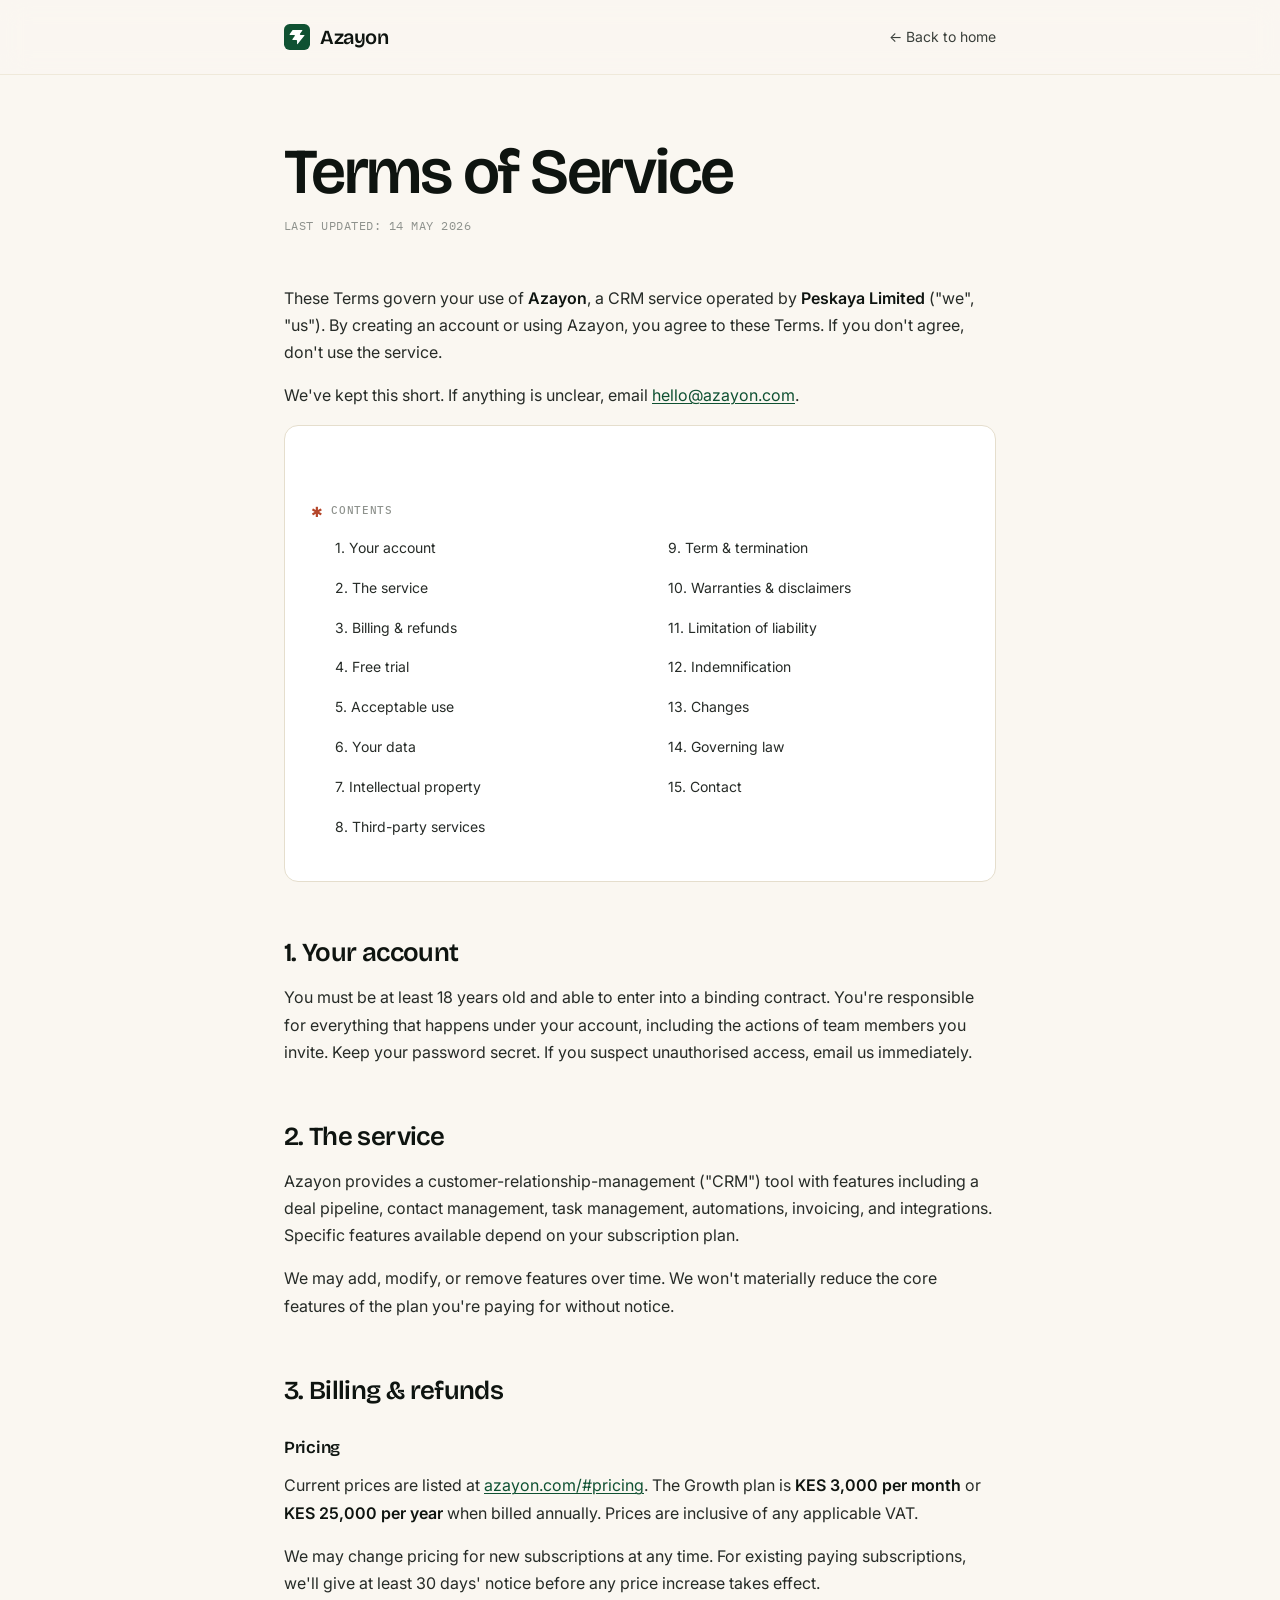
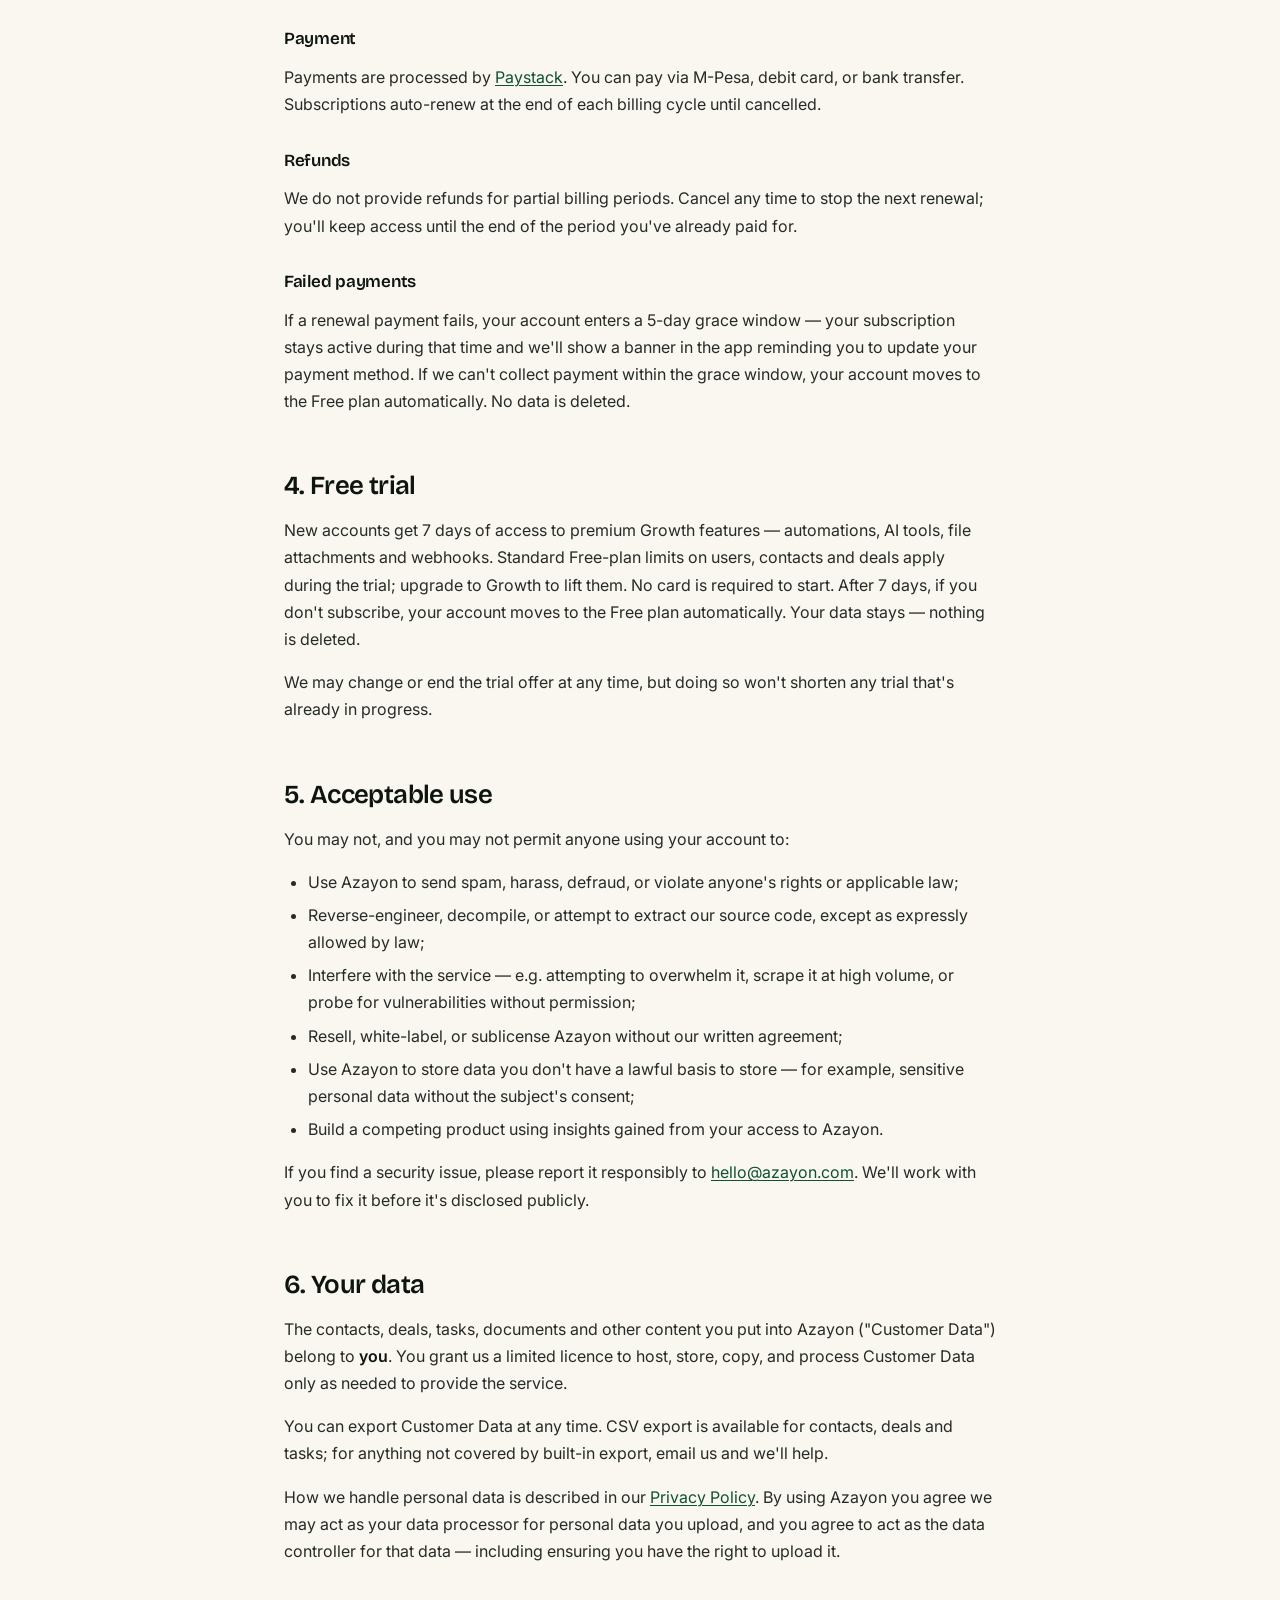
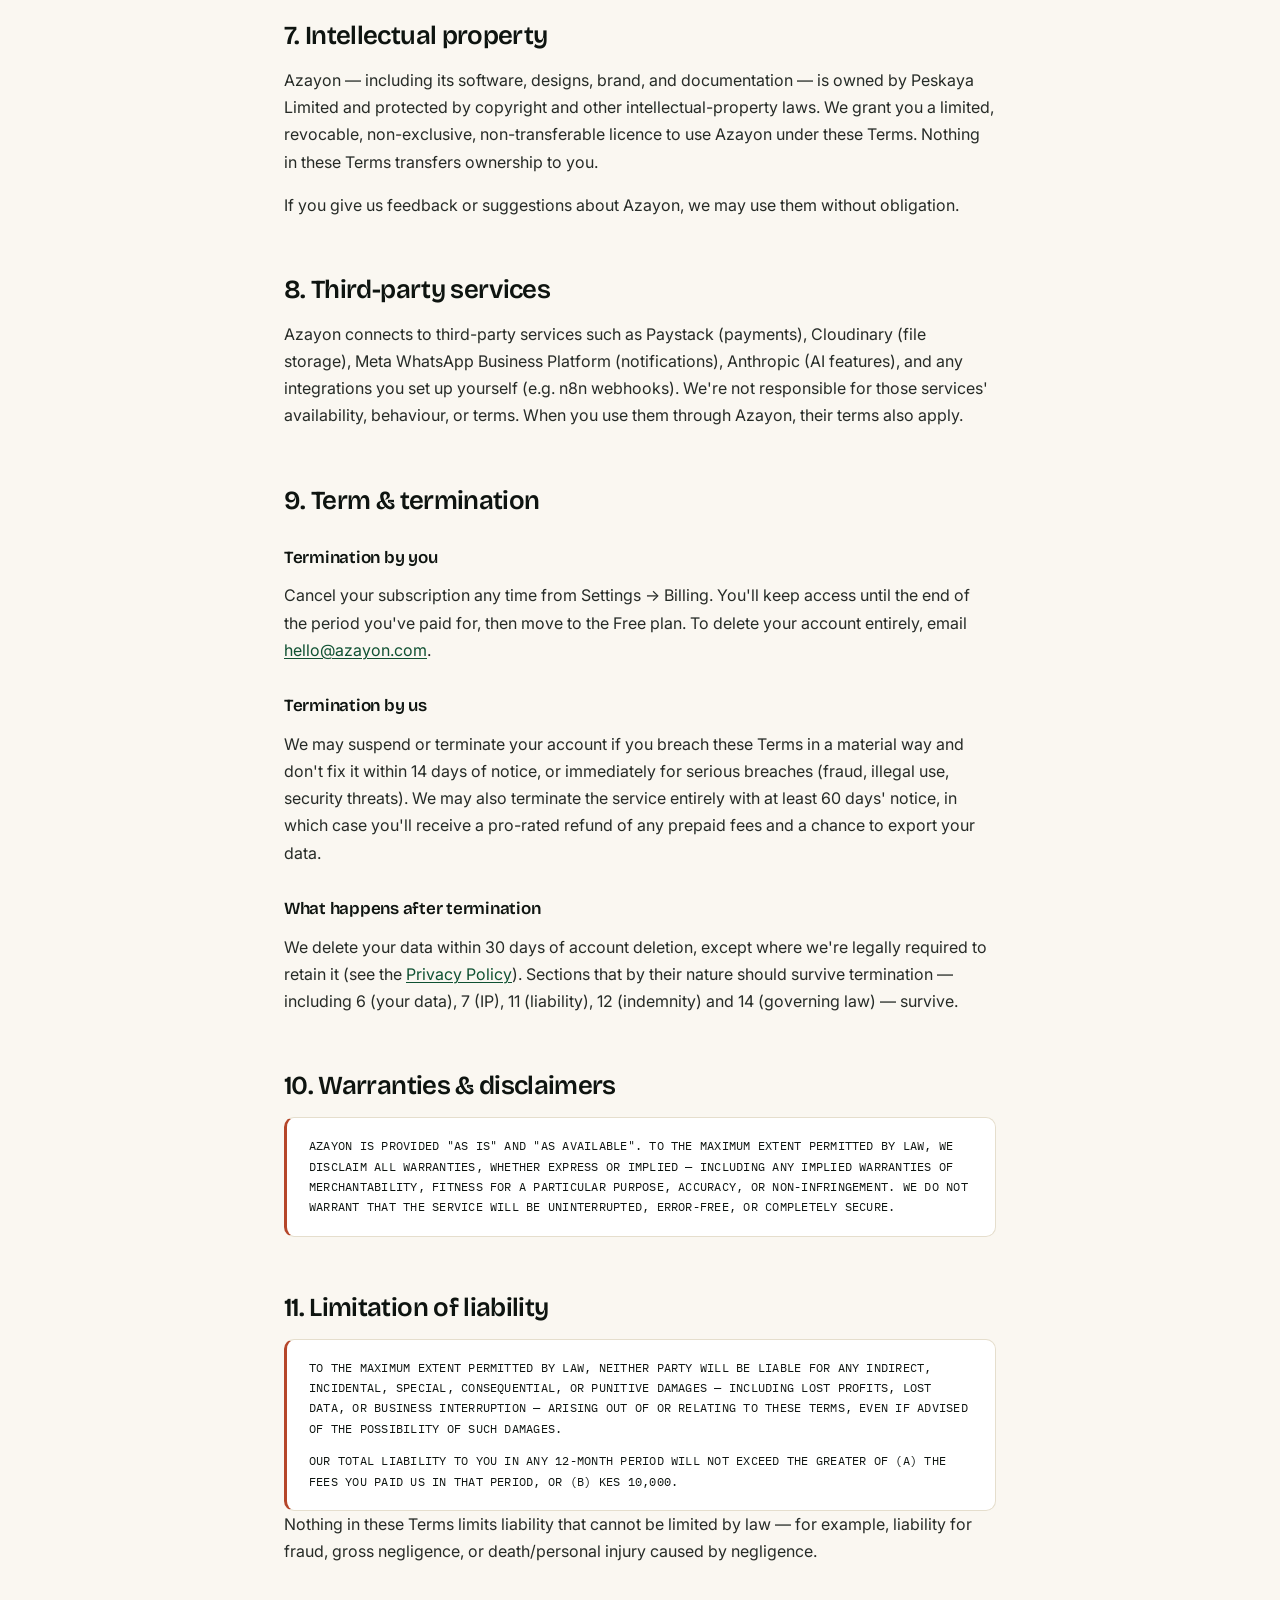
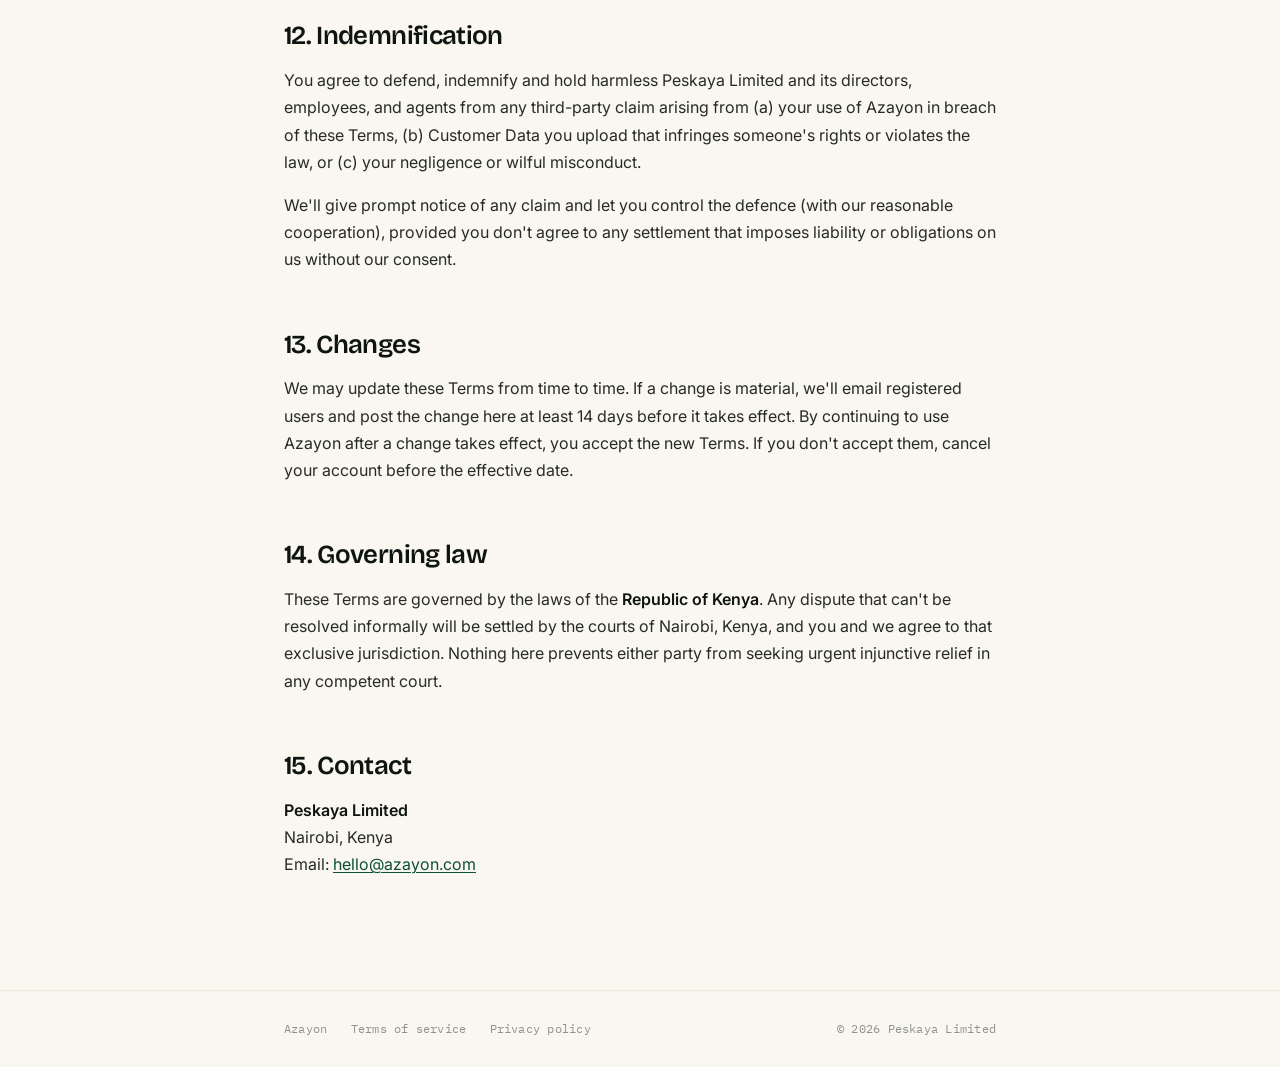
<file: terms.html>
<!--
  Terms of Service for Azayon (Peskaya Limited). NOT legal advice — have a
  Kenyan lawyer review before relying on it. Update the "Last updated" date
  whenever you make a substantive change.
-->
<!DOCTYPE html>
<html lang="en">
<head>
  <meta charset="UTF-8" />
  <meta name="viewport" content="width=device-width, initial-scale=1.0" />
  <title>Terms of Service — Azayon</title>
  <meta name="description" content="The legal terms that apply when you use Azayon, the CRM for African businesses. Operated by Peskaya Limited under the laws of Kenya." />
  <link rel="canonical" href="https://azayon.com/terms" />
  <meta name="robots" content="index, follow" />
  <meta name="theme-color" content="#0F5132" />
  <link rel="preconnect" href="https://fonts.googleapis.com" />
  <link rel="preconnect" href="https://fonts.gstatic.com" crossorigin />
  <link href="https://fonts.googleapis.com/css2?family=Bricolage+Grotesque:opsz,wght@12..96,500;12..96,600&family=IBM+Plex+Mono:wght@400;500&family=Inter:wght@400;500;600;700&display=swap" rel="stylesheet" />
  <link rel="icon" type="image/svg+xml" href="/favicon.svg" />
  <style>
    *, *::before, *::after { box-sizing: border-box; margin: 0; padding: 0; }
    :root {
      --bg:        #FAF7F1;
      --surface:   #FFFFFF;
      --ink:       #0E1410;
      --ink-2:     #262B27;
      --ink-soft:  #3A3F3B;
      --ink-muted: #8E928D;
      --border:    #E5DECD;
      --border-2:  #EFE9DA;
      --accent:    #0F5132;
      --clay:      #B5462A;
      --sans:    'Inter', system-ui, -apple-system, Segoe UI, sans-serif;
      --display: 'Bricolage Grotesque', 'Inter Tight', var(--sans);
      --mono:    'IBM Plex Mono', ui-monospace, Menlo, monospace;
    }
    body {
      font-family: var(--sans);
      background: var(--bg);
      color: var(--ink);
      line-height: 1.7;
      -webkit-font-smoothing: antialiased;
      -moz-osx-font-smoothing: grayscale;
    }
    .container { max-width: 760px; margin: 0 auto; padding: 0 24px; }

    .topbar {
      padding: 20px 0;
      border-bottom: 1px solid var(--border-2);
      background: rgba(250,247,241,0.78);
      backdrop-filter: saturate(140%) blur(14px);
      -webkit-backdrop-filter: saturate(140%) blur(14px);
      position: sticky;
      top: 0;
      z-index: 10;
    }
    .topbar .container { display: flex; align-items: center; justify-content: space-between; }

    .logo {
      font-family: var(--display);
      font-weight: 600;
      font-size: 20px;
      letter-spacing: -0.02em;
      color: var(--ink);
      text-decoration: none;
      display: inline-flex;
      align-items: center;
    }
    .logo::before {
      content: '';
      width: 26px; height: 26px;
      margin-right: 10px;
      background: url('/icon-mark.svg') center / contain no-repeat;
      flex-shrink: 0;
    }
    .logo span { color: inherit; font-style: normal; }
    .topbar a:not(.logo) {
      font-size: 14px;
      color: var(--ink-soft);
      text-decoration: none;
      transition: color .15s;
    }
    .topbar a:not(.logo):hover { color: var(--ink); }

    main { padding: 64px 0 96px; }
    main .container > h1 {
      font-family: var(--display);
      font-weight: 600;
      font-size: clamp(40px, 5.4vw, 64px);
      letter-spacing: -0.035em;
      line-height: 1.02;
      margin-bottom: 12px;
      color: var(--ink);
    }
    .last-updated {
      font-family: var(--mono);
      font-size: 12px;
      letter-spacing: 0.04em;
      color: var(--ink-muted);
      margin-bottom: 48px;
      text-transform: uppercase;
    }

    .toc {
      background: var(--surface);
      border: 1px solid var(--border);
      border-radius: 14px;
      padding: 22px 26px;
      margin-bottom: 56px;
    }
    .toc h2 {
      font-family: var(--mono);
      font-size: 11px;
      font-weight: 500;
      text-transform: uppercase;
      letter-spacing: 0.06em;
      color: var(--ink-muted);
      margin-bottom: 14px;
      display: inline-flex;
      align-items: center;
      gap: 8px;
    }
    .toc h2::before {
      content: '✱';
      color: var(--clay);
      font-family: var(--display);
      font-weight: 700;
      font-size: 14px;
      line-height: 0;
      transform: translateY(2px);
    }
    .toc ol { list-style: none; column-count: 2; column-gap: 32px; }
    @media (max-width: 600px) { .toc ol { column-count: 1; } }
    .toc li { font-size: 14px; padding: 5px 0; break-inside: avoid; }
    .toc a { color: var(--ink-2); text-decoration: none; transition: color .15s; }
    .toc a:hover { color: var(--accent); }

    main h2 {
      font-family: var(--display);
      font-weight: 600;
      font-size: 26px;
      letter-spacing: -0.025em;
      line-height: 1.15;
      margin-top: 56px;
      margin-bottom: 16px;
      scroll-margin-top: 80px;
      color: var(--ink);
    }
    main h3 {
      font-family: var(--display);
      font-weight: 600;
      font-size: 17px;
      letter-spacing: -0.015em;
      margin-top: 28px;
      margin-bottom: 10px;
      color: var(--ink);
    }
    main p, main ul, main ol { color: var(--ink-2); margin-bottom: 16px; }
    main ul, main ol { padding-left: 24px; }
    main li { margin-bottom: 6px; }
    main a { color: var(--accent); text-decoration: underline; text-decoration-thickness: 1px; text-underline-offset: 2px; }
    main strong { color: var(--ink); font-weight: 600; }

    /* Uppercase liability block — common SaaS Terms convention. */
    .legal-emphasis {
      background: var(--surface);
      border: 1px solid var(--border);
      border-left: 3px solid var(--clay);
      border-radius: 10px;
      padding: 18px 22px;
      font-family: var(--mono);
      font-size: 12px;
      line-height: 1.7;
      letter-spacing: 0.02em;
      color: var(--ink);
      text-transform: uppercase;
    }

    footer {
      border-top: 1px solid var(--border-2);
      padding: 28px 0;
      background: var(--bg);
      font-family: var(--mono);
      font-size: 11.5px;
      color: var(--ink-muted);
      letter-spacing: 0.02em;
    }
    footer .container {
      display: flex;
      justify-content: space-between;
      align-items: center;
      flex-wrap: wrap;
      gap: 16px;
    }
    footer a { color: var(--ink-muted); text-decoration: none; margin-right: 16px; transition: color .15s; }
    footer a:hover { color: var(--ink); }
  </style>
</head>
<body>

<header class="topbar">
  <div class="container">
    <a href="/" class="logo">Aza<span>yon</span></a>
    <a href="/">← Back to home</a>
  </div>
</header>

<main>
  <div class="container">
    <h1>Terms of Service</h1>
    <p class="last-updated">Last updated: 14 May 2026</p>

    <p>These Terms govern your use of <strong>Azayon</strong>, a CRM service operated by <strong>Peskaya Limited</strong> ("we", "us"). By creating an account or using Azayon, you agree to these Terms. If you don't agree, don't use the service.</p>

    <p>We've kept this short. If anything is unclear, email <a href="mailto:hello@azayon.com">hello@azayon.com</a>.</p>

    <nav class="toc" aria-label="Sections">
      <h2>Contents</h2>
      <ol>
        <li><a href="#account">1. Your account</a></li>
        <li><a href="#service">2. The service</a></li>
        <li><a href="#billing">3. Billing &amp; refunds</a></li>
        <li><a href="#trial">4. Free trial</a></li>
        <li><a href="#use">5. Acceptable use</a></li>
        <li><a href="#data">6. Your data</a></li>
        <li><a href="#ip">7. Intellectual property</a></li>
        <li><a href="#third-party">8. Third-party services</a></li>
        <li><a href="#term">9. Term &amp; termination</a></li>
        <li><a href="#warranty">10. Warranties &amp; disclaimers</a></li>
        <li><a href="#liability">11. Limitation of liability</a></li>
        <li><a href="#indemnity">12. Indemnification</a></li>
        <li><a href="#changes">13. Changes</a></li>
        <li><a href="#law">14. Governing law</a></li>
        <li><a href="#contact">15. Contact</a></li>
      </ol>
    </nav>

    <h2 id="account">1. Your account</h2>
    <p>You must be at least 18 years old and able to enter into a binding contract. You're responsible for everything that happens under your account, including the actions of team members you invite. Keep your password secret. If you suspect unauthorised access, email us immediately.</p>

    <h2 id="service">2. The service</h2>
    <p>Azayon provides a customer-relationship-management ("CRM") tool with features including a deal pipeline, contact management, task management, automations, invoicing, and integrations. Specific features available depend on your subscription plan.</p>
    <p>We may add, modify, or remove features over time. We won't materially reduce the core features of the plan you're paying for without notice.</p>

    <h2 id="billing">3. Billing &amp; refunds</h2>

    <h3>Pricing</h3>
    <p>Current prices are listed at <a href="/#pricing">azayon.com/#pricing</a>. The Growth plan is <strong>KES 3,000 per month</strong> or <strong>KES 25,000 per year</strong> when billed annually. Prices are inclusive of any applicable VAT.</p>
    <p>We may change pricing for new subscriptions at any time. For existing paying subscriptions, we'll give at least 30 days' notice before any price increase takes effect.</p>

    <h3>Payment</h3>
    <p>Payments are processed by <a href="https://paystack.com">Paystack</a>. You can pay via M-Pesa, debit card, or bank transfer. Subscriptions auto-renew at the end of each billing cycle until cancelled.</p>

    <h3>Refunds</h3>
    <p>We do not provide refunds for partial billing periods. Cancel any time to stop the next renewal; you'll keep access until the end of the period you've already paid for.</p>

    <h3>Failed payments</h3>
    <p>If a renewal payment fails, your account enters a 5-day grace window — your subscription stays active during that time and we'll show a banner in the app reminding you to update your payment method. If we can't collect payment within the grace window, your account moves to the Free plan automatically. No data is deleted.</p>

    <h2 id="trial">4. Free trial</h2>
    <p>New accounts get 7 days of access to premium Growth features — automations, AI tools, file attachments and webhooks. Standard Free-plan limits on users, contacts and deals apply during the trial; upgrade to Growth to lift them. No card is required to start. After 7 days, if you don't subscribe, your account moves to the Free plan automatically. Your data stays — nothing is deleted.</p>
    <p>We may change or end the trial offer at any time, but doing so won't shorten any trial that's already in progress.</p>

    <h2 id="use">5. Acceptable use</h2>
    <p>You may not, and you may not permit anyone using your account to:</p>
    <ul>
      <li>Use Azayon to send spam, harass, defraud, or violate anyone's rights or applicable law;</li>
      <li>Reverse-engineer, decompile, or attempt to extract our source code, except as expressly allowed by law;</li>
      <li>Interfere with the service — e.g. attempting to overwhelm it, scrape it at high volume, or probe for vulnerabilities without permission;</li>
      <li>Resell, white-label, or sublicense Azayon without our written agreement;</li>
      <li>Use Azayon to store data you don't have a lawful basis to store — for example, sensitive personal data without the subject's consent;</li>
      <li>Build a competing product using insights gained from your access to Azayon.</li>
    </ul>
    <p>If you find a security issue, please report it responsibly to <a href="mailto:hello@azayon.com">hello@azayon.com</a>. We'll work with you to fix it before it's disclosed publicly.</p>

    <h2 id="data">6. Your data</h2>
    <p>The contacts, deals, tasks, documents and other content you put into Azayon ("Customer Data") belong to <strong>you</strong>. You grant us a limited licence to host, store, copy, and process Customer Data only as needed to provide the service.</p>
    <p>You can export Customer Data at any time. CSV export is available for contacts, deals and tasks; for anything not covered by built-in export, email us and we'll help.</p>
    <p>How we handle personal data is described in our <a href="/privacy">Privacy Policy</a>. By using Azayon you agree we may act as your data processor for personal data you upload, and you agree to act as the data controller for that data — including ensuring you have the right to upload it.</p>

    <h2 id="ip">7. Intellectual property</h2>
    <p>Azayon — including its software, designs, brand, and documentation — is owned by Peskaya Limited and protected by copyright and other intellectual-property laws. We grant you a limited, revocable, non-exclusive, non-transferable licence to use Azayon under these Terms. Nothing in these Terms transfers ownership to you.</p>
    <p>If you give us feedback or suggestions about Azayon, we may use them without obligation.</p>

    <h2 id="third-party">8. Third-party services</h2>
    <p>Azayon connects to third-party services such as Paystack (payments), Cloudinary (file storage), Meta WhatsApp Business Platform (notifications), Anthropic (AI features), and any integrations you set up yourself (e.g. n8n webhooks). We're not responsible for those services' availability, behaviour, or terms. When you use them through Azayon, their terms also apply.</p>

    <h2 id="term">9. Term &amp; termination</h2>

    <h3>Termination by you</h3>
    <p>Cancel your subscription any time from Settings → Billing. You'll keep access until the end of the period you've paid for, then move to the Free plan. To delete your account entirely, email <a href="mailto:hello@azayon.com">hello@azayon.com</a>.</p>

    <h3>Termination by us</h3>
    <p>We may suspend or terminate your account if you breach these Terms in a material way and don't fix it within 14 days of notice, or immediately for serious breaches (fraud, illegal use, security threats). We may also terminate the service entirely with at least 60 days' notice, in which case you'll receive a pro-rated refund of any prepaid fees and a chance to export your data.</p>

    <h3>What happens after termination</h3>
    <p>We delete your data within 30 days of account deletion, except where we're legally required to retain it (see the <a href="/privacy#retention">Privacy Policy</a>). Sections that by their nature should survive termination — including 6 (your data), 7 (IP), 11 (liability), 12 (indemnity) and 14 (governing law) — survive.</p>

    <h2 id="warranty">10. Warranties &amp; disclaimers</h2>
    <div class="legal-emphasis">
      <p style="margin: 0; color: var(--ink);">Azayon is provided "as is" and "as available". To the maximum extent permitted by law, we disclaim all warranties, whether express or implied — including any implied warranties of merchantability, fitness for a particular purpose, accuracy, or non-infringement. We do not warrant that the service will be uninterrupted, error-free, or completely secure.</p>
    </div>

    <h2 id="liability">11. Limitation of liability</h2>
    <div class="legal-emphasis">
      <p style="margin: 0 0 12px; color: var(--ink);">To the maximum extent permitted by law, neither party will be liable for any indirect, incidental, special, consequential, or punitive damages — including lost profits, lost data, or business interruption — arising out of or relating to these Terms, even if advised of the possibility of such damages.</p>
      <p style="margin: 0; color: var(--ink);">Our total liability to you in any 12-month period will not exceed the greater of (a) the fees you paid us in that period, or (b) KES 10,000.</p>
    </div>
    <p>Nothing in these Terms limits liability that cannot be limited by law — for example, liability for fraud, gross negligence, or death/personal injury caused by negligence.</p>

    <h2 id="indemnity">12. Indemnification</h2>
    <p>You agree to defend, indemnify and hold harmless Peskaya Limited and its directors, employees, and agents from any third-party claim arising from (a) your use of Azayon in breach of these Terms, (b) Customer Data you upload that infringes someone's rights or violates the law, or (c) your negligence or wilful misconduct.</p>
    <p>We'll give prompt notice of any claim and let you control the defence (with our reasonable cooperation), provided you don't agree to any settlement that imposes liability or obligations on us without our consent.</p>

    <h2 id="changes">13. Changes</h2>
    <p>We may update these Terms from time to time. If a change is material, we'll email registered users and post the change here at least 14 days before it takes effect. By continuing to use Azayon after a change takes effect, you accept the new Terms. If you don't accept them, cancel your account before the effective date.</p>

    <h2 id="law">14. Governing law</h2>
    <p>These Terms are governed by the laws of the <strong>Republic of Kenya</strong>. Any dispute that can't be resolved informally will be settled by the courts of Nairobi, Kenya, and you and we agree to that exclusive jurisdiction. Nothing here prevents either party from seeking urgent injunctive relief in any competent court.</p>

    <h2 id="contact">15. Contact</h2>
    <p>
      <strong>Peskaya Limited</strong><br>
      Nairobi, Kenya<br>
      Email: <a href="mailto:hello@azayon.com">hello@azayon.com</a>
    </p>
  </div>
</main>

<footer>
  <div class="container">
    <div>
      <a href="/">Azayon</a>
      <a href="/terms">Terms of service</a>
      <a href="/privacy">Privacy policy</a>
    </div>
    <div>© 2026 Peskaya Limited</div>
  </div>
</footer>

</body>
</html>
</file>
<file: landing.css>
/* ─── Azayon landing-only stylesheet ──────────────────────────────────────
   Self-contained. Loaded only by index.html so the rest of the marketing
   site (about / pricing / privacy / terms) keeps its existing styles. */

*, *::before, *::after { box-sizing: border-box; margin: 0; padding: 0; }

:root {
  --bg:        #FAF7F1;
  --bg-2:      #F3EEE2;
  --surface:   #FFFFFF;
  --ink:       #0E1410;
  --ink-2:     #262B27;
  --ink-3:     #5C615C;
  --ink-4:     #8E928D;
  --rule:      #E5DECD;
  --rule-2:    #EFE9DA;

  --accent:    #0F5132;
  --accent-2:  #16A34A;
  --accent-soft: #E3ECDF;
  --clay:      #B5462A;
  --clay-soft: #F2E2D8;

  --night:     #0E1410;
  --night-2:   #1A211C;

  --sans:   'Inter', system-ui, -apple-system, Segoe UI, Roboto, sans-serif;
  --display:'Bricolage Grotesque', 'Inter Tight', var(--sans);
  --mono:   'IBM Plex Mono', ui-monospace, SFMono-Regular, Menlo, monospace;

  --r-sm: 6px;
  --r-md: 10px;
  --r-lg: 18px;
  --r-xl: 28px;

  --shadow-sm: 0 1px 0 rgba(14,20,16,0.04), 0 1px 2px rgba(14,20,16,0.04);
  --shadow-md: 0 8px 32px -8px rgba(14,20,16,0.10), 0 2px 6px rgba(14,20,16,0.04);
  --shadow-lg: 0 32px 80px -24px rgba(14,20,16,0.18), 0 8px 24px -8px rgba(14,20,16,0.06);
}

html { scroll-behavior: smooth; -webkit-text-size-adjust: 100%; }

body {
  font-family: var(--sans);
  background: var(--bg);
  color: var(--ink);
  line-height: 1.55;
  font-feature-settings: 'ss01', 'cv11';
  -webkit-font-smoothing: antialiased;
  -moz-osx-font-smoothing: grayscale;
}

img, svg, video { display: block; max-width: 100%; }
a { color: inherit; text-decoration: none; }
button { font: inherit; color: inherit; cursor: pointer; }

/* ── Layout primitives ─────────────────────────────────────────────────── */
.wrap   { max-width: 1200px; margin: 0 auto; padding: 0 28px; }
.wrap-sm{ max-width: 980px;  margin: 0 auto; padding: 0 28px; }
.eyebrow {
  font-family: var(--mono);
  font-size: 11px;
  font-weight: 500;
  letter-spacing: 0.06em;
  text-transform: uppercase;
  color: var(--ink-3);
  display: inline-flex;
  align-items: center;
  gap: 8px;
}
.eyebrow .star {
  color: var(--clay);
  font-family: var(--display);
  font-weight: 700;
  font-size: 14px;
  line-height: 0;
  transform: translateY(2px);
}
.rule { height: 1px; background: var(--rule); border: none; }
.sr-only { position: absolute; width: 1px; height: 1px; overflow: hidden; clip: rect(0,0,0,0); }

/* ── Buttons ───────────────────────────────────────────────────────────── */
.btn {
  display: inline-flex;
  align-items: center;
  justify-content: center;
  gap: 8px;
  padding: 11px 18px;
  border-radius: var(--r-md);
  font-family: var(--sans);
  font-size: 14px;
  font-weight: 600;
  letter-spacing: -0.005em;
  border: 1px solid transparent;
  transition: transform .15s ease, background .2s ease, border-color .2s ease, box-shadow .2s ease, color .2s ease;
  white-space: nowrap;
}
.btn-lg  { padding: 14px 22px; font-size: 15px; }
.btn-sm  { padding: 8px 14px;  font-size: 13px; }

.btn-primary {
  background: var(--ink);
  color: #fff;
  box-shadow: 0 1px 0 rgba(255,255,255,0.10) inset, 0 1px 2px rgba(14,20,16,0.20);
}
.btn-primary:hover { background: #1d2520; transform: translateY(-1px); }

.btn-ghost {
  background: transparent;
  color: var(--ink);
  border-color: var(--rule);
  background-color: rgba(255,255,255,0.5);
}
.btn-ghost:hover { border-color: var(--ink); background: var(--surface); }

.btn-accent {
  background: var(--accent);
  color: #fff;
}
.btn-accent:hover { background: #0c4129; transform: translateY(-1px); }

.btn-outline-light {
  background: transparent;
  color: rgba(255,255,255,0.92);
  border-color: rgba(255,255,255,0.20);
}
.btn-outline-light:hover { border-color: rgba(255,255,255,0.55); background: rgba(255,255,255,0.05); }

.btn-light {
  background: #fff;
  color: var(--ink);
}
.btn-light:hover { background: #f1ece0; transform: translateY(-1px); }

.btn .arrow {
  width: 14px; height: 14px;
  transition: transform .2s ease;
}
.btn:hover .arrow { transform: translateX(2px); }

/* ── Nav ───────────────────────────────────────────────────────────────── */
.nav {
  position: sticky;
  top: 0;
  z-index: 60;
  background: rgba(250,247,241,0.78);
  backdrop-filter: saturate(140%) blur(14px);
  -webkit-backdrop-filter: saturate(140%) blur(14px);
  border-bottom: 1px solid var(--rule-2);
}
.nav-row {
  display: flex;
  align-items: center;
  justify-content: space-between;
  height: 64px;
}
.brand {
  display: inline-flex;
  align-items: center;
  gap: 10px;
  font-family: var(--display);
  font-weight: 600;
  font-size: 20px;
  letter-spacing: -0.02em;
  color: var(--ink);
}
.brand-mark {
  width: 28px; height: 28px;
  display: inline-block;
  background: url('/icon-mark.svg') center / contain no-repeat;
  flex-shrink: 0;
}
.nav-links {
  display: flex;
  align-items: center;
  gap: 28px;
  list-style: none;
}
.nav-links a {
  font-size: 14px;
  font-weight: 500;
  color: var(--ink-3);
  position: relative;
  transition: color .15s;
}
.nav-links a:hover { color: var(--ink); }
.nav-links .live {
  display: inline-flex; align-items: center; gap: 8px;
  font-family: var(--mono); font-size: 11px; color: var(--ink-3);
  letter-spacing: 0.04em;
}
.nav-links .live::before {
  content: ''; width: 7px; height: 7px; border-radius: 50%;
  background: var(--accent-2);
  box-shadow: 0 0 0 4px rgba(22,163,74,0.18);
}
.nav-cta { display: inline-flex; align-items: center; gap: 10px; }
.nav-login { font-size: 14px; font-weight: 500; color: var(--ink-3); }
.nav-login:hover { color: var(--ink); }
.hamburger { display: none; width: 36px; height: 36px; background: transparent; border: 1px solid var(--rule); border-radius: 8px; padding: 0; }
.hamburger span { display: block; width: 16px; height: 1.5px; background: var(--ink); margin: 4px auto; border-radius: 2px; transition: .25s; }

.mobile-nav {
  display: none;
  flex-direction: column;
  gap: 2px;
  padding: 16px 28px 24px;
  background: var(--bg);
  border-top: 1px solid var(--rule-2);
}
.mobile-nav.open { display: flex; }
.mobile-nav a {
  padding: 12px 0;
  font-size: 15px;
  font-weight: 500;
  color: var(--ink-2);
  border-bottom: 1px solid var(--rule-2);
}
.mobile-nav .btn { margin-top: 12px; justify-content: center; }

/* ── Hero ──────────────────────────────────────────────────────────────── */
.hero {
  position: relative;
  padding: 64px 0 24px;
  overflow: hidden;
}
.hero::before {
  /* Faint diagonal grain — adds warmth without being noisy */
  content: '';
  position: absolute;
  inset: 0;
  background-image:
    linear-gradient(180deg, transparent 0%, rgba(229,222,205,0.0) 60%, var(--bg-2) 100%),
    radial-gradient(900px 400px at 85% 0%, rgba(15,81,50,0.06), transparent 60%);
  pointer-events: none;
}
.hero-grid {
  position: relative;
  display: grid;
  grid-template-columns: 1.15fr 1fr;
  gap: 64px;
  align-items: end;
}
.hero-eyebrow { margin-bottom: 28px; }
.hero h1 {
  font-family: var(--display);
  font-weight: 600;
  font-size: clamp(44px, 6.4vw, 84px);
  line-height: 0.98;
  letter-spacing: -0.035em;
  color: var(--ink);
  max-width: 760px;
  margin-bottom: 28px;
}
.hero h1 .accent { color: var(--accent); }
.hero h1 .strike {
  position: relative;
  white-space: nowrap;
}
.hero h1 .strike::after {
  content: '';
  position: absolute;
  left: -2px; right: -2px;
  top: 53%;
  height: 8px;
  background: var(--clay);
  transform: rotate(-2deg);
  opacity: 0.78;
  border-radius: 2px;
}
.hero-lede {
  font-size: 18.5px;
  line-height: 1.55;
  color: var(--ink-2);
  max-width: 540px;
  margin-bottom: 36px;
}
.hero-actions {
  display: inline-flex;
  align-items: center;
  gap: 12px;
  flex-wrap: wrap;
  margin-bottom: 22px;
}
.hero-meta {
  display: inline-flex;
  align-items: center;
  gap: 18px;
  flex-wrap: wrap;
  font-family: var(--mono);
  font-size: 12px;
  color: var(--ink-3);
}
.hero-meta .dot { width: 4px; height: 4px; border-radius: 50%; background: var(--ink-4); }

/* Hero side: a "live receipt" card showing the value prop */
.hero-receipt {
  background: var(--surface);
  border: 1px solid var(--rule);
  border-radius: var(--r-lg);
  padding: 22px 22px 18px;
  box-shadow: var(--shadow-md);
  position: relative;
  align-self: end;
}
.hero-receipt::before {
  content: '';
  position: absolute;
  top: -12px; right: 28px;
  width: 8px; height: 24px;
  background: repeating-linear-gradient(180deg, var(--clay) 0 4px, transparent 4px 8px);
  border-radius: 2px;
}
.receipt-row {
  display: flex; align-items: center; justify-content: space-between;
  padding: 10px 0;
  font-size: 13.5px;
  border-bottom: 1px dashed var(--rule);
}
.receipt-row:last-of-type { border-bottom: none; }
.receipt-label { color: var(--ink-3); }
.receipt-value { color: var(--ink); font-weight: 600; font-feature-settings: 'tnum'; }
.receipt-value.strike-old {
  color: var(--ink-4);
  text-decoration: line-through;
  font-weight: 500;
}
.receipt-total {
  margin-top: 10px;
  padding-top: 14px;
  border-top: 1.5px solid var(--ink);
  display: flex; align-items: baseline; justify-content: space-between;
}
.receipt-total .lbl {
  font-family: var(--mono);
  font-size: 11px;
  letter-spacing: 0.06em;
  text-transform: uppercase;
  color: var(--ink-3);
}
.receipt-total .val {
  font-family: var(--display);
  font-size: 38px;
  font-weight: 600;
  letter-spacing: -0.03em;
  line-height: 1;
}
.receipt-total .val .ccy { color: var(--ink-3); font-size: 16px; font-weight: 600; margin-right: 4px; }
.receipt-total .val .per { color: var(--ink-3); font-family: var(--sans); font-size: 13px; font-weight: 500; margin-left: 6px; }
.receipt-foot {
  margin-top: 14px;
  display: flex; align-items: center; gap: 10px;
  padding: 10px 12px;
  background: var(--accent-soft);
  border-radius: 10px;
  font-size: 12.5px;
  color: var(--accent);
  font-weight: 600;
}
.receipt-foot svg { width: 14px; height: 14px; flex-shrink: 0; }

/* ── Marquee / trust strip ─────────────────────────────────────────────── */
.marquee {
  border-top: 1px solid var(--rule-2);
  border-bottom: 1px solid var(--rule-2);
  padding: 18px 0;
  overflow: hidden;
  background: var(--bg);
}
.marquee-row {
  display: flex;
  align-items: center;
  gap: 56px;
  flex-wrap: wrap;
  justify-content: center;
}
.marquee-row .item {
  display: inline-flex;
  align-items: center;
  gap: 10px;
  font-family: var(--mono);
  font-size: 12px;
  letter-spacing: 0.04em;
  color: var(--ink-2);
}
.marquee-row .item svg { color: var(--accent); width: 14px; height: 14px; }
.marquee-row .item .num {
  font-family: var(--display);
  font-weight: 600;
  font-size: 20px;
  color: var(--ink);
  letter-spacing: -0.02em;
  margin-right: 4px;
}

/* ── Product showcase ─────────────────────────────────────────────────── */
.showcase { padding: 56px 0 96px; position: relative; }
.showcase-head {
  display: flex; align-items: end; justify-content: space-between;
  flex-wrap: wrap;
  gap: 24px;
  margin-bottom: 28px;
}
.showcase-head h2 {
  font-family: var(--display);
  font-weight: 600;
  font-size: clamp(28px, 3.5vw, 40px);
  letter-spacing: -0.025em;
  line-height: 1.05;
  max-width: 560px;
}
.showcase-head p {
  font-size: 14.5px;
  color: var(--ink-3);
  max-width: 320px;
}
.showcase-frame {
  position: relative;
  border-radius: var(--r-xl);
  background:
    linear-gradient(180deg, #fff 0%, #f9f6ee 100%);
  border: 1px solid var(--rule);
  padding: 12px 12px 0;
  box-shadow: var(--shadow-lg);
  overflow: hidden;
}
.frame-bar {
  display: flex; align-items: center; gap: 10px;
  padding: 8px 6px 14px;
}
.frame-dots { display: flex; gap: 6px; }
.frame-dots span {
  width: 11px; height: 11px;
  border-radius: 50%;
  background: var(--rule);
}
.frame-dots span:nth-child(1) { background: #f3a3a3; }
.frame-dots span:nth-child(2) { background: #f0d28a; }
.frame-dots span:nth-child(3) { background: #a3d9b3; }
.frame-url {
  margin-left: 12px;
  font-family: var(--mono);
  font-size: 12px;
  color: var(--ink-3);
  background: var(--bg-2);
  border: 1px solid var(--rule);
  border-radius: 100px;
  padding: 4px 14px;
}
.frame-url::before { content: '🔒  '; opacity: 0.5; }
.frame-tags { margin-left: auto; display: inline-flex; gap: 6px; font-family: var(--mono); font-size: 11px; }
.frame-tags span {
  padding: 4px 9px;
  border-radius: 100px;
  background: var(--bg-2);
  color: var(--ink-3);
  border: 1px solid var(--rule);
}
.showcase-media {
  display: block;
  width: 100%;
  height: auto;
  border-top-left-radius: 12px;
  border-top-right-radius: 12px;
  background: var(--bg-2);
}

/* Floating annotations on the showcase */
.annot {
  position: absolute;
  display: inline-flex;
  align-items: center;
  gap: 8px;
  padding: 8px 12px 8px 10px;
  background: var(--ink);
  color: #fff;
  border-radius: 100px;
  font-size: 12.5px;
  font-weight: 500;
  box-shadow: var(--shadow-md);
}
.annot .pip { width: 8px; height: 8px; border-radius: 50%; background: var(--accent-2); box-shadow: 0 0 0 4px rgba(22,163,74,0.25); }
.annot.left  { top: 28%; left: -18px; }
.annot.right { top: 60%; right: -10px; background: #fff; color: var(--ink); border: 1px solid var(--rule); }
.annot.right .pip { background: var(--clay); box-shadow: 0 0 0 4px rgba(181,70,42,0.18); }

/* ── Section rhythm ───────────────────────────────────────────────────── */
.section { padding: 112px 0; }
.section.tight { padding: 88px 0; }
.section-head {
  display: grid;
  grid-template-columns: 1fr 1fr;
  gap: 56px;
  margin-bottom: 56px;
  align-items: end;
}
.section-head h2 {
  font-family: var(--display);
  font-weight: 600;
  font-size: clamp(34px, 4.6vw, 56px);
  letter-spacing: -0.03em;
  line-height: 1.02;
  max-width: 540px;
}
.section-head h2 .accent { color: var(--accent); }
.section-head p {
  font-size: 17px;
  line-height: 1.6;
  color: var(--ink-2);
  max-width: 460px;
}
.section-head .eyebrow { margin-bottom: 18px; }

/* ── Features ──────────────────────────────────────────────────────────── */
.features {
  display: grid;
  grid-template-columns: repeat(12, 1fr);
  gap: 1px;
  background: var(--rule);
  border: 1px solid var(--rule);
  border-radius: var(--r-xl);
  overflow: hidden;
}
.feat {
  background: var(--surface);
  padding: 32px 28px;
  display: flex;
  flex-direction: column;
  gap: 10px;
  position: relative;
  transition: background .18s ease;
}
.feat:hover { background: #fdfcf8; }
.feat-1, .feat-2, .feat-3 { grid-column: span 4; }
.feat-4 { grid-column: span 5; }
.feat-5 { grid-column: span 4; }
.feat-6 { grid-column: span 3; }
.feat-icon {
  width: 38px; height: 38px;
  border-radius: 10px;
  background: var(--bg);
  border: 1px solid var(--rule);
  display: inline-flex;
  align-items: center;
  justify-content: center;
  color: var(--accent);
  margin-bottom: 8px;
}
.feat-icon svg { width: 18px; height: 18px; }
.feat-tag {
  position: absolute;
  top: 24px; right: 24px;
  font-family: var(--mono);
  font-size: 10px;
  letter-spacing: 0.06em;
  color: var(--ink-4);
  text-transform: uppercase;
}
.feat h3 {
  font-family: var(--display);
  font-weight: 600;
  font-size: 19px;
  letter-spacing: -0.015em;
  color: var(--ink);
}
.feat p {
  font-size: 14px;
  line-height: 1.6;
  color: var(--ink-3);
}

/* ── Steps / how-it-works ─────────────────────────────────────────────── */
.steps {
  display: grid;
  grid-template-columns: repeat(3, 1fr);
  gap: 24px;
  position: relative;
}
.steps::before {
  content: '';
  position: absolute;
  top: 22px;
  left: 6%;
  right: 6%;
  height: 1px;
  background: repeating-linear-gradient(90deg, var(--rule) 0 6px, transparent 6px 12px);
  z-index: 0;
}
.step {
  position: relative;
  background: var(--surface);
  border: 1px solid var(--rule);
  border-radius: var(--r-lg);
  padding: 28px 24px 24px;
  z-index: 1;
}
.step-num {
  display: inline-flex;
  align-items: center;
  justify-content: center;
  width: 30px; height: 30px;
  border-radius: 50%;
  background: var(--ink);
  color: #fff;
  font-family: var(--mono);
  font-size: 12px;
  font-weight: 600;
  letter-spacing: 0.02em;
  margin-bottom: 18px;
}
.step h3 {
  font-family: var(--display);
  font-weight: 600;
  font-size: 18px;
  letter-spacing: -0.015em;
  margin-bottom: 8px;
}
.step p {
  font-size: 14px;
  line-height: 1.6;
  color: var(--ink-3);
  margin-bottom: 20px;
}
.step-mock {
  background: var(--bg);
  border: 1px solid var(--rule);
  border-radius: 10px;
  padding: 12px;
  font-size: 12px;
}
.mock-row {
  display: flex; align-items: center; gap: 8px;
  padding: 6px 0;
  border-bottom: 1px solid var(--rule);
}
.mock-row:last-child { border-bottom: none; }
.mock-key {
  font-family: var(--mono);
  font-size: 11px;
  color: var(--ink-3);
  width: 78px;
}
.mock-bar { background: var(--rule-2); height: 8px; border-radius: 3px; flex: 1; }
.mock-bar.fill { background: var(--accent); opacity: 0.5; }
.mock-pill {
  font-family: var(--mono); font-size: 10px;
  padding: 2px 8px;
  border-radius: 100px;
  background: var(--accent-soft);
  color: var(--accent);
  font-weight: 600;
  letter-spacing: 0.04em;
}
.mock-mini-pipe { display: grid; grid-template-columns: repeat(3, 1fr); gap: 6px; }
.mock-col {
  background: var(--bg-2);
  border-radius: 6px;
  padding: 8px;
  font-family: var(--mono); font-size: 10px; color: var(--ink-3);
  letter-spacing: 0.04em;
  text-transform: uppercase;
}
.mock-card {
  background: var(--surface);
  border: 1px solid var(--rule);
  border-radius: 4px;
  padding: 6px 8px;
  margin-top: 6px;
  font-size: 11px;
  color: var(--ink);
  font-family: var(--sans);
  text-transform: none;
  letter-spacing: 0;
  font-weight: 500;
}
.mock-trigger, .mock-action {
  display: flex; align-items: center; gap: 8px;
  padding: 9px 10px;
  border-radius: 6px;
  font-size: 11.5px;
  font-weight: 500;
}
.mock-trigger { background: var(--clay-soft); color: var(--clay); }
.mock-action  { background: var(--accent-soft); color: var(--accent); }
.mock-arrow { text-align: center; color: var(--ink-4); font-size: 14px; margin: 4px 0; }
.mock-trigger svg, .mock-action svg { width: 12px; height: 12px; flex-shrink: 0; }

/* ── AI section ────────────────────────────────────────────────────────── */
.ai {
  background: var(--ink);
  color: #fff;
  position: relative;
  overflow: hidden;
}
.ai::before {
  content: '';
  position: absolute;
  inset: 0;
  background:
    radial-gradient(800px 400px at 80% 20%, rgba(22,163,74,0.18), transparent 60%),
    radial-gradient(600px 300px at 10% 80%, rgba(181,70,42,0.10), transparent 60%);
}
.ai-grid {
  position: relative;
  display: grid;
  grid-template-columns: 1fr 1fr;
  gap: 64px;
  align-items: center;
}
.ai .eyebrow { color: rgba(255,255,255,0.55); }
.ai .eyebrow .star { color: var(--accent-2); }
.ai h2 {
  font-family: var(--display);
  font-weight: 600;
  font-size: clamp(32px, 4vw, 50px);
  letter-spacing: -0.03em;
  line-height: 1.05;
  margin: 18px 0 18px;
}
.ai-lede { font-size: 17px; color: rgba(255,255,255,0.70); line-height: 1.6; max-width: 460px; }
.ai-list {
  list-style: none;
  margin-top: 28px;
  display: flex;
  flex-direction: column;
  gap: 4px;
}
.ai-list li {
  display: grid;
  grid-template-columns: 22px 1fr;
  gap: 14px;
  padding: 16px 0;
  border-bottom: 1px solid rgba(255,255,255,0.08);
  font-size: 14.5px;
  color: rgba(255,255,255,0.70);
}
.ai-list li:last-child { border-bottom: none; }
.ai-list strong { color: #fff; font-weight: 600; display: block; margin-bottom: 2px; }
.ai-list .check {
  width: 22px; height: 22px;
  border-radius: 50%;
  background: rgba(22,163,74,0.18);
  color: var(--accent-2);
  display: inline-flex; align-items: center; justify-content: center;
  margin-top: 1px;
}
.ai-list .check svg { width: 12px; height: 12px; }

.ai-card {
  background: rgba(255,255,255,0.04);
  border: 1px solid rgba(255,255,255,0.10);
  border-radius: var(--r-lg);
  padding: 22px;
  backdrop-filter: blur(20px);
}
.ai-card-head {
  display: flex; align-items: center; gap: 10px;
  font-family: var(--mono);
  font-size: 11px;
  letter-spacing: 0.06em;
  color: rgba(255,255,255,0.6);
  text-transform: uppercase;
  margin-bottom: 16px;
}
.ai-card-head .pip { width: 8px; height: 8px; border-radius: 50%; background: var(--accent-2); box-shadow: 0 0 0 4px rgba(22,163,74,0.25); }
.ai-prompt {
  display: flex; gap: 10px; align-items: flex-start;
  background: rgba(255,255,255,0.06);
  padding: 12px 14px;
  border-radius: 12px;
  font-size: 13.5px;
  color: rgba(255,255,255,0.85);
  margin-bottom: 14px;
}
.ai-prompt .you {
  font-family: var(--mono);
  font-size: 11px;
  color: var(--accent-2);
  letter-spacing: 0.04em;
  flex-shrink: 0;
  margin-top: 2px;
}
.ai-reply {
  background: rgba(22,163,74,0.10);
  border: 1px solid rgba(22,163,74,0.20);
  padding: 14px 16px;
  border-radius: 12px;
  font-size: 13.5px;
  line-height: 1.6;
  color: #fff;
}
.ai-reply .who {
  display: block;
  font-family: var(--mono);
  font-size: 11px;
  color: var(--accent-2);
  letter-spacing: 0.04em;
  margin-bottom: 6px;
}
.ai-reply strong { color: #fff; }

/* ── Compare ───────────────────────────────────────────────────────────── */
.compare {
  background: var(--bg-2);
  border-top: 1px solid var(--rule);
  border-bottom: 1px solid var(--rule);
}
.compare-grid {
  display: grid;
  grid-template-columns: 1fr 1fr;
  gap: 24px;
}
.compare-card {
  background: var(--surface);
  border: 1px solid var(--rule);
  border-radius: var(--r-lg);
  padding: 28px;
}
.compare-card.them {
  background: rgba(255,255,255,0.5);
}
.compare-card.us {
  background: linear-gradient(180deg, #fff, #fbfaf4);
  border-color: var(--ink);
  position: relative;
}
.compare-card.us::after {
  content: 'Azayon';
  position: absolute;
  top: -11px; right: 24px;
  background: var(--ink);
  color: #fff;
  font-family: var(--mono);
  font-size: 10px;
  letter-spacing: 0.06em;
  padding: 4px 10px;
  border-radius: 100px;
  text-transform: uppercase;
}
.compare-card h3 {
  font-family: var(--display);
  font-weight: 600;
  font-size: 22px;
  letter-spacing: -0.02em;
  margin-bottom: 4px;
}
.compare-card .who {
  font-size: 13px;
  color: var(--ink-3);
  margin-bottom: 22px;
}
.compare-card ul {
  list-style: none;
  display: flex;
  flex-direction: column;
}
.compare-card li {
  display: grid;
  grid-template-columns: 110px 1fr;
  gap: 12px;
  padding: 12px 0;
  border-top: 1px solid var(--rule);
  font-size: 14px;
}
.compare-card li:first-child { border-top: none; }
.compare-card li .k {
  font-family: var(--mono);
  font-size: 11px;
  letter-spacing: 0.04em;
  color: var(--ink-4);
  text-transform: uppercase;
}
.compare-card.them .v { color: var(--ink-3); }
.compare-card.us .v   { color: var(--ink); font-weight: 500; }

/* ── Pricing teaser ────────────────────────────────────────────────────── */
.pricing-teaser {
  text-align: center;
  padding: 96px 0;
  position: relative;
}
.pricing-teaser .price {
  font-family: var(--display);
  font-weight: 600;
  font-size: clamp(60px, 8vw, 110px);
  line-height: 1;
  letter-spacing: -0.04em;
  display: inline-block;
  margin: 24px 0 18px;
}
.pricing-teaser .price .ccy {
  font-size: 0.4em;
  vertical-align: super;
  color: var(--ink-3);
  margin-right: 8px;
  font-weight: 500;
}
.pricing-teaser .price .per {
  font-size: 0.22em;
  color: var(--ink-3);
  font-family: var(--mono);
  letter-spacing: 0.02em;
  margin-left: 12px;
  font-weight: 500;
}
.pricing-teaser .lede {
  font-size: 17px;
  color: var(--ink-2);
  max-width: 520px;
  margin: 0 auto 32px;
}
.pricing-teaser .pillrow {
  display: inline-flex;
  align-items: center;
  gap: 10px;
  background: var(--surface);
  border: 1px solid var(--rule);
  border-radius: 100px;
  padding: 6px;
  margin-bottom: 36px;
}
.pricing-teaser .pillrow .p {
  display: inline-flex; align-items: center; gap: 6px;
  font-family: var(--mono);
  font-size: 12px;
  color: var(--ink-2);
  padding: 6px 14px;
  letter-spacing: 0.02em;
}
.pricing-teaser .pillrow .p svg {
  color: var(--accent); width: 12px; height: 12px;
}
.pricing-teaser .pillrow .sep { width: 1px; height: 14px; background: var(--rule); }

/* ── Final CTA ─────────────────────────────────────────────────────────── */
.cta {
  margin: 0 28px 96px;
  background: var(--ink);
  color: #fff;
  border-radius: var(--r-xl);
  padding: 80px 56px;
  position: relative;
  overflow: hidden;
}
.cta::before {
  content: '';
  position: absolute;
  inset: 0;
  background:
    radial-gradient(400px 300px at 90% 0%, rgba(22,163,74,0.30), transparent 60%),
    radial-gradient(500px 400px at 0% 100%, rgba(181,70,42,0.18), transparent 60%);
  pointer-events: none;
}
.cta-grid {
  position: relative;
  display: grid;
  grid-template-columns: 1.1fr 1fr;
  gap: 48px;
  align-items: end;
}
.cta h2 {
  font-family: var(--display);
  font-weight: 600;
  font-size: clamp(34px, 4.4vw, 56px);
  letter-spacing: -0.03em;
  line-height: 1.02;
  max-width: 520px;
}
.cta h2 .accent { color: var(--accent-2); }
.cta-side p {
  font-size: 16px;
  color: rgba(255,255,255,0.75);
  margin-bottom: 22px;
  max-width: 360px;
}
.cta-actions {
  display: inline-flex; flex-wrap: wrap; gap: 12px;
}
.cta-meta {
  position: relative;
  margin-top: 36px;
  display: inline-flex; align-items: center; gap: 16px;
  font-family: var(--mono);
  font-size: 12px;
  color: rgba(255,255,255,0.55);
  letter-spacing: 0.04em;
}
.cta-meta .dot { width: 4px; height: 4px; border-radius: 50%; background: rgba(255,255,255,0.4); }

/* ── Footer ────────────────────────────────────────────────────────────── */
.foot { border-top: 1px solid var(--rule-2); padding: 64px 0 28px; background: var(--bg); }
.foot-row {
  display: grid;
  grid-template-columns: 1.4fr 1fr 1fr 1fr;
  gap: 56px;
  margin-bottom: 56px;
}
.foot-brand .brand { margin-bottom: 14px; }
.foot-brand p { font-size: 14px; color: var(--ink-3); line-height: 1.6; max-width: 280px; }
.foot-brand .pesk { font-size: 12.5px; color: var(--ink-4); margin-top: 10px; }
.foot-col h4 {
  font-family: var(--mono);
  font-size: 11px;
  letter-spacing: 0.06em;
  text-transform: uppercase;
  color: var(--ink-4);
  margin-bottom: 18px;
}
.foot-col a {
  display: block;
  font-size: 14px;
  color: var(--ink-2);
  padding: 6px 0;
}
.foot-col a:hover { color: var(--ink); }
.foot-bottom {
  border-top: 1px solid var(--rule-2);
  padding-top: 22px;
  display: flex; align-items: center; justify-content: space-between;
  flex-wrap: wrap;
  gap: 12px;
  font-family: var(--mono);
  font-size: 11.5px;
  color: var(--ink-4);
  letter-spacing: 0.02em;
}
.foot-bottom .made { display: inline-flex; align-items: center; gap: 8px; }

/* ── Reveal animations ─────────────────────────────────────────────────── */
.reveal { opacity: 0; transform: translateY(18px); transition: opacity .7s ease, transform .7s ease; }
.reveal.in { opacity: 1; transform: translateY(0); }
@media (prefers-reduced-motion: reduce) {
  .reveal { opacity: 1; transform: none; transition: none; }
  *, *::before, *::after { animation: none !important; transition: none !important; scroll-behavior: auto !important; }
}

/* ── Responsive ────────────────────────────────────────────────────────── */
@media (max-width: 980px) {
  .nav-links, .nav-cta { display: none; }
  .hamburger { display: block; }
  .hero { padding: 48px 0 16px; }
  .hero-grid { grid-template-columns: 1fr; gap: 48px; }
  .hero-receipt { max-width: 480px; }
  .section, .pricing-teaser { padding: 80px 0; }
  .section-head { grid-template-columns: 1fr; gap: 16px; margin-bottom: 36px; }
  .features { grid-template-columns: repeat(6, 1fr); }
  .feat-1, .feat-2, .feat-3, .feat-4, .feat-5, .feat-6 { grid-column: span 6; }
  .steps { grid-template-columns: 1fr; }
  .steps::before { display: none; }
  .ai-grid, .compare-grid, .cta-grid, .foot-row { grid-template-columns: 1fr; gap: 40px; }
  .cta { padding: 56px 28px; margin: 0 16px 64px; }
  .annot { display: none; }
}
@media (max-width: 600px) {
  .wrap, .wrap-sm { padding: 0 18px; }
  .marquee-row { gap: 24px; }
  .foot-row { grid-template-columns: 1fr 1fr; gap: 32px; }
  .foot-brand { grid-column: span 2; }
}
</file>
<file: styles.css>
/* ─── Shared marketing-site stylesheet ─────────────────────────────────────
   Used by about / pricing pages (the homepage has its own dedicated
   landing.css). Same design system as landing.css — warm paper bg,
   Bricolage Grotesque + Inter + IBM Plex Mono, emerald accent, dark ink —
   but keeps the legacy class names that the existing about/pricing HTML
   already uses so those pages don't need to be restructured. */

*, *::before, *::after { box-sizing: border-box; margin: 0; padding: 0; }

:root {
  --bg:        #FAF7F1;
  --bg-2:      #F3EEE2;
  --surface:   #FFFFFF;
  --ink:       #0E1410;
  --ink-2:     #262B27;
  --ink-soft:  #3A3F3B;
  --ink-3:     #5C615C;
  --ink-muted: #8E928D;
  --border:    #E5DECD;
  --border-2:  #EFE9DA;

  --accent:    #0F5132;
  --accent-2:  #16A34A;
  --accent-soft: #E3ECDF;
  --clay:      #B5462A;
  --clay-soft: #F2E2D8;

  /* Legacy aliases — kept so any inline style referencing these still works.
     Map to the new emerald palette so nothing renders in the old indigo. */
  --purple:       var(--accent);
  --purple-light: var(--accent-soft);
  --purple-mid:   var(--accent-2);
  --white:        var(--surface);

  --sans:    'Inter', system-ui, -apple-system, Segoe UI, Roboto, sans-serif;
  --display: 'Bricolage Grotesque', 'Inter Tight', var(--sans);
  --mono:    'IBM Plex Mono', ui-monospace, SFMono-Regular, Menlo, monospace;

  /* Legacy alias — old stylesheet used --serif. Map to display so any
     inline rule that references it gets the modern grotesque. */
  --serif:   var(--display);

  --radius:    10px;
  --radius-lg: 18px;
  --radius-xl: 28px;
}

html { scroll-behavior: smooth; -webkit-text-size-adjust: 100%; }

body {
  font-family: var(--sans);
  background: var(--bg);
  color: var(--ink);
  line-height: 1.55;
  font-feature-settings: 'ss01', 'cv11';
  -webkit-font-smoothing: antialiased;
  -moz-osx-font-smoothing: grayscale;
}
img, svg, video { display: block; max-width: 100%; }
a { color: inherit; text-decoration: none; }
button { font: inherit; color: inherit; cursor: pointer; }

/* ── Layout ────────────────────────────────────────────────────────────── */
.container { max-width: 1200px; margin: 0 auto; padding: 0 28px; }
.sr-only { position: absolute; width: 1px; height: 1px; overflow: hidden; clip: rect(0,0,0,0); }

/* ── Animations ────────────────────────────────────────────────────────── */
@keyframes fadeUp { from { opacity: 0; transform: translateY(18px); } to { opacity: 1; transform: translateY(0); } }
@keyframes fadeIn { from { opacity: 0; } to { opacity: 1; } }
.anim-1 { animation: fadeUp 0.7s ease both; }
.anim-2 { animation: fadeUp 0.7s 0.10s ease both; }
.anim-3 { animation: fadeUp 0.7s 0.20s ease both; }
.anim-4 { animation: fadeUp 0.7s 0.30s ease both; }
.anim-fade { animation: fadeIn 0.9s ease both; }
@media (prefers-reduced-motion: reduce) {
  *, *::before, *::after {
    animation-duration: 0.001s !important;
    transition-duration: 0.001s !important;
    scroll-behavior: auto !important;
  }
}

/* ── Nav ───────────────────────────────────────────────────────────────── */
nav {
  position: sticky;
  top: 0;
  z-index: 60;
  background: rgba(250,247,241,0.78);
  backdrop-filter: saturate(140%) blur(14px);
  -webkit-backdrop-filter: saturate(140%) blur(14px);
  border-bottom: 1px solid var(--border-2);
}
.nav-inner {
  display: flex;
  align-items: center;
  justify-content: space-between;
  height: 64px;
}
/* The legacy markup is `<a class="logo">Aza<span>yon</span></a>`.
   We turn this into "[brand-mark icon] Azayon" by injecting the icon via
   ::before — so the existing HTML on every page picks up the new mark
   without needing to be edited. */
.logo {
  font-family: var(--display);
  font-weight: 600;
  font-size: 20px;
  letter-spacing: -0.02em;
  color: var(--ink);
  display: inline-flex;
  align-items: center;
}
.logo::before {
  content: '';
  width: 26px; height: 26px;
  margin-right: 10px;
  background: url('/icon-mark.svg') center / contain no-repeat;
  flex-shrink: 0;
}
.logo span {
  /* Drop the old purple-italic styling. Kept as a separate span only because
     existing markup still has it — render it identical to the rest of the
     wordmark so visually it's just "Azayon". */
  color: inherit;
  font-style: normal;
}
.nav-links {
  display: flex;
  align-items: center;
  gap: 28px;
  list-style: none;
}
.nav-links a {
  font-size: 14px;
  font-weight: 500;
  color: var(--ink-3);
  transition: color 0.15s;
}
.nav-links a:hover,
.nav-links a[aria-current="page"] { color: var(--ink); }
.nav-cta { display: flex; align-items: center; gap: 10px; }
.nav-login {
  font-size: 14px;
  font-weight: 500;
  color: var(--ink-3);
  transition: color 0.15s;
}
.nav-login:hover { color: var(--ink); }

/* ── Buttons ───────────────────────────────────────────────────────────── */
.btn {
  display: inline-flex;
  align-items: center;
  justify-content: center;
  gap: 8px;
  padding: 11px 18px;
  border-radius: var(--radius);
  font-family: var(--sans);
  font-size: 14px;
  font-weight: 600;
  letter-spacing: -0.005em;
  border: 1px solid transparent;
  cursor: pointer;
  transition: transform .15s ease, background .2s ease, border-color .2s ease, box-shadow .2s ease, color .2s ease;
  white-space: nowrap;
}
.btn-lg { padding: 14px 22px; font-size: 15px; }
.btn-primary {
  background: var(--ink);
  color: #fff;
  box-shadow: 0 1px 0 rgba(255,255,255,0.10) inset, 0 1px 2px rgba(14,20,16,0.20);
}
.btn-primary:hover { background: #1d2520; transform: translateY(-1px); }
.btn-outline {
  background: transparent;
  color: var(--accent);
  border-color: var(--accent);
}
.btn-outline:hover { background: var(--accent); color: #fff; }
.btn-ghost {
  background: rgba(255,255,255,0.5);
  color: var(--ink);
  border-color: var(--border);
}
.btn-ghost:hover { border-color: var(--ink); background: var(--surface); }
.btn-white {
  background: #fff;
  color: var(--ink);
}
.btn-white:hover { background: #f1ece0; transform: translateY(-1px); }
.btn-dark-outline {
  background: transparent;
  color: rgba(255,255,255,0.92);
  border-color: rgba(255,255,255,0.22);
}
.btn-dark-outline:hover { border-color: rgba(255,255,255,0.55); background: rgba(255,255,255,0.05); }

/* ── Hamburger / mobile nav ───────────────────────────────────────────── */
.hamburger {
  display: none;
  width: 36px; height: 36px;
  background: transparent;
  border: 1px solid var(--border);
  border-radius: 8px;
  padding: 0;
}
.hamburger span {
  display: block;
  width: 16px; height: 1.5px;
  background: var(--ink);
  margin: 4px auto;
  border-radius: 2px;
  transition: .25s;
}
.mobile-nav {
  display: none;
  flex-direction: column;
  gap: 2px;
  padding: 16px 28px 24px;
  background: var(--bg);
  border-top: 1px solid var(--border-2);
}
.mobile-nav.open { display: flex; }
.mobile-nav a {
  padding: 12px 0;
  font-size: 15px;
  font-weight: 500;
  color: var(--ink-2);
  border-bottom: 1px solid var(--border-2);
}
.mobile-nav a:last-child { border-bottom: none; }
.mobile-nav .btn { margin-top: 12px; justify-content: center; }

/* ── Section heading primitives ───────────────────────────────────────── */
/* Section-label is the small uppercase label above section titles.
   Restyled as the asterisk-marker mono eyebrow used on the new homepage. */
.section-label {
  font-family: var(--mono);
  font-size: 11px;
  font-weight: 500;
  letter-spacing: 0.06em;
  text-transform: uppercase;
  color: var(--ink-3);
  margin-bottom: 18px;
  display: inline-flex;
  align-items: center;
  gap: 8px;
}
.section-label::before {
  content: '✱';
  color: var(--clay);
  font-family: var(--display);
  font-weight: 700;
  font-size: 14px;
  line-height: 0;
  transform: translateY(2px);
}
.section-title {
  font-family: var(--display);
  font-weight: 600;
  font-size: clamp(34px, 4.6vw, 56px);
  letter-spacing: -0.03em;
  line-height: 1.04;
  color: var(--ink);
  max-width: 620px;
  margin-bottom: 16px;
}
/* The legacy markup uses <em> inside section titles for an italic-purple
   accent. We keep using <em> as the hook but render it as a non-italic
   emerald accent so it matches the new design language. */
.section-title em,
h1 em, h2 em {
  font-style: normal;
  color: var(--accent);
}
.section-sub {
  font-size: 17px;
  color: var(--ink-2);
  max-width: 620px;
  line-height: 1.6;
}

/* ── About page ───────────────────────────────────────────────────────── */
.about-hero {
  padding: 96px 0 64px;
  border-bottom: 1px solid var(--border-2);
  position: relative;
  overflow: hidden;
}
.about-hero::before {
  content: '';
  position: absolute;
  inset: 0;
  background: radial-gradient(900px 400px at 80% 0%, rgba(15,81,50,0.06), transparent 60%);
  pointer-events: none;
}
.about-hero .container { position: relative; }
.about-hero h1 {
  font-family: var(--display);
  font-weight: 600;
  font-size: clamp(44px, 6vw, 84px);
  letter-spacing: -0.035em;
  line-height: 0.98;
  margin-bottom: 24px;
}
.about-hero h1 em {
  font-style: normal;
  color: var(--accent);
}
.about-hero p {
  font-size: 18.5px;
  color: var(--ink-2);
  max-width: 620px;
  line-height: 1.6;
}

.about-grid {
  display: grid;
  grid-template-columns: 1fr 1fr;
  gap: 80px;
  align-items: start;
  padding: 80px 0 32px;
}
.about-text h2 {
  font-family: var(--display);
  font-weight: 600;
  font-size: 30px;
  letter-spacing: -0.025em;
  line-height: 1.1;
  margin-bottom: 16px;
}
.about-text p {
  font-size: 16px;
  color: var(--ink-2);
  line-height: 1.7;
  margin-bottom: 16px;
}

/* Value cards — replace the old emoji+round container with a clean tile.
   Value icons keep working with the existing emoji markup, but you can also
   put inline SVG inside .value-icon and it'll render as a Lucide-style chip. */
.values-grid {
  display: grid;
  grid-template-columns: repeat(4, 1fr);
  gap: 1px;
  background: var(--border);
  border: 1px solid var(--border);
  border-radius: var(--radius-xl);
  overflow: hidden;
  margin-top: 48px;
}
.value-card {
  background: var(--surface);
  padding: 28px 24px;
  display: flex;
  flex-direction: column;
  gap: 10px;
  transition: background .18s ease;
}
.value-card:hover { background: #fdfcf8; }
.value-icon {
  width: 38px; height: 38px;
  border-radius: 10px;
  background: var(--bg);
  border: 1px solid var(--border);
  display: inline-flex;
  align-items: center;
  justify-content: center;
  color: var(--accent);
  font-size: 18px;
  margin-bottom: 8px;
}
.value-icon svg { width: 18px; height: 18px; }
.value-card h3 {
  font-family: var(--display);
  font-weight: 600;
  font-size: 17px;
  letter-spacing: -0.015em;
  margin-bottom: 4px;
}
.value-card p {
  font-size: 14px;
  color: var(--ink-3);
  line-height: 1.6;
}

.team-section {
  padding: 96px 0;
  border-top: 1px solid var(--border-2);
}

/* ── Pricing page ─────────────────────────────────────────────────────── */
#pricing {
  padding: 96px 0;
  border-bottom: 1px solid var(--border-2);
}
.pricing-header { text-align: center; margin-bottom: 56px; }
.pricing-header .section-label { justify-content: center; }
.pricing-header h1 {
  font-family: var(--display);
  font-weight: 600;
  font-size: clamp(44px, 5vw, 64px);
  letter-spacing: -0.03em;
  line-height: 1.02;
  margin: 0 auto 16px;
  max-width: 720px;
}
.pricing-header h1 em { font-style: normal; color: var(--accent); }
.pricing-header > p {
  font-size: 17px;
  color: var(--ink-2);
  line-height: 1.6;
  max-width: 540px;
  margin: 0 auto;
}

.pricing-toggle {
  display: inline-flex;
  align-items: center;
  gap: 4px;
  background: var(--surface);
  border: 1px solid var(--border);
  border-radius: 100px;
  padding: 4px;
  margin-top: 28px;
}
.toggle-btn {
  padding: 8px 18px;
  border-radius: 100px;
  font-size: 13px;
  font-weight: 600;
  border: none;
  background: transparent;
  color: var(--ink-3);
  transition: all 0.2s;
  font-family: var(--sans);
  display: inline-flex;
  align-items: center;
  gap: 6px;
}
.toggle-btn.active {
  background: var(--ink);
  color: #fff;
}
.save-badge {
  background: var(--accent-soft);
  color: var(--accent);
  font-family: var(--mono);
  font-size: 10px;
  font-weight: 600;
  padding: 2px 7px;
  border-radius: 100px;
  letter-spacing: 0.04em;
}
.toggle-btn.active .save-badge {
  background: rgba(255,255,255,0.15);
  color: #fff;
}

.pricing-grid {
  display: grid;
  grid-template-columns: repeat(2, 1fr);
  gap: 24px;
  max-width: 760px;
  margin: 0 auto;
}
.price-card {
  border: 1px solid var(--border);
  border-radius: var(--radius-lg);
  padding: 36px 32px;
  background: var(--surface);
  position: relative;
  transition: transform 0.2s, box-shadow 0.2s;
  display: flex;
  flex-direction: column;
}
.price-card:hover {
  transform: translateY(-4px);
  box-shadow: 0 20px 60px rgba(14,20,16,0.08);
}
.price-card.featured {
  background: var(--ink);
  color: #fff;
  border-color: var(--ink);
}
.price-card.featured:hover {
  box-shadow: 0 32px 80px -24px rgba(14,20,16,0.4);
}
.price-badge {
  position: absolute;
  top: -11px;
  left: 50%;
  transform: translateX(-50%);
  background: var(--accent);
  color: #fff;
  font-family: var(--mono);
  font-size: 10px;
  font-weight: 600;
  padding: 4px 12px;
  border-radius: 100px;
  letter-spacing: 0.06em;
  text-transform: uppercase;
  white-space: nowrap;
}
.price-name {
  font-family: var(--mono);
  font-size: 11px;
  font-weight: 500;
  text-transform: uppercase;
  letter-spacing: 0.08em;
  color: var(--ink-muted);
  margin-bottom: 14px;
}
.price-card.featured .price-name { color: rgba(255,255,255,0.6); }

.price-amount {
  font-family: var(--display);
  font-weight: 600;
  font-size: 56px;
  line-height: 1;
  letter-spacing: -0.03em;
  margin-bottom: 6px;
}
.price-amount sup {
  font-size: 18px;
  vertical-align: super;
  font-family: var(--sans);
  font-weight: 500;
  color: var(--ink-muted);
  margin-right: 4px;
}
.price-card.featured .price-amount sup { color: rgba(255,255,255,0.55); }

.price-period {
  font-family: var(--mono);
  font-size: 12px;
  color: var(--ink-muted);
  margin-bottom: 24px;
  letter-spacing: 0.02em;
}
.price-card.featured .price-period { color: rgba(255,255,255,0.55); }

.price-divider {
  height: 1px;
  background: var(--border);
  margin-bottom: 24px;
}
.price-card.featured .price-divider {
  background: rgba(255,255,255,0.10);
}

.price-features {
  list-style: none;
  margin-bottom: 32px;
  flex-grow: 1;
}
.price-features li {
  display: flex;
  align-items: flex-start;
  gap: 10px;
  font-size: 14px;
  color: var(--ink-2);
  padding: 7px 0;
  line-height: 1.5;
}
.price-card.featured .price-features li { color: rgba(255,255,255,0.85); }
.price-features li .tick {
  color: var(--accent);
  font-weight: 700;
  flex-shrink: 0;
  font-size: 13px;
  margin-top: 2px;
}
.price-card.featured .price-features li .tick { color: var(--accent-2); }
.price-features li .cross {
  color: var(--ink-muted);
  flex-shrink: 0;
  font-size: 13px;
  margin-top: 2px;
}

/* The featured price card uses .btn-primary; on a dark-ink card, invert it
   so the CTA reads as "primary action on a dark surface" (white pill). */
.price-card.featured .btn-primary {
  background: #fff;
  color: var(--ink);
  box-shadow: 0 1px 0 rgba(255,255,255,0.10) inset, 0 1px 2px rgba(0,0,0,0.10);
}
.price-card.featured .btn-primary:hover { background: #f1ece0; }

.founding-note {
  text-align: center;
  margin-top: 32px;
  font-size: 14px;
  color: var(--ink-3);
}
.founding-note strong { color: var(--ink); }

/* ── FAQ ──────────────────────────────────────────────────────────────── */
.faq-wrap {
  max-width: 720px;
  margin: 96px auto 0;
}
.faq-wrap h2 {
  font-family: var(--display);
  font-weight: 600;
  font-size: clamp(28px, 3.6vw, 40px);
  letter-spacing: -0.025em;
  text-align: center;
  margin-bottom: 32px;
}
.faq-wrap h2 em { font-style: normal; color: var(--accent); }
.faq-list {
  display: flex;
  flex-direction: column;
  border: 1px solid var(--border);
  border-radius: var(--radius-lg);
  overflow: hidden;
  background: var(--surface);
}
.faq-item {
  padding: 24px 28px;
  border-bottom: 1px solid var(--border);
}
.faq-item:last-child { border-bottom: none; }
.faq-item p:first-child {
  font-family: var(--display);
  font-weight: 600;
  font-size: 16px;
  letter-spacing: -0.01em;
  margin-bottom: 8px;
  color: var(--ink);
}
.faq-item p:last-child {
  font-size: 14.5px;
  color: var(--ink-2);
  line-height: 1.6;
}
.faq-item a { color: var(--accent); }

/* ── CTA banner (used on about + pricing) ─────────────────────────────── */
.cta-banner {
  margin: 0 28px 96px;
  background: var(--ink);
  color: #fff;
  border-radius: var(--radius-xl);
  padding: 80px 48px;
  text-align: center;
  position: relative;
  overflow: hidden;
}
.cta-banner::before {
  content: '';
  position: absolute;
  inset: 0;
  background:
    radial-gradient(400px 300px at 90% 0%, rgba(22,163,74,0.30), transparent 60%),
    radial-gradient(500px 400px at 0% 100%, rgba(181,70,42,0.18), transparent 60%);
  pointer-events: none;
}
.cta-banner h2 {
  font-family: var(--display);
  font-weight: 600;
  font-size: clamp(34px, 4.4vw, 52px);
  letter-spacing: -0.03em;
  line-height: 1.04;
  margin-bottom: 18px;
  position: relative;
  z-index: 1;
}
.cta-banner h2 em {
  font-style: normal;
  color: var(--accent-2);
}
.cta-banner p {
  font-size: 16px;
  color: rgba(255,255,255,0.65);
  margin-bottom: 32px;
  position: relative;
  z-index: 1;
}
.cta-banner .actions {
  display: inline-flex;
  align-items: center;
  justify-content: center;
  gap: 12px;
  flex-wrap: wrap;
  position: relative;
  z-index: 1;
}

/* ── Footer ───────────────────────────────────────────────────────────── */
footer {
  border-top: 1px solid var(--border-2);
  padding: 64px 0 28px;
  background: var(--bg);
}
.footer-inner {
  display: grid;
  grid-template-columns: 1.4fr 1fr 1fr 1fr;
  gap: 56px;
  margin-bottom: 56px;
}
.footer-brand .logo { margin-bottom: 14px; }
.footer-brand p {
  font-size: 14px;
  color: var(--ink-3);
  line-height: 1.6;
  max-width: 280px;
  margin-top: 4px;
}
.footer-col h4 {
  font-family: var(--mono);
  font-size: 11px;
  font-weight: 500;
  text-transform: uppercase;
  letter-spacing: 0.06em;
  color: var(--ink-muted);
  margin-bottom: 18px;
}
.footer-col a {
  display: block;
  font-size: 14px;
  color: var(--ink-2);
  padding: 6px 0;
  transition: color .15s;
}
.footer-col a:hover { color: var(--ink); }

.footer-bottom {
  border-top: 1px solid var(--border-2);
  padding-top: 22px;
  display: flex;
  align-items: center;
  justify-content: space-between;
  flex-wrap: wrap;
  gap: 12px;
  font-family: var(--mono);
  font-size: 11.5px;
  color: var(--ink-muted);
  letter-spacing: 0.02em;
}
.footer-bottom p { font-size: inherit; color: inherit; }
.footer-bottom a { color: var(--ink-muted); }
.footer-bottom a:hover { color: var(--ink); }

/* ── Responsive ───────────────────────────────────────────────────────── */
@media (max-width: 980px) {
  .nav-links, .nav-cta { display: none; }
  .hamburger { display: block; }
  .about-hero { padding: 64px 0 48px; }
  .about-grid { grid-template-columns: 1fr; gap: 40px; padding: 64px 0 16px; }
  .values-grid { grid-template-columns: repeat(2, 1fr); }
  .pricing-grid { grid-template-columns: 1fr; max-width: 440px; }
  .footer-inner { grid-template-columns: 1fr 1fr; }
  .cta-banner { padding: 56px 28px; margin: 0 16px 64px; }
}
@media (max-width: 600px) {
  .container { padding: 0 18px; }
  .footer-inner { grid-template-columns: 1fr; gap: 32px; }
  .footer-bottom { flex-direction: column; text-align: center; }
  .values-grid { grid-template-columns: 1fr; }
}
</file>
